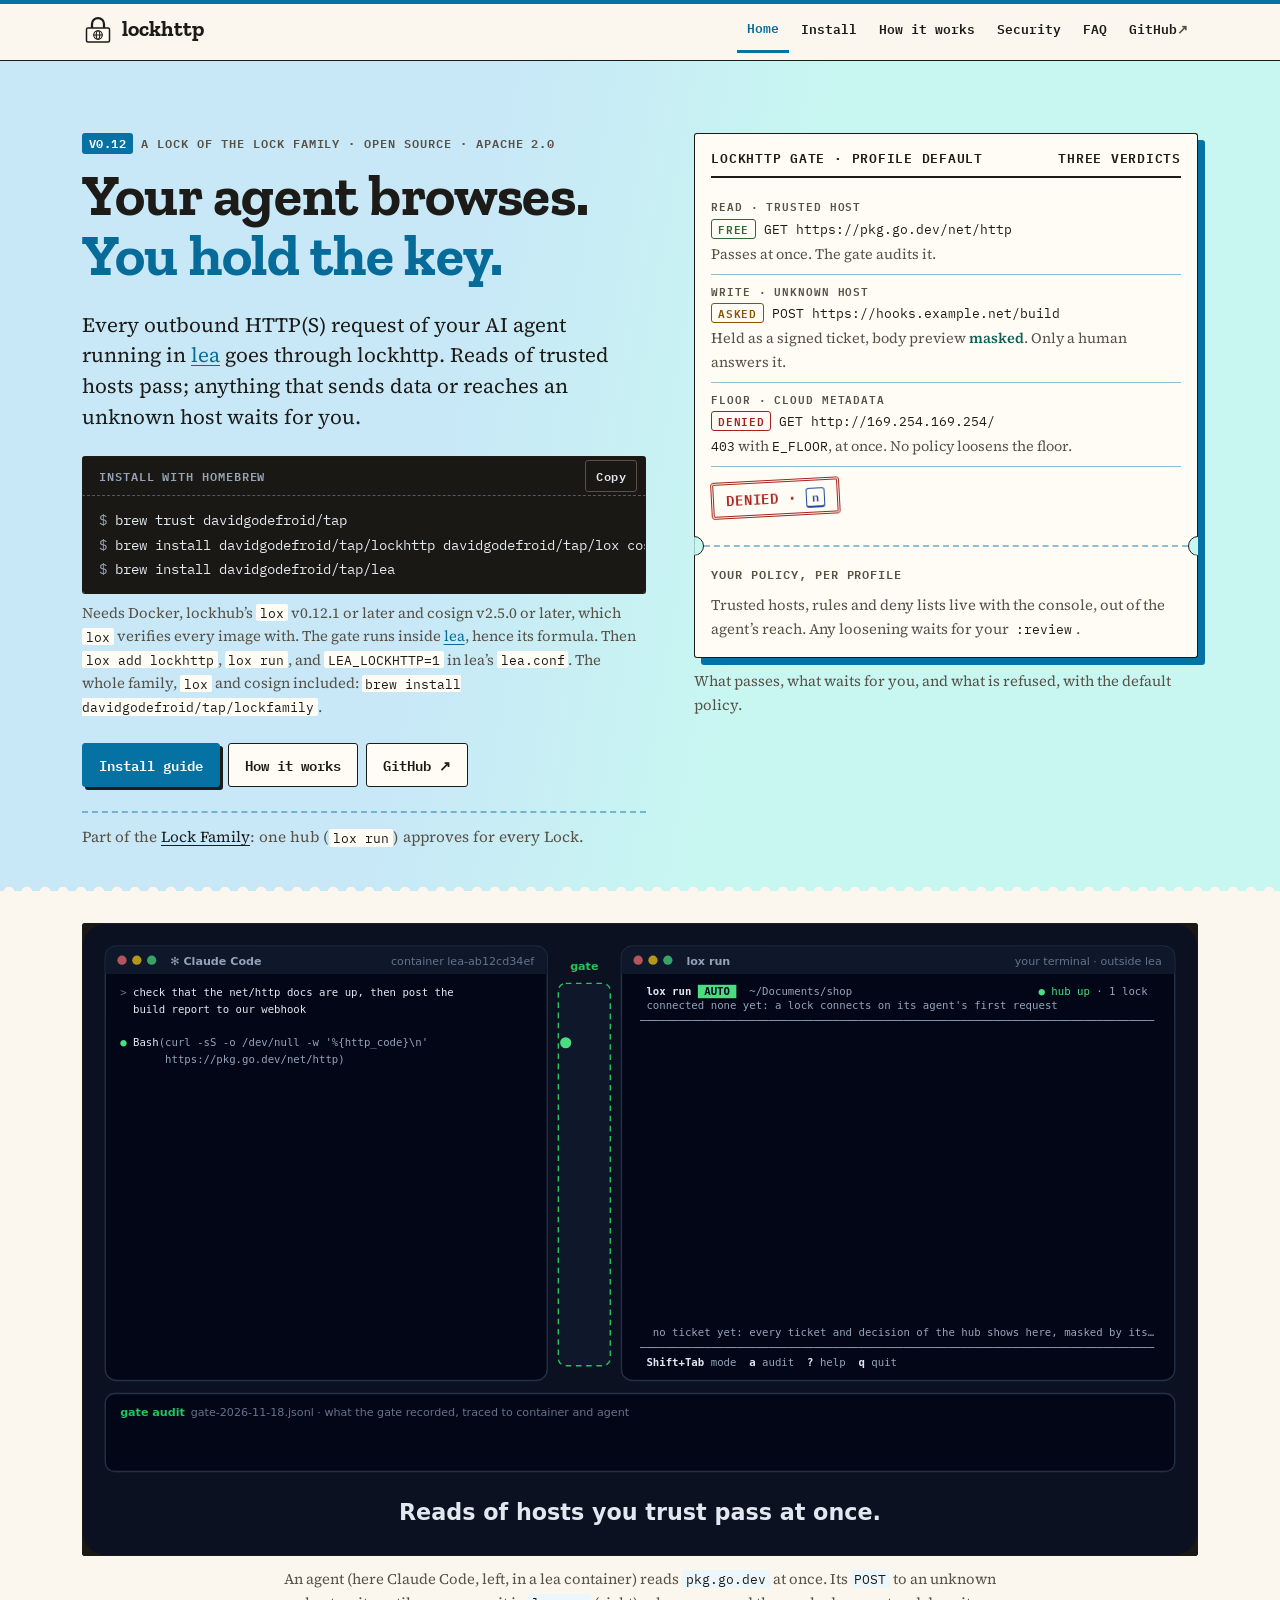
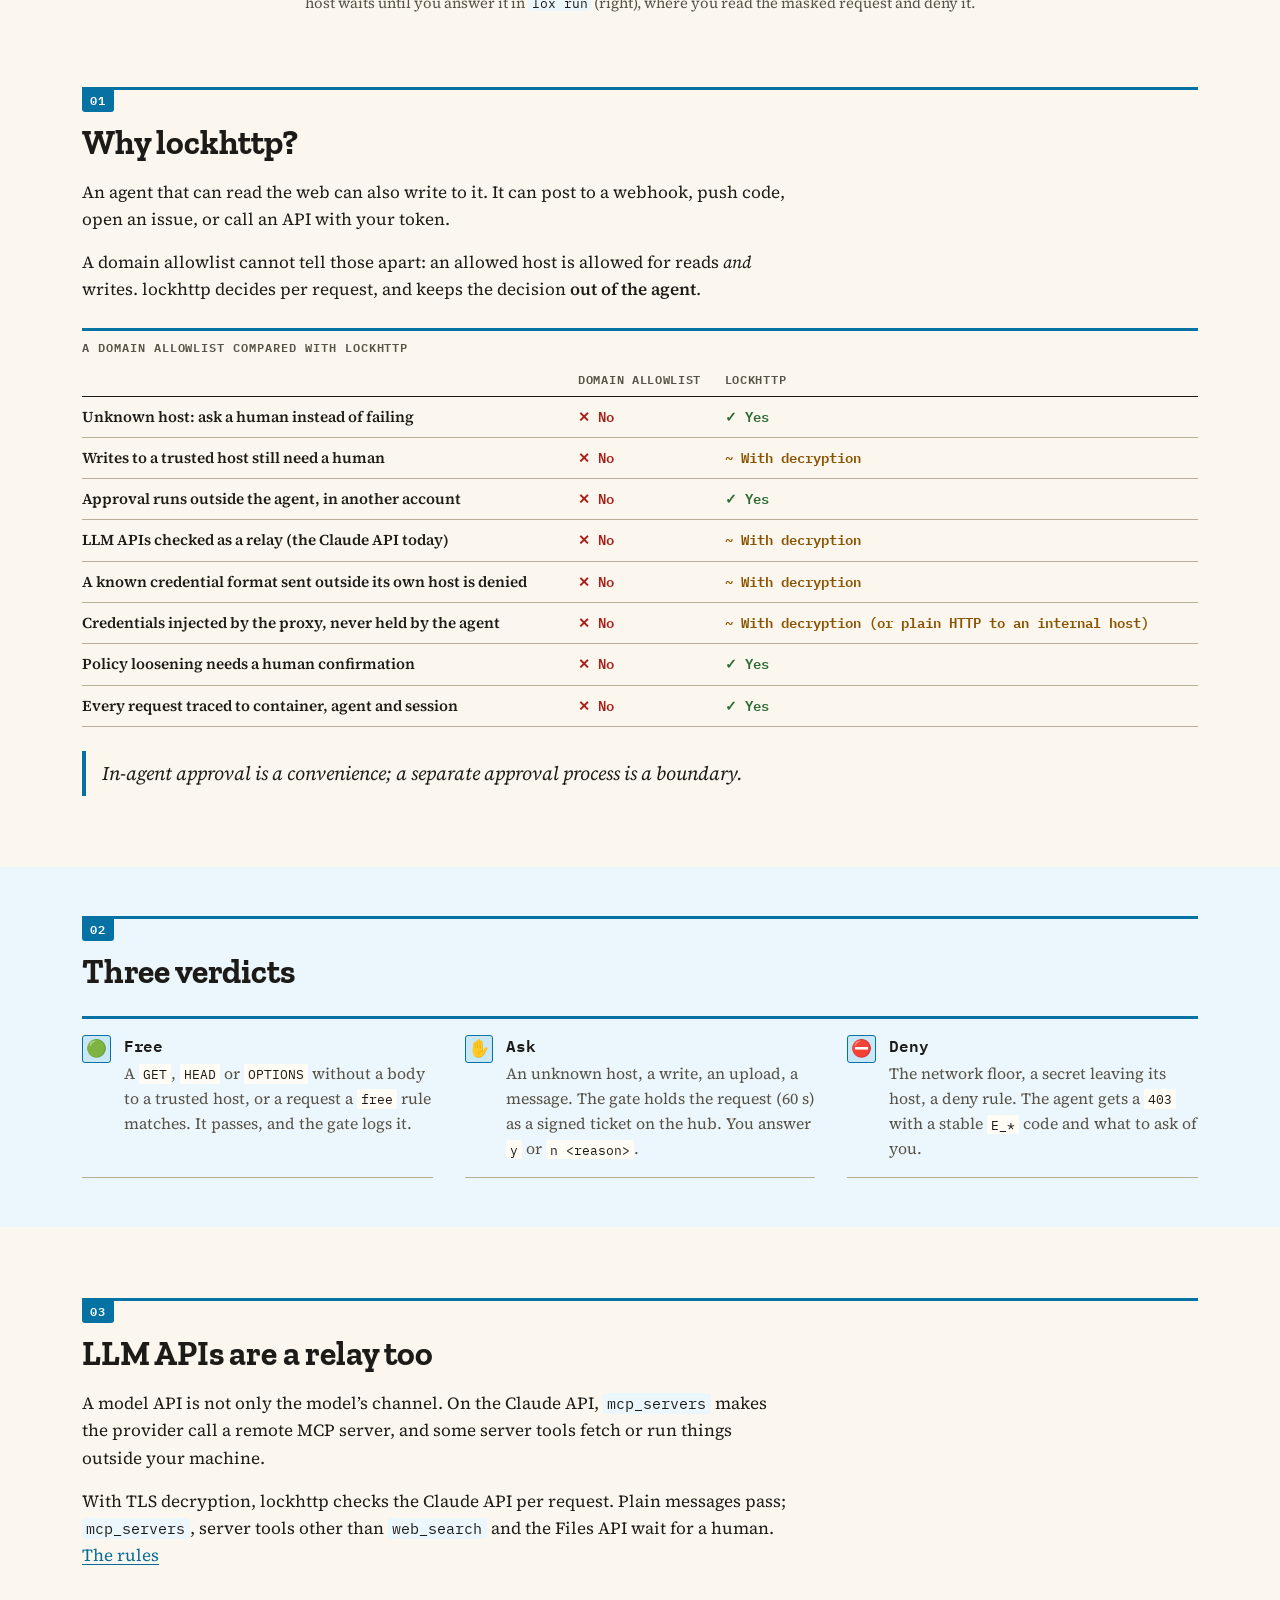
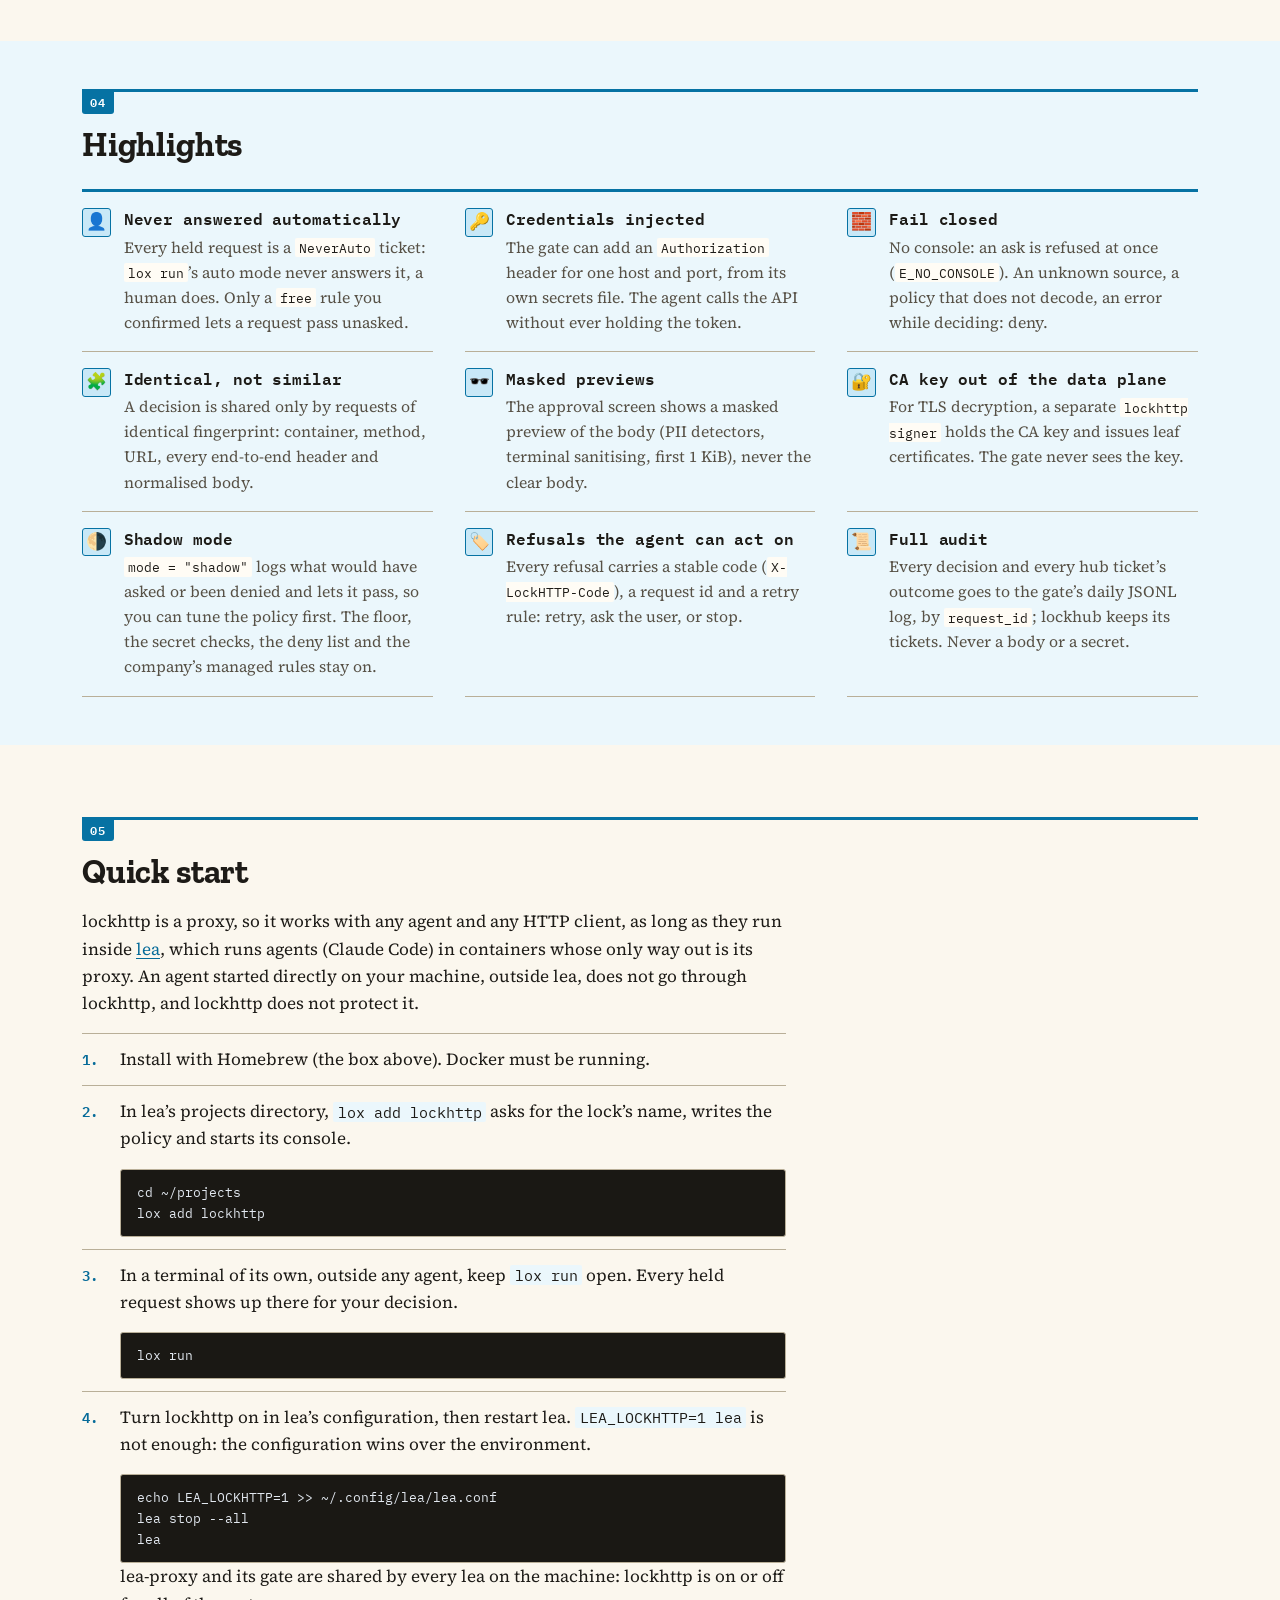
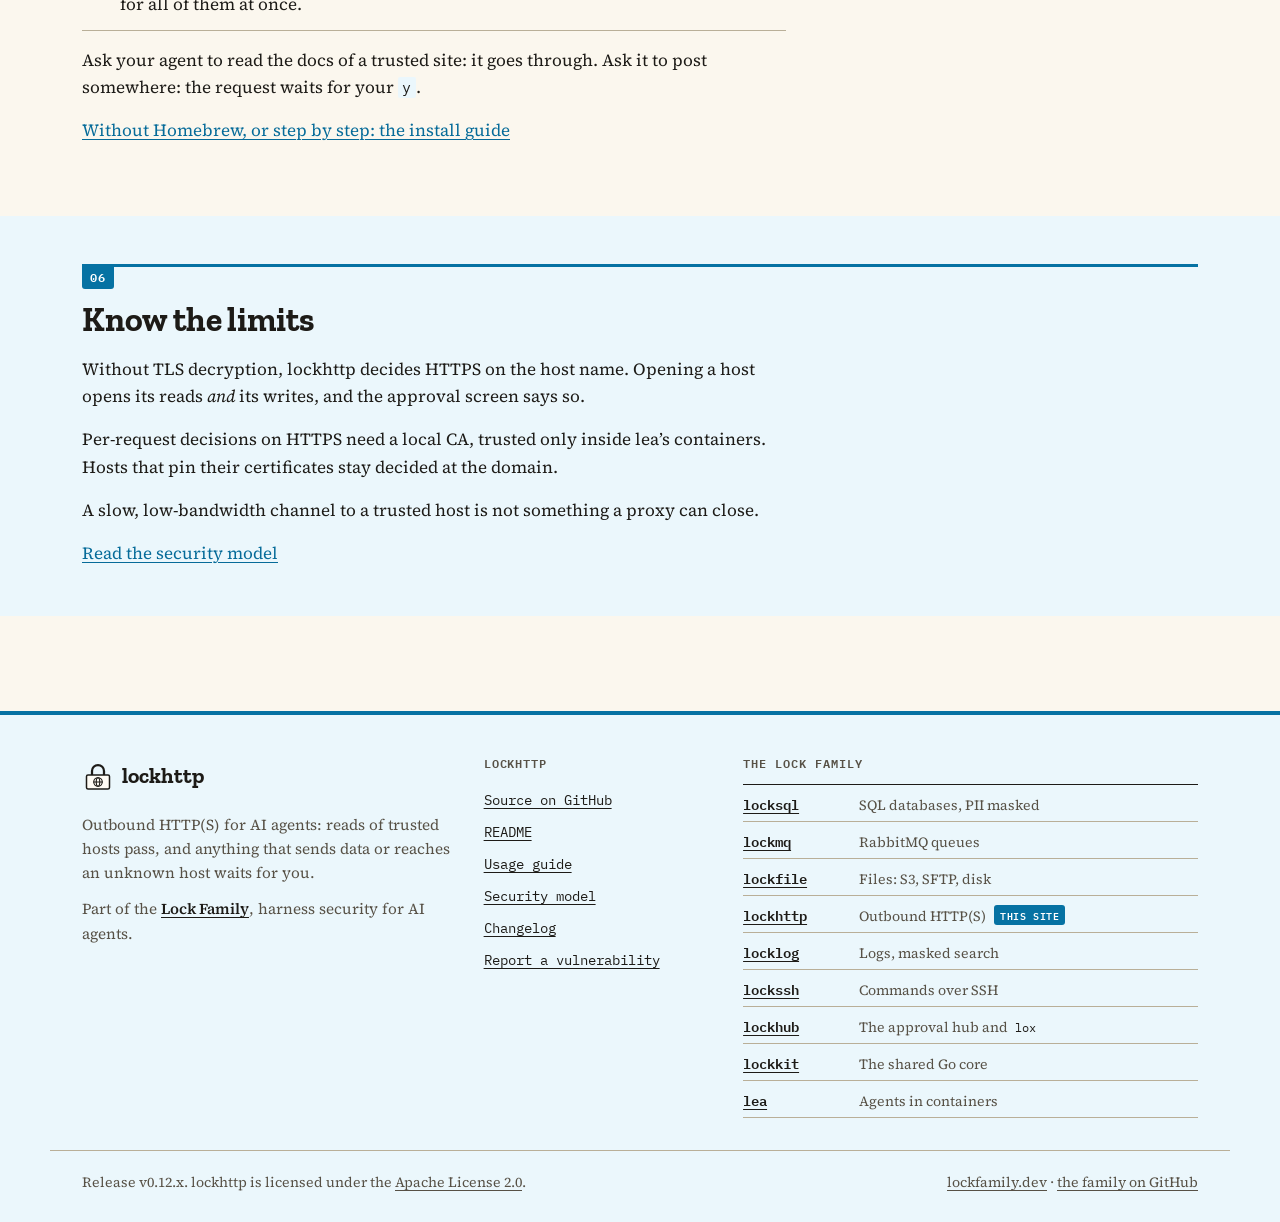
<file: site/index.html>
<!doctype html>
<html lang="en" data-accent="lockhttp">
<head>
  <meta charset="utf-8">
  <meta name="viewport" content="width=device-width, initial-scale=1">
  <title>lockhttp: your agent browses, you hold the key</title>
  <meta name="description" content="lockhttp is the proxy every outbound HTTP(S) request of an AI agent running in lea goes through: reads of trusted hosts pass, and anything that sends data or reaches an unknown host waits for your approval.">
  <meta name="color-scheme" content="light dark">
  <meta name="theme-color" content="#fbf7ee" media="(prefers-color-scheme: light)">
  <meta name="theme-color" content="#1f1d26" media="(prefers-color-scheme: dark)">
  <link rel="canonical" href="https://lockhttp.com/">
  <meta property="og:type" content="website">
  <meta property="og:site_name" content="lockhttp">
  <meta property="og:title" content="lockhttp: your agent browses, you hold the key">
  <meta property="og:description" content="lockhttp is the proxy every outbound HTTP(S) request of an AI agent running in lea goes through: reads of trusted hosts pass, and anything that sends data or reaches an unknown host waits for your approval.">
  <meta property="og:url" content="https://lockhttp.com/">
  <meta property="og:image" content="https://lockhttp.com/assets/og.png">
  <meta property="og:image:type" content="image/png">
  <meta property="og:image:width" content="1200">
  <meta property="og:image:height" content="630">
  <meta property="og:image:alt" content="lockhttp: your agent browses, you hold the key.">
  <meta property="og:locale" content="en_US">
  <meta name="twitter:card" content="summary_large_image">
  <meta name="twitter:title" content="lockhttp: your agent browses, you hold the key">
  <meta name="twitter:description" content="lockhttp is the proxy every outbound HTTP(S) request of an AI agent running in lea goes through: reads of trusted hosts pass, and anything that sends data or reaches an unknown host waits for your approval.">
  <meta name="twitter:image" content="https://lockhttp.com/assets/og.png">
  <meta name="twitter:image:alt" content="lockhttp: your agent browses, you hold the key.">
  <link rel="icon" href="assets/logo.svg" type="image/svg+xml">
  <link rel="apple-touch-icon" href="assets/apple-touch-icon.png">
  <link rel="preload" href="assets/fonts/zilla-slab-700.woff2" as="font" type="font/woff2" crossorigin>
  <link rel="preload" href="assets/fonts/source-serif-4-400.woff2" as="font" type="font/woff2" crossorigin>
  <link rel="stylesheet" href="assets/tokens.css">
  <link rel="stylesheet" href="assets/lock-site.css">
  <script src="assets/anchors.js" defer></script>
  <script src="assets/copy.js" defer></script>
</head>
<body>
  <a class="skip-link" href="#main">Skip to content</a>
  <header class="site-header">
    <div class="wrap">
      <a class="brand" href="./"><img src="assets/logo.svg" alt="" width="32" height="32"><span class="wordmark">lockhttp</span></a>
      <nav class="site-nav" aria-label="Main">
        <ul>
          <li><a href="./" aria-current="page">Home</a></li>
          <li><a href="install/">Install</a></li>
          <li><a href="how-it-works/">How it works</a></li>
          <li><a href="security/">Security</a></li>
          <li><a href="faq/">FAQ</a></li>
          <li><a href="https://github.com/DavidGodefroid/lockhttp">GitHub</a></li>
        </ul>
      </nav>
    </div>
  </header>
  <main id="main" tabindex="-1">
    <div class="wrap">

<section class="hero" aria-labelledby="hero-title">
  <div class="hero-text">
    <p class="eyebrow"><span class="badge">v0.12</span>A Lock of the Lock&nbsp;Family · open&nbsp;source · Apache&nbsp;2.0</p>
    <h1 id="hero-title">Your agent browses. <span class="key">You hold the key.</span></h1>
    <p class="lead">Every outbound HTTP(S) request of your AI agent running in <a href="https://github.com/DavidGodefroid/lea">lea</a> goes through lockhttp. Reads of trusted hosts pass; anything that sends data or reaches an unknown host waits for you.</p>
    <div class="install">
      <div class="install-head"><span>Install with Homebrew</span></div>
      <pre tabindex="0" aria-label="Install commands"><code><span class="cmd">brew trust davidgodefroid/tap</span>
<span class="cmd">brew install davidgodefroid/tap/lockhttp davidgodefroid/tap/lox cosign</span>
<span class="cmd">brew install davidgodefroid/tap/lea</span></code></pre>
      <p class="install-note">Needs Docker, lockhub’s <code>lox</code> v0.12.1 or later and cosign v2.5.0 or later, which <code>lox</code> verifies every image with. The gate runs inside <a href="https://github.com/DavidGodefroid/lea">lea</a>, hence its formula. Then <code>lox add lockhttp</code>, <code>lox run</code>, and <code>LEA_LOCKHTTP=1</code> in lea’s <code>lea.conf</code>. The whole family, <code>lox</code> and cosign included: <code>brew install davidgodefroid/tap/lockfamily</code>.</p>
    </div>
    <div class="actions">
      <a class="button primary" href="install/">Install guide</a>
      <a class="button" href="how-it-works/">How it works</a>
      <a class="button" href="https://github.com/DavidGodefroid/lockhttp">GitHub</a>
    </div>
    <p class="hub-line">Part of the <a href="https://lockfamily.dev">Lock Family</a>: one hub (<code>lox run</code>) approves for every Lock.</p>
  </div>
  <figure class="hero-aside ticket" aria-labelledby="ticket-caption">
    <div class="ticket-face">
      <p class="ticket-head"><span>lockhttp gate · profile default</span><span>three verdicts</span></p>
      <dl class="ticket-fields">
        <div class="wide"><dt>Read · trusted host</dt><dd><span class="status auto">free</span><code>GET https://pkg.go.dev/net/http</code><span class="note">Passes at once. The gate audits it.</span></dd></div>
        <div class="wide"><dt>Write · unknown host</dt><dd><span class="status asked">asked</span><code>POST https://hooks.example.net/build</code><span class="note">Held as a signed ticket, body preview <span class="masked">masked</span>. Only a human answers it.</span></dd></div>
        <div class="wide"><dt>Floor · cloud metadata</dt><dd><span class="status denied">denied</span><code>GET http://169.254.169.254/</code><span class="note"><code>403</code> with <code>E_FLOOR</code>, at once. No policy loosens the floor.</span></dd></div>
      </dl>
      <p class="stamp denied">Denied · <kbd>n</kbd></p>
    </div>
    <div class="ticket-stub">
      <p><span class="label">Your policy, per profile</span></p>
      <p>Trusted hosts, rules and deny lists live with the console, out of the agent’s reach. Any loosening waits for your <code>:review</code>.</p>
    </div>
    <figcaption id="ticket-caption">What passes, what waits for you, and what is refused, with the default policy.</figcaption>
  </figure>
</section>

<section class="demo-section" aria-labelledby="demo">
  <h2 id="demo" class="visually-hidden">See it run</h2>
  <figure class="demo">
    <div class="demo-frame" role="region" aria-label="Animated demo" tabindex="0">
      <img src="assets/demo.svg" alt="An agent (here Claude Code, in a lea container) fetches a page of pkg.go.dev, a trusted host: the lockhttp gate lets the GET through at once. It then POSTs a build report to hooks.example.net, an unknown host: the gate holds the request, and a question shows in lox run, in your own terminal. You press d to read the whole masked screen (the author's email shows as j***(23)), then n to deny; the agent gets a 403 E_DENIED, denied on the hub, and the gate's audit records both decisions." width="1200" height="680" aria-describedby="demo-caption">
    </div>
    <p class="demo-hint">Swipe sideways to see both terminals.</p>
    <figcaption id="demo-caption">An agent (here Claude Code, left, in a lea container) reads <code>pkg.go.dev</code> at once. Its <code>POST</code> to an unknown host waits until you answer it in <code>lox run</code> (right), where you read the masked request and deny it.</figcaption>
  </figure>
</section>

<section aria-labelledby="why">
  <h2 id="why">Why lockhttp?</h2>
  <div class="prose">
    <p>An agent that can read the web can also write to it. It can post to a webhook, push code, open an issue, or call an API with your token.</p>
    <p>A domain allowlist cannot tell those apart: an allowed host is allowed for reads <em>and</em> writes. lockhttp decides per request, and keeps the decision <strong>out of the agent</strong>.</p>
  </div>
<div class="table-wrap" role="region" aria-label="A domain allowlist compared with lockhttp" tabindex="0">
<table class="compare">
<caption>A domain allowlist compared with lockhttp</caption>
<thead><tr><th scope="col"><span class="visually-hidden">Property</span></th><th scope="col">Domain allowlist</th><th scope="col">lockhttp</th></tr></thead>
<tbody>
<tr><th scope="row">Unknown host: ask a human instead of failing</th><td class="no">No</td><td class="yes">Yes</td></tr>
<tr><th scope="row">Writes to a trusted host still need a human</th><td class="no">No</td><td class="partial">With decryption</td></tr>
<tr><th scope="row">Approval runs outside the agent, in another account</th><td class="no">No</td><td class="yes">Yes</td></tr>
<tr><th scope="row">LLM APIs checked as a relay (the Claude API today)</th><td class="no">No</td><td class="partial">With decryption</td></tr>
<tr><th scope="row">A known credential format sent outside its own host is denied</th><td class="no">No</td><td class="partial">With decryption</td></tr>
<tr><th scope="row">Credentials injected by the proxy, never held by the agent</th><td class="no">No</td><td class="partial">With decryption (or plain HTTP to an internal host)</td></tr>
<tr><th scope="row">Policy loosening needs a human confirmation</th><td class="no">No</td><td class="yes">Yes</td></tr>
<tr><th scope="row">Every request traced to container, agent and session</th><td class="no">No</td><td class="yes">Yes</td></tr>
</tbody>
</table>
</div>
  <blockquote><p>In-agent approval is a convenience; a separate approval process is a boundary.</p></blockquote>
</section>

<section aria-labelledby="verdicts">
  <h2 id="verdicts">Three verdicts</h2>
  <ul class="cards cols-3">
    <li><span class="icon" aria-hidden="true">🟢</span><h3>Free</h3><p>A <code>GET</code>, <code>HEAD</code> or <code>OPTIONS</code> without a body to a trusted host, or a request a <code>free</code> rule matches. It passes, and the gate logs it.</p></li>
    <li><span class="icon" aria-hidden="true">✋</span><h3>Ask</h3><p>An unknown host, a write, an upload, a message. The gate holds the request (60 s) as a signed ticket on the hub. You answer <code>y</code> or <code>n &lt;reason&gt;</code>.</p></li>
    <li><span class="icon" aria-hidden="true">⛔</span><h3>Deny</h3><p>The network floor, a secret leaving its host, a deny rule. The agent gets a <code>403</code> with a stable <code>E_*</code> code and what to ask of you.</p></li>
  </ul>
</section>

<section aria-labelledby="relay">
  <h2 id="relay">LLM APIs are a relay too</h2>
  <div class="prose">
    <p>A model API is not only the model’s channel. On the Claude API, <code>mcp_servers</code> makes the provider call a remote MCP server, and some server tools fetch or run things outside your machine.</p>
    <p>With TLS decryption, lockhttp checks the Claude API per request. Plain messages pass; <code>mcp_servers</code>, server tools other than <code>web_search</code> and the Files API wait for a human. <a href="how-it-works/#relay">The rules</a></p>
  </div>
</section>

<section aria-labelledby="highlights">
  <h2 id="highlights">Highlights</h2>
  <ul class="cards">
    <li><span class="icon" aria-hidden="true">👤</span><h3>Never answered automatically</h3><p>Every held request is a <code>NeverAuto</code> ticket: <code>lox run</code>’s auto mode never answers it, a human does. Only a <code>free</code> rule you confirmed lets a request pass unasked.</p></li>
    <li><span class="icon" aria-hidden="true">🔑</span><h3>Credentials injected</h3><p>The gate can add an <code>Authorization</code> header for one host and port, from its own secrets file. The agent calls the API without ever holding the token.</p></li>
    <li><span class="icon" aria-hidden="true">🧱</span><h3>Fail closed</h3><p>No console: an ask is refused at once (<code>E_NO_CONSOLE</code>). An unknown source, a policy that does not decode, an error while deciding: deny.</p></li>
    <li><span class="icon" aria-hidden="true">🧩</span><h3>Identical, not similar</h3><p>A decision is shared only by requests of identical fingerprint: container, method, URL, every end-to-end header and normalised body.</p></li>
    <li><span class="icon" aria-hidden="true">🕶️</span><h3>Masked previews</h3><p>The approval screen shows a masked preview of the body (PII detectors, terminal sanitising, first 1 KiB), never the clear body.</p></li>
    <li><span class="icon" aria-hidden="true">🔐</span><h3>CA key out of the data plane</h3><p>For TLS decryption, a separate <code>lockhttp signer</code> holds the CA key and issues leaf certificates. The gate never sees the key.</p></li>
    <li><span class="icon" aria-hidden="true">🌗</span><h3>Shadow mode</h3><p><code>mode = "shadow"</code> logs what would have asked or been denied and lets it pass, so you can tune the policy first. The floor, the secret checks, the deny list and the company’s managed rules stay on.</p></li>
    <li><span class="icon" aria-hidden="true">🏷️</span><h3>Refusals the agent can act on</h3><p>Every refusal carries a stable code (<code>X-LockHTTP-Code</code>), a request id and a retry rule: retry, ask the user, or stop.</p></li>
    <li><span class="icon" aria-hidden="true">📜</span><h3>Full audit</h3><p>Every decision and every hub ticket’s outcome goes to the gate’s daily JSONL log, by <code>request_id</code>; lockhub keeps its tickets. Never a body or a secret.</p></li>
  </ul>
</section>

<section aria-labelledby="quick-start">
  <h2 id="quick-start">Quick start</h2>
  <p class="prose">lockhttp is a proxy, so it works with any agent and any HTTP client, as long as they run inside <a href="https://github.com/DavidGodefroid/lea">lea</a>, which runs agents (Claude Code) in containers whose only way out is its proxy. An agent started directly on your machine, outside lea, does not go through lockhttp, and lockhttp does not protect it.</p>
  <ol class="steps prose">
    <li><p>Install with Homebrew (the box above). Docker must be running.</p></li>
    <li><p>In lea’s projects directory, <code>lox add lockhttp</code> asks for the lock’s name, writes the policy and starts its console.</p>
      <pre tabindex="0"><code>cd ~/projects
lox add lockhttp</code></pre></li>
    <li><p>In a terminal of its own, outside any agent, keep <code>lox run</code> open. Every held request shows up there for your decision.</p>
      <pre tabindex="0"><code>lox run</code></pre></li>
    <li><p>Turn lockhttp on in lea’s configuration, then restart lea. <code>LEA_LOCKHTTP=1 lea</code> is not enough: the configuration wins over the environment.</p>
      <pre tabindex="0"><code>echo LEA_LOCKHTTP=1 &gt;&gt; ~/.config/lea/lea.conf
lea stop --all
lea</code></pre>
      <p>lea-proxy and its gate are shared by every lea on the machine: lockhttp is on or off for all of them at once.</p></li>
  </ol>
  <div class="prose">
    <p>Ask your agent to read the docs of a trusted site: it goes through. Ask it to post somewhere: the request waits for your <code>y</code>.</p>
    <p><a href="install/">Without Homebrew, or step by step: the install guide</a></p>
  </div>
</section>

<section aria-labelledby="limits">
  <h2 id="limits">Know the limits</h2>
  <div class="prose">
    <p>Without TLS decryption, lockhttp decides HTTPS on the host name. Opening a host opens its reads <em>and</em> its writes, and the approval screen says so.</p>
    <p>Per-request decisions on HTTPS need a local CA, trusted only inside lea’s containers. Hosts that pin their certificates stay decided at the domain.</p>
    <p>A slow, low-bandwidth channel to a trusted host is not something a proxy can close.</p>
    <p><a href="security/">Read the security model</a></p>
  </div>
</section>

    </div>
  </main>
  <footer class="site-footer">
    <div class="wrap footer-grid">
      <div class="footer-about">
        <a class="brand" href="./"><img src="assets/logo.svg" alt="" width="32" height="32"><span class="wordmark">lockhttp</span></a>
        <p>Outbound HTTP(S) for AI agents: reads of trusted hosts pass, and anything that sends data or reaches an unknown host waits for you.</p>
        <p class="family-link">Part of the <a href="https://lockfamily.dev">Lock Family</a>, harness security for AI agents.</p>
      </div>
      <nav aria-labelledby="footer-lock">
        <h2 id="footer-lock">lockhttp</h2>
        <ul>
          <li><a href="https://github.com/DavidGodefroid/lockhttp">Source on GitHub</a></li>
          <li><a href="https://github.com/DavidGodefroid/lockhttp/blob/main/README.md">README</a></li>
          <li><a href="https://github.com/DavidGodefroid/lockhttp/blob/main/docs/usage.md">Usage guide</a></li>
          <li><a href="https://github.com/DavidGodefroid/lockhttp/blob/main/docs/security-model.md">Security model</a></li>
          <li><a href="https://github.com/DavidGodefroid/lockhttp/blob/main/CHANGELOG.md">Changelog</a></li>
          <li><a href="https://github.com/DavidGodefroid/lockhttp/blob/main/SECURITY.md">Report a vulnerability</a></li>
        </ul>
      </nav>
      <nav class="family-strip" aria-labelledby="footer-family">
        <h2 id="footer-family">The Lock Family</h2>
        <ul>
          <li data-lock="locksql"><a href="https://github.com/DavidGodefroid/locksql">locksql</a><span>SQL databases, PII masked</span></li>
          <li data-lock="lockmq"><a href="https://github.com/DavidGodefroid/lockmq">lockmq</a><span>RabbitMQ queues</span></li>
          <li data-lock="lockfile"><a href="https://github.com/DavidGodefroid/lockfile">lockfile</a><span>Files: S3, SFTP, disk</span></li>
          <li data-lock="lockhttp" aria-current="true"><a href="https://github.com/DavidGodefroid/lockhttp">lockhttp</a><span>Outbound HTTP(S)</span></li>
          <li data-lock="locklog"><a href="https://github.com/DavidGodefroid/locklog">locklog</a><span>Logs, masked search</span></li>
          <li data-lock="lockssh"><a href="https://github.com/DavidGodefroid/lockssh">lockssh</a><span>Commands over SSH</span></li>
          <li data-lock="lockhub"><a href="https://github.com/DavidGodefroid/lockhub">lockhub</a><span>The approval hub and <code>lox</code></span></li>
          <li data-lock="lockkit"><a href="https://github.com/DavidGodefroid/lockkit">lockkit</a><span>The shared Go core</span></li>
          <li data-lock="lea"><a href="https://github.com/DavidGodefroid/lea">lea</a><span>Agents in containers</span></li>
        </ul>
      </nav>
    </div>
    <div class="wrap footer-bottom">
      <p>Release v0.12.x. lockhttp is licensed under the <a href="https://github.com/DavidGodefroid/lockhttp/blob/main/LICENSE">Apache License 2.0</a>.</p>
      <p><a href="https://lockfamily.dev">lockfamily.dev</a> · <a href="https://github.com/DavidGodefroid/lockfamily">the family on GitHub</a></p>
    </div>
  </footer>
</body>
</html>
</file>
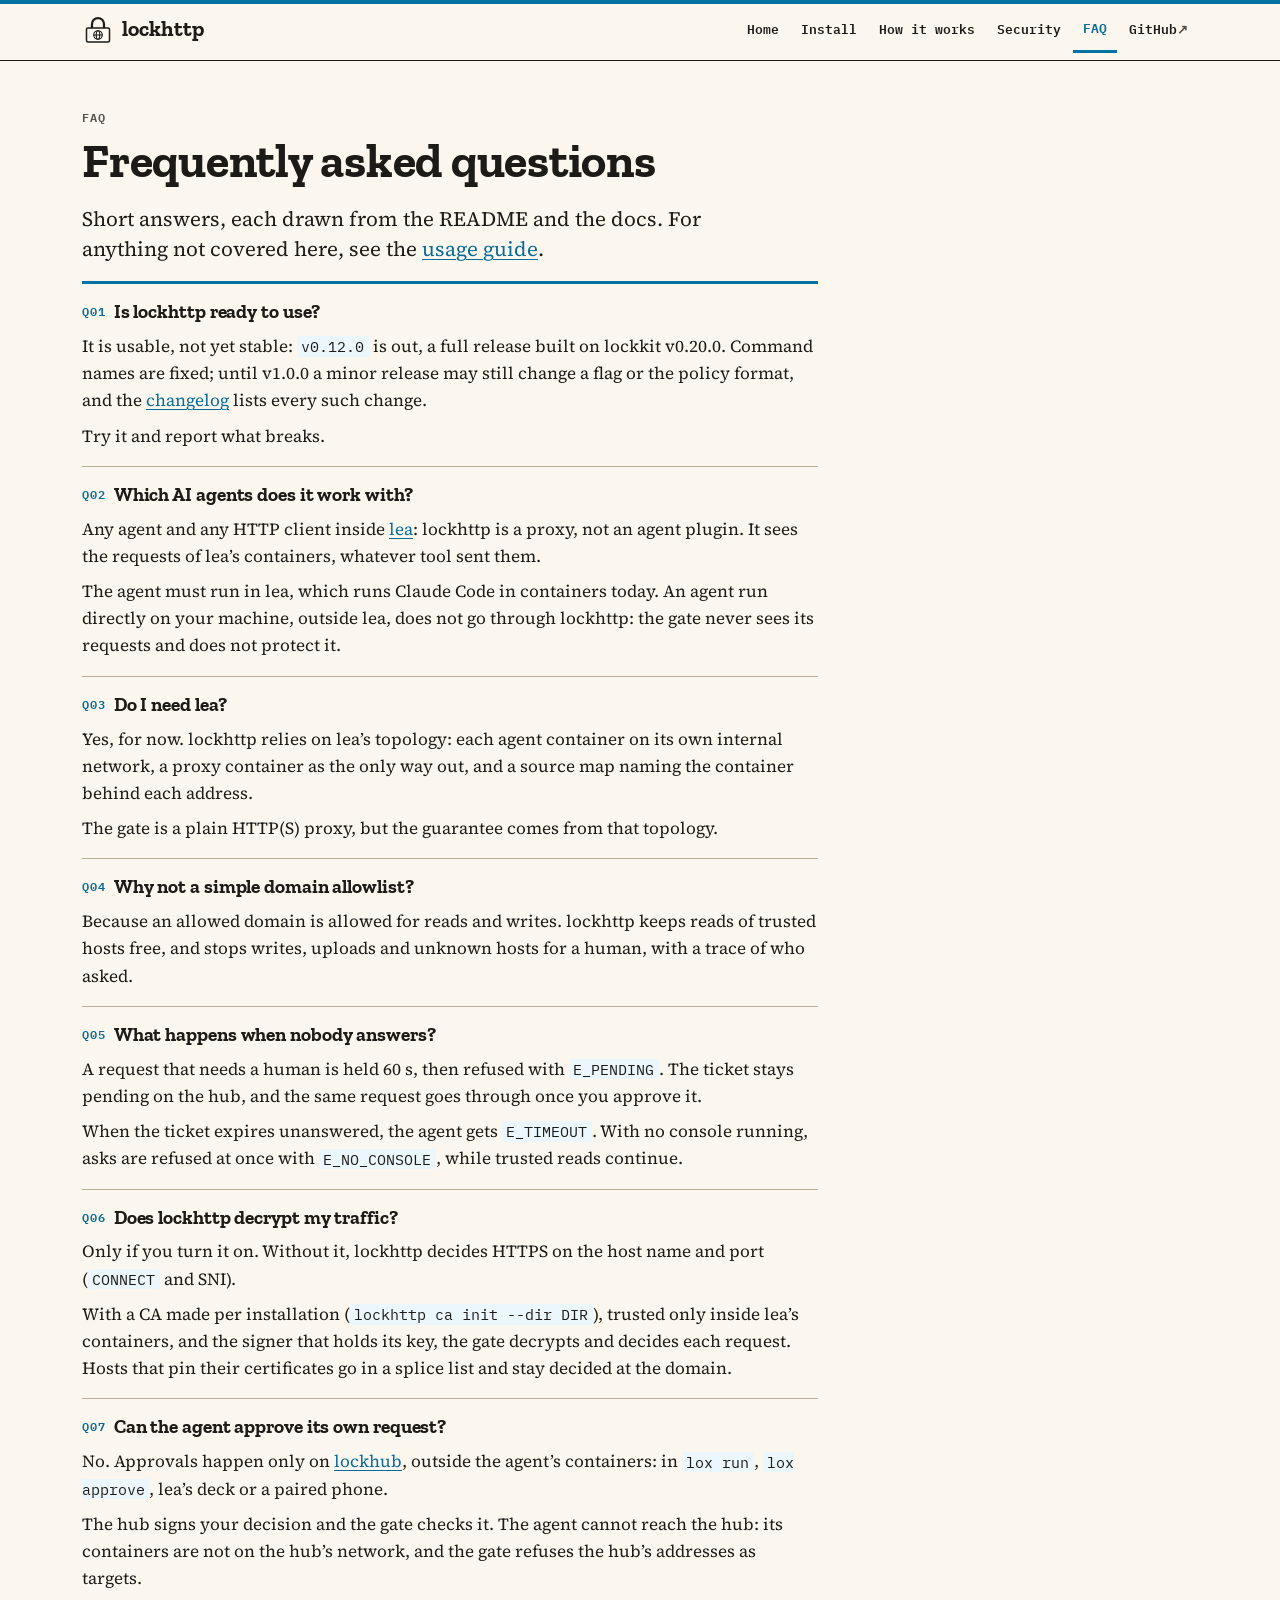
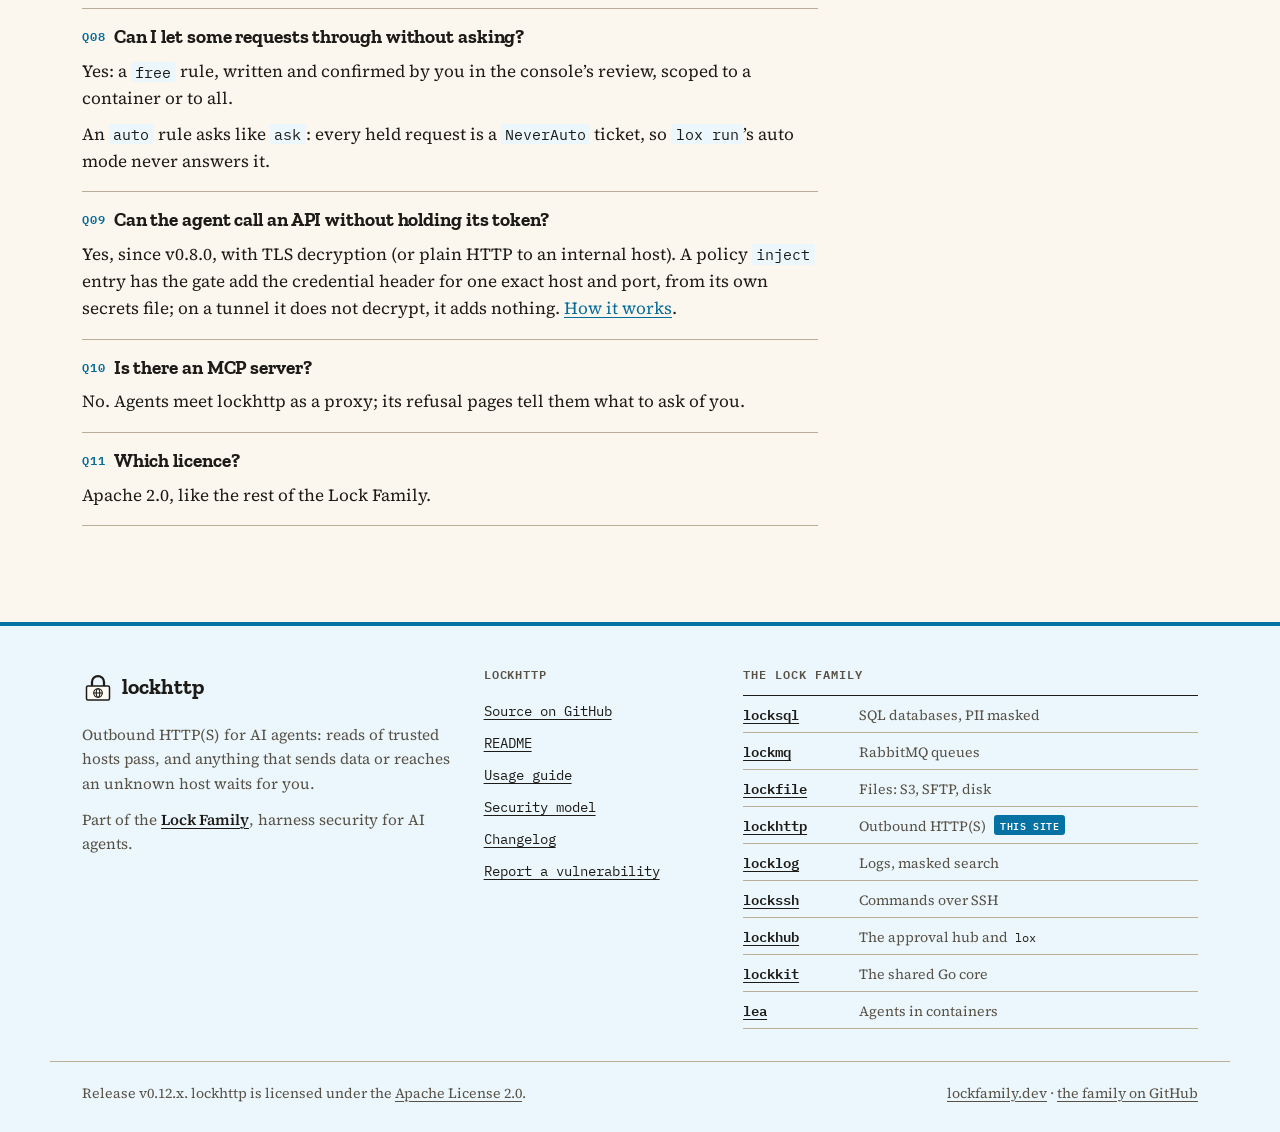
<file: site/faq/index.html>
<!doctype html>
<html lang="en" data-accent="lockhttp">
<head>
  <meta charset="utf-8">
  <meta name="viewport" content="width=device-width, initial-scale=1">
  <title>lockhttp FAQ</title>
  <meta name="description" content="Short answers about lockhttp: lea, agents, allowlists, unanswered requests, TLS decryption, self-approval, free rules, credentials and the licence.">
  <meta name="color-scheme" content="light dark">
  <meta name="theme-color" content="#fbf7ee" media="(prefers-color-scheme: light)">
  <meta name="theme-color" content="#1f1d26" media="(prefers-color-scheme: dark)">
  <link rel="canonical" href="https://lockhttp.com/faq/">
  <meta property="og:type" content="website">
  <meta property="og:site_name" content="lockhttp">
  <meta property="og:title" content="lockhttp FAQ">
  <meta property="og:description" content="Short answers about lockhttp: lea, agents, allowlists, unanswered requests, TLS decryption, self-approval, free rules, credentials and the licence.">
  <meta property="og:url" content="https://lockhttp.com/faq/">
  <meta property="og:image" content="https://lockhttp.com/assets/og.png">
  <meta property="og:image:type" content="image/png">
  <meta property="og:image:width" content="1200">
  <meta property="og:image:height" content="630">
  <meta property="og:image:alt" content="lockhttp: your agent browses, you hold the key.">
  <meta property="og:locale" content="en_US">
  <meta name="twitter:card" content="summary_large_image">
  <meta name="twitter:title" content="lockhttp FAQ">
  <meta name="twitter:description" content="Short answers about lockhttp: lea, agents, allowlists, unanswered requests, TLS decryption, self-approval, free rules, credentials and the licence.">
  <meta name="twitter:image" content="https://lockhttp.com/assets/og.png">
  <meta name="twitter:image:alt" content="lockhttp: your agent browses, you hold the key.">
  <link rel="icon" href="../assets/logo.svg" type="image/svg+xml">
  <link rel="apple-touch-icon" href="../assets/apple-touch-icon.png">
  <link rel="preload" href="../assets/fonts/zilla-slab-700.woff2" as="font" type="font/woff2" crossorigin>
  <link rel="preload" href="../assets/fonts/source-serif-4-400.woff2" as="font" type="font/woff2" crossorigin>
  <link rel="stylesheet" href="../assets/tokens.css">
  <link rel="stylesheet" href="../assets/lock-site.css">
  <script src="../assets/anchors.js" defer></script>
  <script src="../assets/copy.js" defer></script>
</head>
<body>
  <a class="skip-link" href="#main">Skip to content</a>
  <header class="site-header">
    <div class="wrap">
      <a class="brand" href="../"><img src="../assets/logo.svg" alt="" width="32" height="32"><span class="wordmark">lockhttp</span></a>
      <nav class="site-nav" aria-label="Main">
        <ul>
          <li><a href="../">Home</a></li>
          <li><a href="../install/">Install</a></li>
          <li><a href="../how-it-works/">How it works</a></li>
          <li><a href="../security/">Security</a></li>
          <li><a href="../faq/" aria-current="page">FAQ</a></li>
          <li><a href="https://github.com/DavidGodefroid/lockhttp">GitHub</a></li>
        </ul>
      </nav>
    </div>
  </header>
  <main id="main" tabindex="-1">
    <div class="wrap">

<p class="eyebrow">FAQ</p>
<h1>Frequently asked questions</h1>
<p class="lead prose">Short answers, each drawn from the README and the docs. For anything not covered here, see the <a href="https://github.com/DavidGodefroid/lockhttp/blob/main/docs/usage.md">usage guide</a>.</p>
<div class="faq prose">
<section aria-labelledby="ready">
  <h2 id="ready">Is lockhttp ready to use?</h2>
  <p>It is usable, not yet stable: <code>v0.12.0</code> is out, a full release built on lockkit v0.20.0. Command names are fixed; until v1.0.0 a minor release may still change a flag or the policy format, and the <a href="https://github.com/DavidGodefroid/lockhttp/blob/main/CHANGELOG.md">changelog</a> lists every such change.</p>
  <p>Try it and report what breaks.</p>
</section>
<section aria-labelledby="agents">
  <h2 id="agents">Which AI agents does it work with?</h2>
  <p>Any agent and any HTTP client inside <a href="https://github.com/DavidGodefroid/lea">lea</a>: lockhttp is a proxy, not an agent plugin. It sees the requests of lea’s containers, whatever tool sent them.</p>
  <p>The agent must run in lea, which runs Claude Code in containers today. An agent run directly on your machine, outside lea, does not go through lockhttp: the gate never sees its requests and does not protect it.</p>
</section>
<section aria-labelledby="lea">
  <h2 id="lea">Do I need lea?</h2>
  <p>Yes, for now. lockhttp relies on lea’s topology: each agent container on its own internal network, a proxy container as the only way out, and a source map naming the container behind each address.</p>
  <p>The gate is a plain HTTP(S) proxy, but the guarantee comes from that topology.</p>
</section>
<section aria-labelledby="allowlist">
  <h2 id="allowlist">Why not a simple domain allowlist?</h2>
  <p>Because an allowed domain is allowed for reads and writes. lockhttp keeps reads of trusted hosts free, and stops writes, uploads and unknown hosts for a human, with a trace of who asked.</p>
</section>
<section aria-labelledby="unanswered">
  <h2 id="unanswered">What happens when nobody answers?</h2>
  <p>A request that needs a human is held 60 s, then refused with <code>E_PENDING</code>. The ticket stays pending on the hub, and the same request goes through once you approve it.</p>
  <p>When the ticket expires unanswered, the agent gets <code>E_TIMEOUT</code>. With no console running, asks are refused at once with <code>E_NO_CONSOLE</code>, while trusted reads continue.</p>
</section>
<section aria-labelledby="decrypt">
  <h2 id="decrypt">Does lockhttp decrypt my traffic?</h2>
  <p>Only if you turn it on. Without it, lockhttp decides HTTPS on the host name and port (<code>CONNECT</code> and SNI).</p>
  <p>With a CA made per installation (<code>lockhttp ca init --dir DIR</code>), trusted only inside lea’s containers, and the signer that holds its key, the gate decrypts and decides each request. Hosts that pin their certificates go in a splice list and stay decided at the domain.</p>
</section>
<section aria-labelledby="self">
  <h2 id="self">Can the agent approve its own request?</h2>
  <p>No. Approvals happen only on <a href="https://github.com/DavidGodefroid/lockhub">lockhub</a>, outside the agent’s containers: in <code>lox run</code>, <code>lox approve</code>, lea’s deck or a paired phone.</p>
  <p>The hub signs your decision and the gate checks it. The agent cannot reach the hub: its containers are not on the hub’s network, and the gate refuses the hub’s addresses as targets.</p>
</section>
<section aria-labelledby="free">
  <h2 id="free">Can I let some requests through without asking?</h2>
  <p>Yes: a <code>free</code> rule, written and confirmed by you in the console’s review, scoped to a container or to all.</p>
  <p>An <code>auto</code> rule asks like <code>ask</code>: every held request is a <code>NeverAuto</code> ticket, so <code>lox run</code>’s auto mode never answers it.</p>
</section>
<section aria-labelledby="tokens">
  <h2 id="tokens">Can the agent call an API without holding its token?</h2>
  <p>Yes, since v0.8.0, with TLS decryption (or plain HTTP to an internal host). A policy <code>inject</code> entry has the gate add the credential header for one exact host and port, from its own secrets file; on a tunnel it does not decrypt, it adds nothing. <a href="../how-it-works/#inject">How it works</a>.</p>
</section>
<section aria-labelledby="mcp">
  <h2 id="mcp">Is there an MCP server?</h2>
  <p>No. Agents meet lockhttp as a proxy; its refusal pages tell them what to ask of you.</p>
</section>
<section aria-labelledby="licence">
  <h2 id="licence">Which licence?</h2>
  <p>Apache 2.0, like the rest of the Lock Family.</p>
</section>
</div>

    </div>
  </main>
  <footer class="site-footer">
    <div class="wrap footer-grid">
      <div class="footer-about">
        <a class="brand" href="../"><img src="../assets/logo.svg" alt="" width="32" height="32"><span class="wordmark">lockhttp</span></a>
        <p>Outbound HTTP(S) for AI agents: reads of trusted hosts pass, and anything that sends data or reaches an unknown host waits for you.</p>
        <p class="family-link">Part of the <a href="https://lockfamily.dev">Lock Family</a>, harness security for AI agents.</p>
      </div>
      <nav aria-labelledby="footer-lock">
        <h2 id="footer-lock">lockhttp</h2>
        <ul>
          <li><a href="https://github.com/DavidGodefroid/lockhttp">Source on GitHub</a></li>
          <li><a href="https://github.com/DavidGodefroid/lockhttp/blob/main/README.md">README</a></li>
          <li><a href="https://github.com/DavidGodefroid/lockhttp/blob/main/docs/usage.md">Usage guide</a></li>
          <li><a href="https://github.com/DavidGodefroid/lockhttp/blob/main/docs/security-model.md">Security model</a></li>
          <li><a href="https://github.com/DavidGodefroid/lockhttp/blob/main/CHANGELOG.md">Changelog</a></li>
          <li><a href="https://github.com/DavidGodefroid/lockhttp/blob/main/SECURITY.md">Report a vulnerability</a></li>
        </ul>
      </nav>
      <nav class="family-strip" aria-labelledby="footer-family">
        <h2 id="footer-family">The Lock Family</h2>
        <ul>
          <li data-lock="locksql"><a href="https://github.com/DavidGodefroid/locksql">locksql</a><span>SQL databases, PII masked</span></li>
          <li data-lock="lockmq"><a href="https://github.com/DavidGodefroid/lockmq">lockmq</a><span>RabbitMQ queues</span></li>
          <li data-lock="lockfile"><a href="https://github.com/DavidGodefroid/lockfile">lockfile</a><span>Files: S3, SFTP, disk</span></li>
          <li data-lock="lockhttp" aria-current="true"><a href="https://github.com/DavidGodefroid/lockhttp">lockhttp</a><span>Outbound HTTP(S)</span></li>
          <li data-lock="locklog"><a href="https://github.com/DavidGodefroid/locklog">locklog</a><span>Logs, masked search</span></li>
          <li data-lock="lockssh"><a href="https://github.com/DavidGodefroid/lockssh">lockssh</a><span>Commands over SSH</span></li>
          <li data-lock="lockhub"><a href="https://github.com/DavidGodefroid/lockhub">lockhub</a><span>The approval hub and <code>lox</code></span></li>
          <li data-lock="lockkit"><a href="https://github.com/DavidGodefroid/lockkit">lockkit</a><span>The shared Go core</span></li>
          <li data-lock="lea"><a href="https://github.com/DavidGodefroid/lea">lea</a><span>Agents in containers</span></li>
        </ul>
      </nav>
    </div>
    <div class="wrap footer-bottom">
      <p>Release v0.12.x. lockhttp is licensed under the <a href="https://github.com/DavidGodefroid/lockhttp/blob/main/LICENSE">Apache License 2.0</a>.</p>
      <p><a href="https://lockfamily.dev">lockfamily.dev</a> · <a href="https://github.com/DavidGodefroid/lockfamily">the family on GitHub</a></p>
    </div>
  </footer>
</body>
</html>
</file>
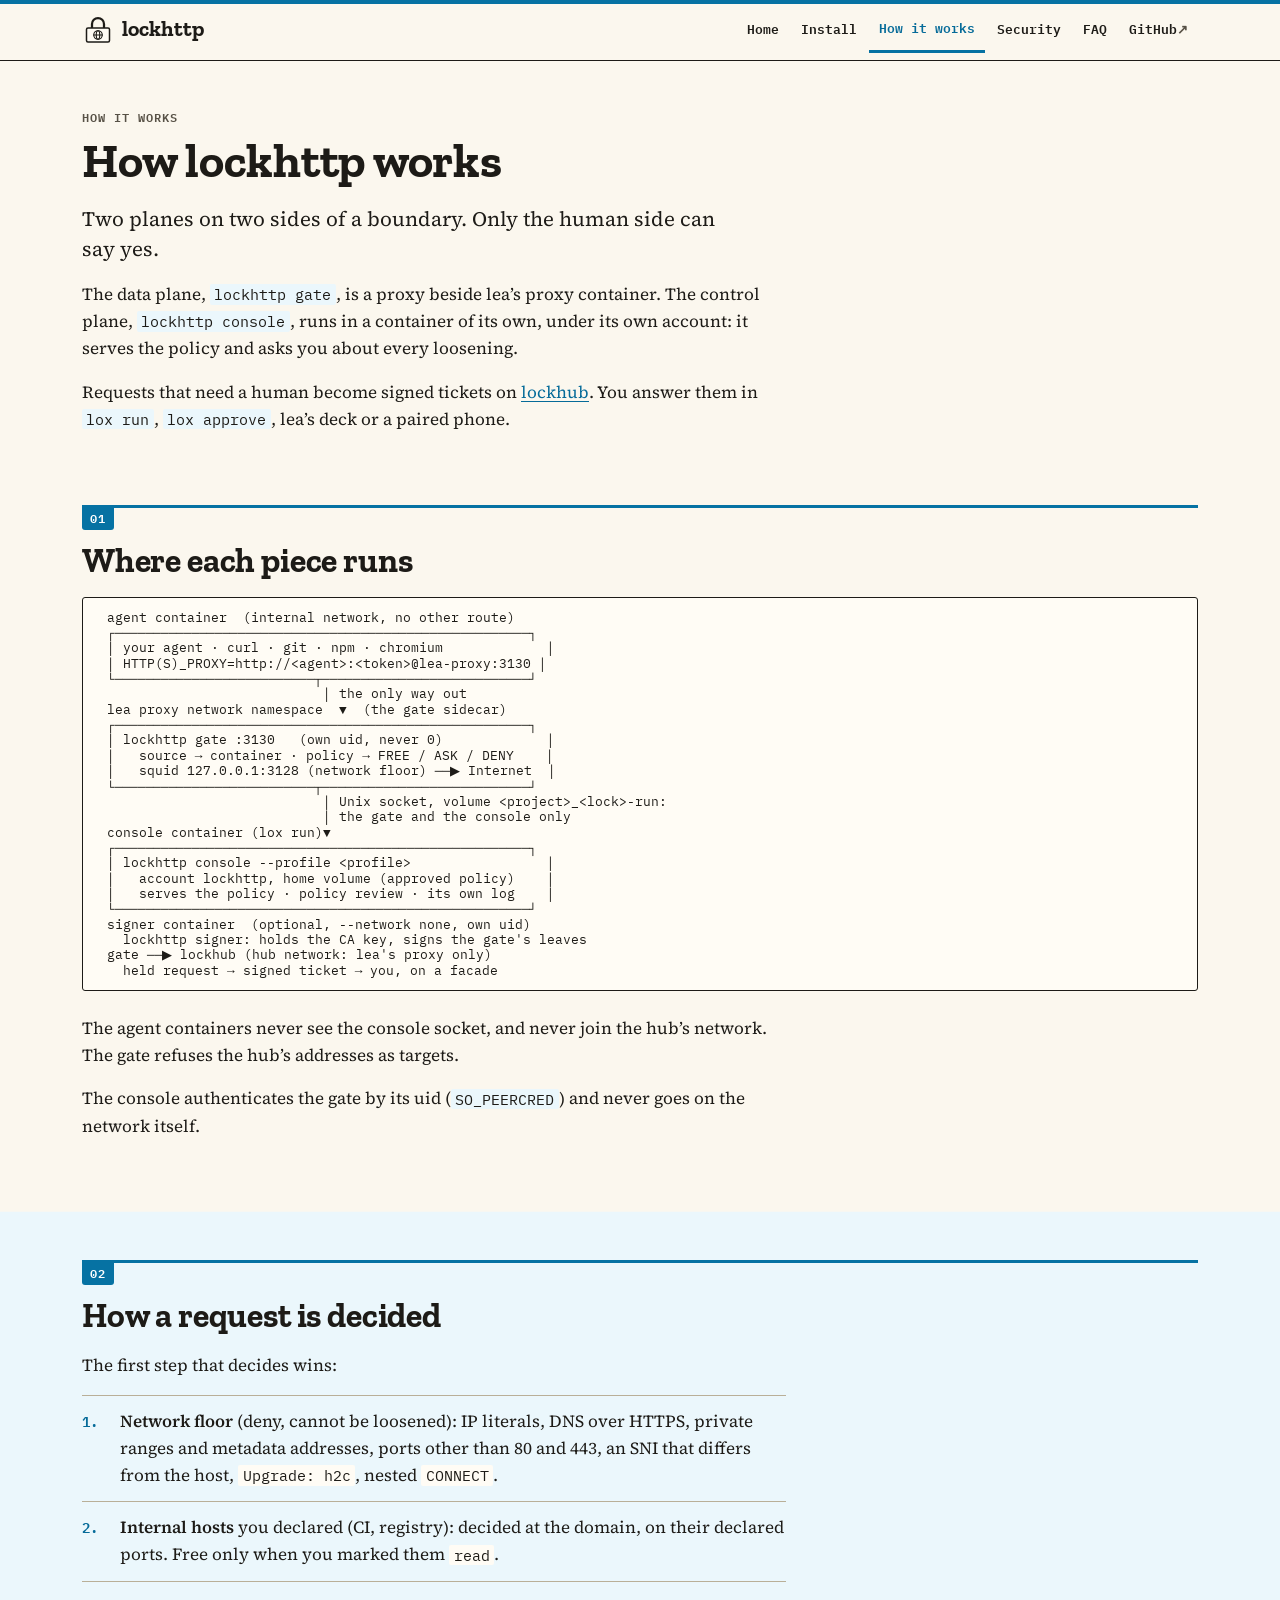
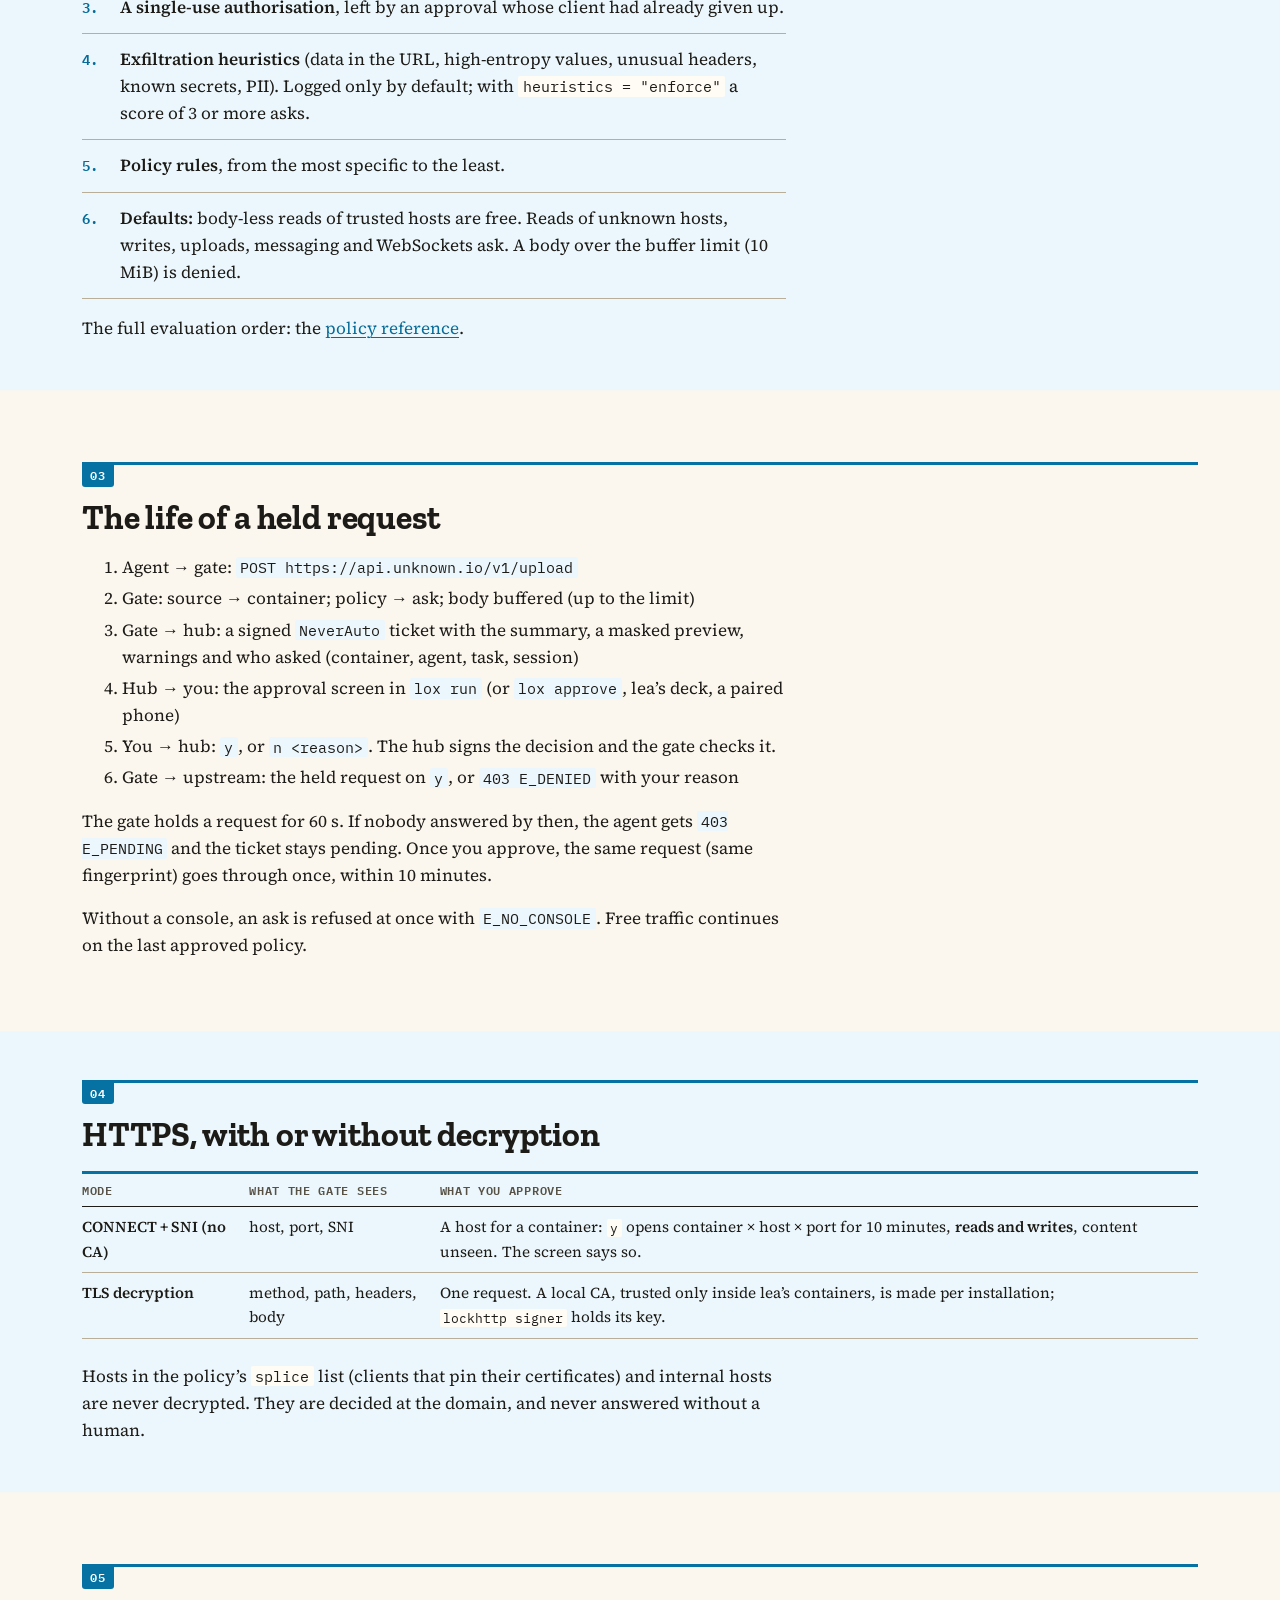
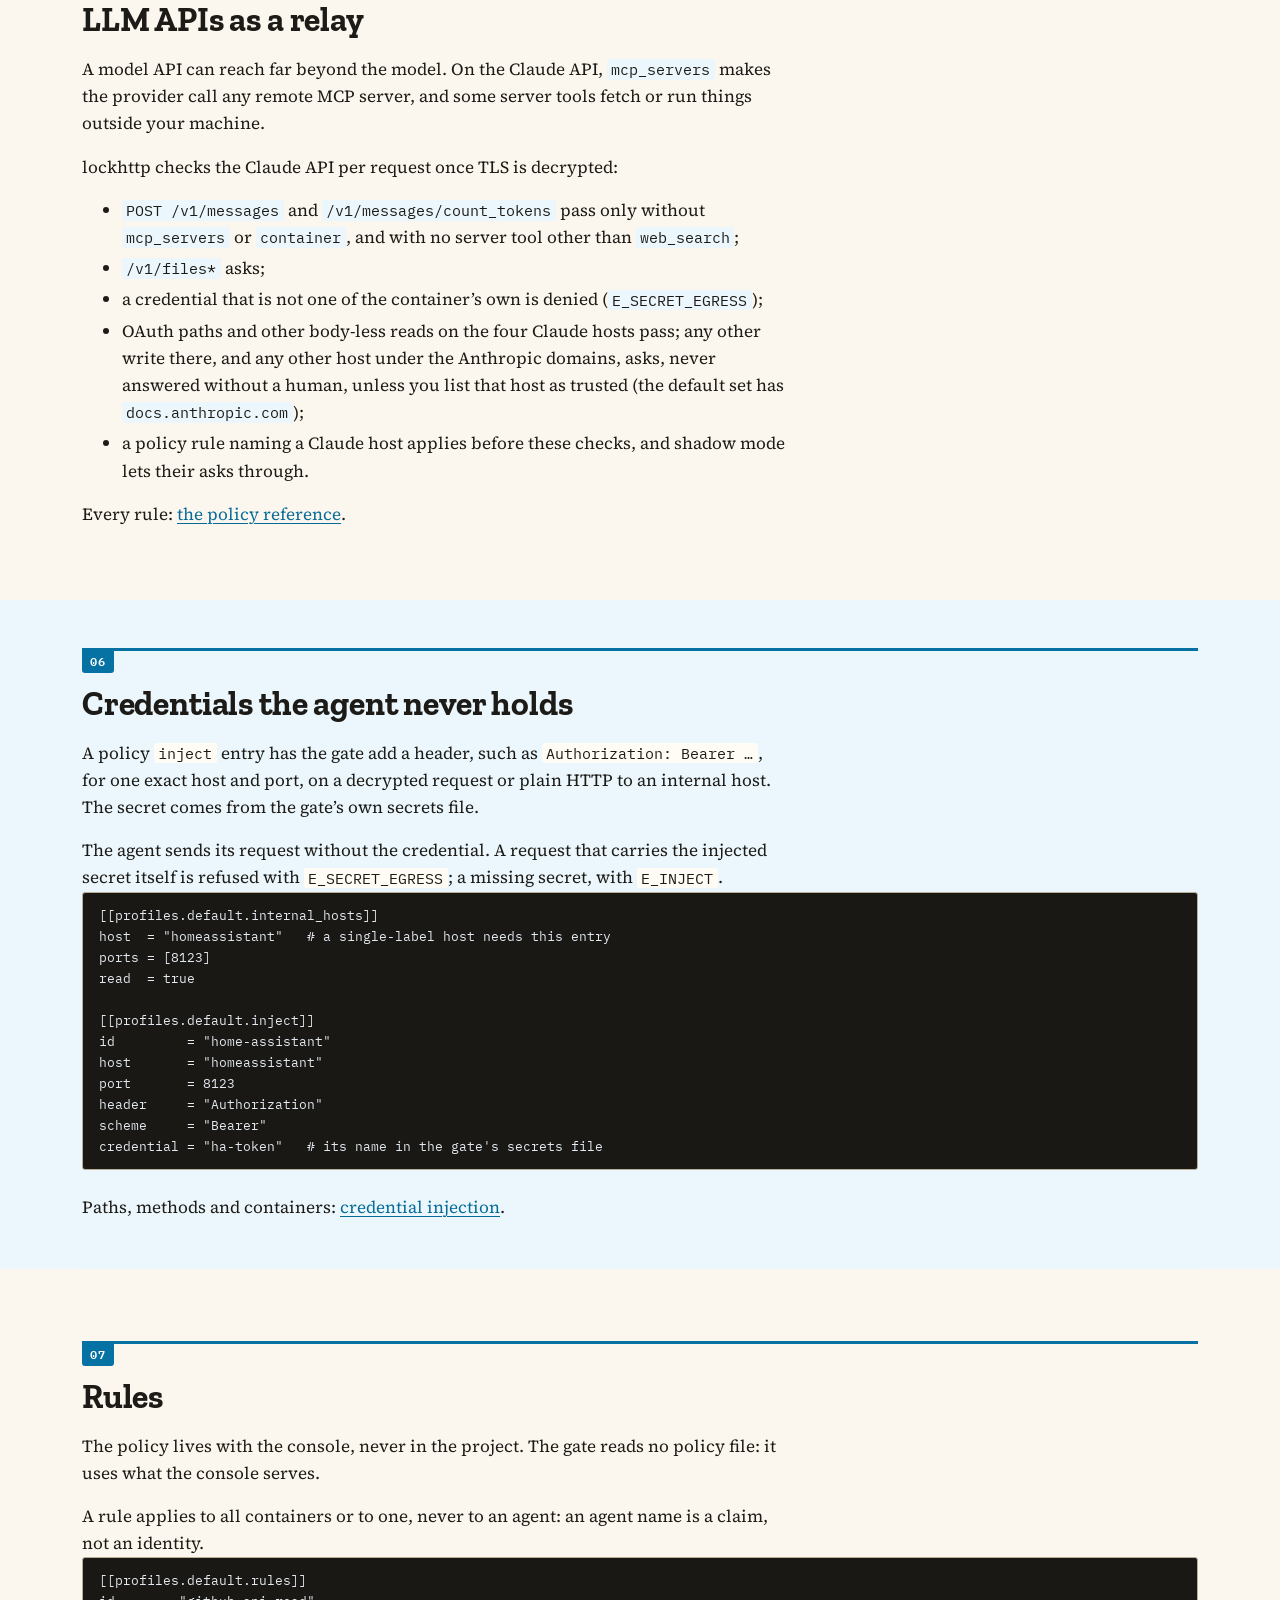
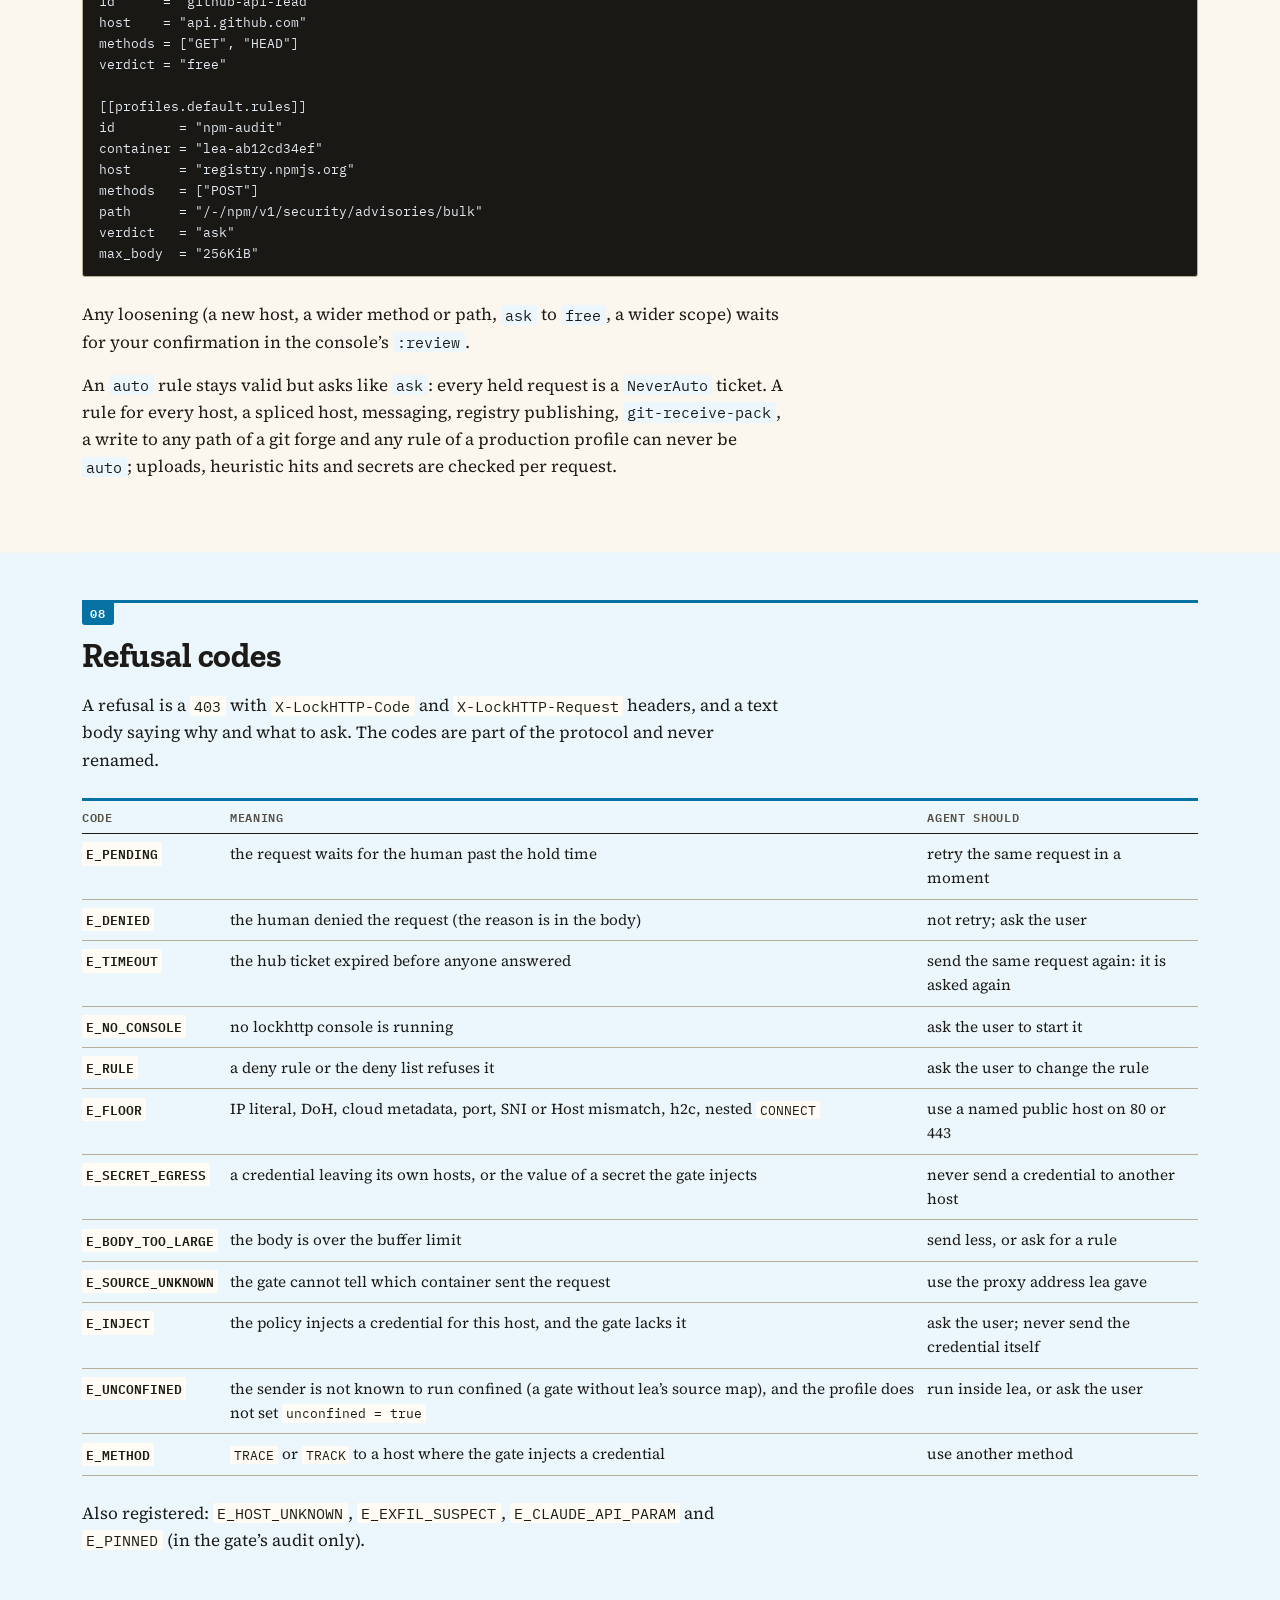
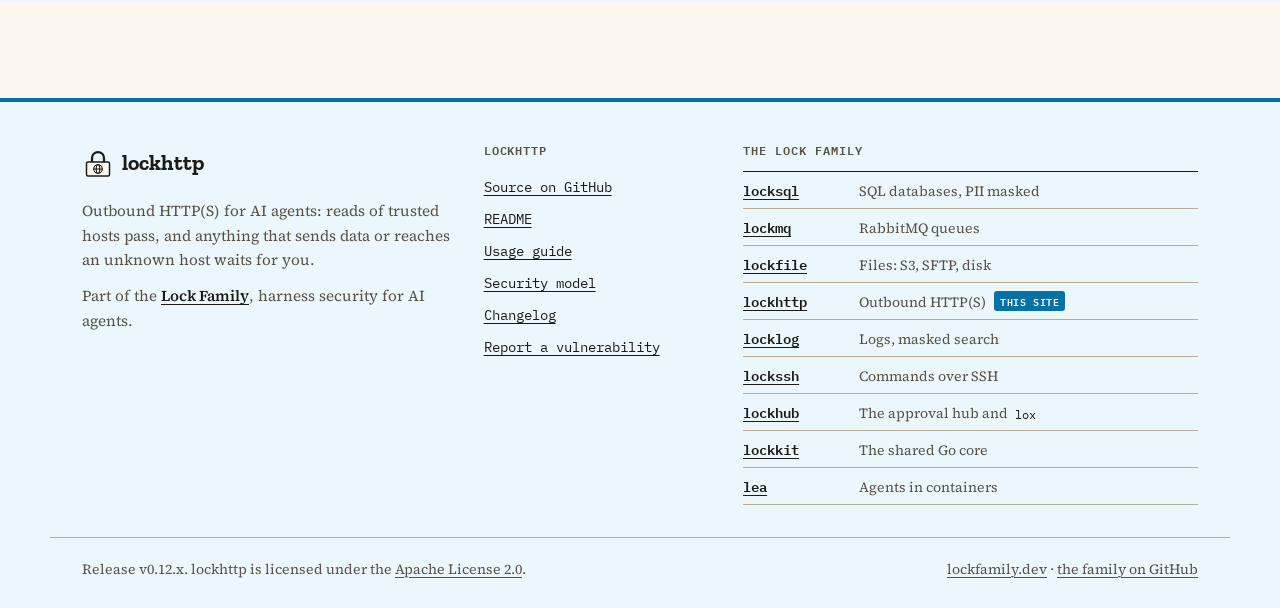
<file: site/how-it-works/index.html>
<!doctype html>
<html lang="en" data-accent="lockhttp">
<head>
  <meta charset="utf-8">
  <meta name="viewport" content="width=device-width, initial-scale=1">
  <title>How lockhttp works: gate, console, hub</title>
  <meta name="description" content="How lockhttp works: the gate decides each outbound request with the policy the console serves, and requests that need a human become signed tickets on lockhub.">
  <meta name="color-scheme" content="light dark">
  <meta name="theme-color" content="#fbf7ee" media="(prefers-color-scheme: light)">
  <meta name="theme-color" content="#1f1d26" media="(prefers-color-scheme: dark)">
  <link rel="canonical" href="https://lockhttp.com/how-it-works/">
  <meta property="og:type" content="website">
  <meta property="og:site_name" content="lockhttp">
  <meta property="og:title" content="How lockhttp works: gate, console, hub">
  <meta property="og:description" content="How lockhttp works: the gate decides each outbound request with the policy the console serves, and requests that need a human become signed tickets on lockhub.">
  <meta property="og:url" content="https://lockhttp.com/how-it-works/">
  <meta property="og:image" content="https://lockhttp.com/assets/og.png">
  <meta property="og:image:type" content="image/png">
  <meta property="og:image:width" content="1200">
  <meta property="og:image:height" content="630">
  <meta property="og:image:alt" content="lockhttp: your agent browses, you hold the key.">
  <meta property="og:locale" content="en_US">
  <meta name="twitter:card" content="summary_large_image">
  <meta name="twitter:title" content="How lockhttp works: gate, console, hub">
  <meta name="twitter:description" content="How lockhttp works: the gate decides each outbound request with the policy the console serves, and requests that need a human become signed tickets on lockhub.">
  <meta name="twitter:image" content="https://lockhttp.com/assets/og.png">
  <meta name="twitter:image:alt" content="lockhttp: your agent browses, you hold the key.">
  <link rel="icon" href="../assets/logo.svg" type="image/svg+xml">
  <link rel="apple-touch-icon" href="../assets/apple-touch-icon.png">
  <link rel="preload" href="../assets/fonts/zilla-slab-700.woff2" as="font" type="font/woff2" crossorigin>
  <link rel="preload" href="../assets/fonts/source-serif-4-400.woff2" as="font" type="font/woff2" crossorigin>
  <link rel="stylesheet" href="../assets/tokens.css">
  <link rel="stylesheet" href="../assets/lock-site.css">
  <script src="../assets/anchors.js" defer></script>
  <script src="../assets/copy.js" defer></script>
</head>
<body>
  <a class="skip-link" href="#main">Skip to content</a>
  <header class="site-header">
    <div class="wrap">
      <a class="brand" href="../"><img src="../assets/logo.svg" alt="" width="32" height="32"><span class="wordmark">lockhttp</span></a>
      <nav class="site-nav" aria-label="Main">
        <ul>
          <li><a href="../">Home</a></li>
          <li><a href="../install/">Install</a></li>
          <li><a href="../how-it-works/" aria-current="page">How it works</a></li>
          <li><a href="../security/">Security</a></li>
          <li><a href="../faq/">FAQ</a></li>
          <li><a href="https://github.com/DavidGodefroid/lockhttp">GitHub</a></li>
        </ul>
      </nav>
    </div>
  </header>
  <main id="main" tabindex="-1">
    <div class="wrap">

<p class="eyebrow">How it works</p>
<h1>How lockhttp works</h1>
<div class="prose">
  <p class="lead">Two planes on two sides of a boundary. Only the human side can say yes.</p>
  <p>The data plane, <code>lockhttp gate</code>, is a proxy beside lea’s proxy container. The control plane, <code>lockhttp console</code>, runs in a container of its own, under its own account: it serves the policy and asks you about every loosening.</p>
  <p>Requests that need a human become signed tickets on <a href="https://github.com/DavidGodefroid/lockhub">lockhub</a>. You answer them in <code>lox run</code>, <code>lox approve</code>, lea’s deck or a paired phone.</p>
</div>

<section aria-labelledby="layout">
  <h2 id="layout">Where each piece runs</h2>
  <pre tabindex="0" class="diagram" role="img" aria-label="Agent containers reach only the lockhttp gate, a container sharing the network namespace of lea's proxy container; the optional signer runs in its own container without a network and holds the CA key; the gate forwards to squid on loopback and the Internet; it reads the policy from the lockhttp console, which lox run runs in its own container, over a Unix socket in a volume only the gate and the console mount; for requests that need a human it asks lockhub, where you answer on a facade."><code> agent container  (internal network, no other route)
 ┌──────────────────────────────────────────────────────┐
 │ your agent · curl · git · npm · chromium             │
 │ HTTP(S)_PROXY=http://&lt;agent&gt;:&lt;token&gt;@lea-proxy:3130 │
 └──────────────────────────┬───────────────────────────┘
                            │ the only way out
 lea proxy network namespace  ▼  (the gate sidecar)
 ┌──────────────────────────────────────────────────────┐
 │ lockhttp gate :3130   (own uid, never 0)             │
 │   source → container · policy → FREE / ASK / DENY    │
 │   squid 127.0.0.1:3128 (network floor) ──▶ Internet  │
 └──────────────────────────┬───────────────────────────┘
                            │ Unix socket, volume &lt;project&gt;_&lt;lock&gt;-run:
                            │ the gate and the console only
 console container (lox run)▼
 ┌──────────────────────────────────────────────────────┐
 │ lockhttp console --profile &lt;profile&gt;                 │
 │   account lockhttp, home volume (approved policy)    │
 │   serves the policy · policy review · its own log    │
 └──────────────────────────────────────────────────────┘
 signer container  (optional, --network none, own uid)
   lockhttp signer: holds the CA key, signs the gate's leaves
 gate ──▶ lockhub (hub network: lea's proxy only)
   held request → signed ticket → you, on a facade</code></pre>
  <div class="prose">
    <p>The agent containers never see the console socket, and never join the hub’s network. The gate refuses the hub’s addresses as targets.</p>
    <p>The console authenticates the gate by its uid (<code>SO_PEERCRED</code>) and never goes on the network itself.</p>
  </div>
</section>

<section aria-labelledby="order">
  <h2 id="order">How a request is decided</h2>
  <p class="prose">The first step that decides wins:</p>
  <ol class="steps prose">
    <li><strong>Network floor</strong> (deny, cannot be loosened): IP literals, DNS over HTTPS, private ranges and metadata addresses, ports other than 80 and 443, an SNI that differs from the host, <code>Upgrade: h2c</code>, nested <code>CONNECT</code>.</li>
    <li><strong>Internal hosts</strong> you declared (CI, registry): decided at the domain, on their declared ports. Free only when you marked them <code>read</code>.</li>
    <li><strong>A single-use authorisation</strong>, left by an approval whose client had already given up.</li>
    <li><strong>Exfiltration heuristics</strong> (data in the URL, high-entropy values, unusual headers, known secrets, PII). Logged only by default; with <code>heuristics = "enforce"</code> a score of 3 or more asks.</li>
    <li><strong>Policy rules</strong>, from the most specific to the least.</li>
    <li><strong>Defaults:</strong> body-less reads of trusted hosts are free. Reads of unknown hosts, writes, uploads, messaging and WebSockets ask. A body over the buffer limit (10 MiB) is denied.</li>
  </ol>
  <p class="prose">The full evaluation order: the <a href="https://github.com/DavidGodefroid/lockhttp/blob/main/docs/policy.md#evaluation-order">policy reference</a>.</p>
</section>

<section aria-labelledby="life">
  <h2 id="life">The life of a held request</h2>
  <ol class="prose">
    <li>Agent → gate: <code>POST https://api.unknown.io/v1/upload</code></li>
    <li>Gate: source → container; policy → ask; body buffered (up to the limit)</li>
    <li>Gate → hub: a signed <code>NeverAuto</code> ticket with the summary, a masked preview, warnings and who asked (container, agent, task, session)</li>
    <li>Hub → you: the approval screen in <code>lox run</code> (or <code>lox approve</code>, lea’s deck, a paired phone)</li>
    <li>You → hub: <code>y</code>, or <code>n &lt;reason&gt;</code>. The hub signs the decision and the gate checks it.</li>
    <li>Gate → upstream: the held request on <code>y</code>, or <code>403 E_DENIED</code> with your reason</li>
  </ol>
  <div class="prose">
    <p>The gate holds a request for 60 s. If nobody answered by then, the agent gets <code>403 E_PENDING</code> and the ticket stays pending. Once you approve, the same request (same fingerprint) goes through once, within 10 minutes.</p>
    <p>Without a console, an ask is refused at once with <code>E_NO_CONSOLE</code>. Free traffic continues on the last approved policy.</p>
  </div>
</section>

<section aria-labelledby="tls">
  <h2 id="tls">HTTPS, with or without decryption</h2>
  <div class="table-wrap" role="region" aria-label="HTTPS without and with decryption" tabindex="0">
  <table>
  <thead><tr><th scope="col">Mode</th><th scope="col">What the gate sees</th><th scope="col">What you approve</th></tr></thead>
  <tbody>
  <tr><th scope="row">CONNECT + SNI (no CA)</th><td>host, port, SNI</td><td>A host for a container: <code>y</code> opens container × host × port for 10 minutes, <strong>reads and writes</strong>, content unseen. The screen says so.</td></tr>
  <tr><th scope="row">TLS decryption</th><td>method, path, headers, body</td><td>One request. A local CA, trusted only inside lea’s containers, is made per installation; <code>lockhttp signer</code> holds its key.</td></tr>
  </tbody>
  </table>
  </div>
  <p class="prose">Hosts in the policy’s <code>splice</code> list (clients that pin their certificates) and internal hosts are never decrypted. They are decided at the domain, and never answered without a human.</p>
</section>

<section aria-labelledby="relay">
  <h2 id="relay">LLM APIs as a relay</h2>
  <div class="prose">
    <p>A model API can reach far beyond the model. On the Claude API, <code>mcp_servers</code> makes the provider call any remote MCP server, and some server tools fetch or run things outside your machine.</p>
    <p>lockhttp checks the Claude API per request once TLS is decrypted:</p>
    <ul>
      <li><code>POST /v1/messages</code> and <code>/v1/messages/count_tokens</code> pass only without <code>mcp_servers</code> or <code>container</code>, and with no server tool other than <code>web_search</code>;</li>
      <li><code>/v1/files*</code> asks;</li>
      <li>a credential that is not one of the container’s own is denied (<code>E_SECRET_EGRESS</code>);</li>
      <li>OAuth paths and other body-less reads on the four Claude hosts pass; any other write there, and any other host under the Anthropic domains, asks, never answered without a human, unless you list that host as trusted (the default set has <code>docs.anthropic.com</code>);</li>
      <li>a policy rule naming a Claude host applies before these checks, and shadow mode lets their asks through.</li>
    </ul>
    <p>Every rule: <a href="https://github.com/DavidGodefroid/lockhttp/blob/main/docs/policy.md#claude-api">the policy reference</a>.</p>
  </div>
</section>

<section aria-labelledby="inject">
  <h2 id="inject">Credentials the agent never holds</h2>
  <div class="prose">
    <p>A policy <code>inject</code> entry has the gate add a header, such as <code>Authorization: Bearer …</code>, for one exact host and port, on a decrypted request or plain HTTP to an internal host. The secret comes from the gate’s own secrets file.</p>
    <p>The agent sends its request without the credential. A request that carries the injected secret itself is refused with <code>E_SECRET_EGRESS</code>; a missing secret, with <code>E_INJECT</code>.</p>
  </div>
  <pre tabindex="0"><code>[[profiles.default.internal_hosts]]
host  = "homeassistant"   # a single-label host needs this entry
ports = [8123]
read  = true

[[profiles.default.inject]]
id         = "home-assistant"
host       = "homeassistant"
port       = 8123
header     = "Authorization"
scheme     = "Bearer"
credential = "ha-token"   # its name in the gate's secrets file</code></pre>
  <p class="prose">Paths, methods and containers: <a href="https://github.com/DavidGodefroid/lockhttp/blob/main/docs/policy.md#credential-injection">credential injection</a>.</p>
</section>

<section aria-labelledby="policy">
  <h2 id="policy">Rules</h2>
  <div class="prose">
    <p>The policy lives with the console, never in the project. The gate reads no policy file: it uses what the console serves.</p>
    <p>A rule applies to all containers or to one, never to an agent: an agent name is a claim, not an identity.</p>
  </div>
  <pre tabindex="0"><code>[[profiles.default.rules]]
id      = "github-api-read"
host    = "api.github.com"
methods = ["GET", "HEAD"]
verdict = "free"

[[profiles.default.rules]]
id        = "npm-audit"
container = "lea-ab12cd34ef"
host      = "registry.npmjs.org"
methods   = ["POST"]
path      = "/-/npm/v1/security/advisories/bulk"
verdict   = "ask"
max_body  = "256KiB"</code></pre>
  <div class="prose">
    <p>Any loosening (a new host, a wider method or path, <code>ask</code> to <code>free</code>, a wider scope) waits for your confirmation in the console’s <code>:review</code>.</p>
    <p>An <code>auto</code> rule stays valid but asks like <code>ask</code>: every held request is a <code>NeverAuto</code> ticket. A rule for every host, a spliced host, messaging, registry publishing, <code>git-receive-pack</code>, a write to any path of a git forge and any rule of a production profile can never be <code>auto</code>; uploads, heuristic hits and secrets are checked per request.</p>
  </div>
</section>

<section aria-labelledby="refusals">
  <h2 id="refusals">Refusal codes</h2>
  <p class="prose">A refusal is a <code>403</code> with <code>X-LockHTTP-Code</code> and <code>X-LockHTTP-Request</code> headers, and a text body saying why and what to ask. The codes are part of the protocol and never renamed.</p>
  <div class="table-wrap" role="region" aria-label="Refusal codes" tabindex="0">
  <table>
  <thead><tr><th scope="col">Code</th><th scope="col">Meaning</th><th scope="col">Agent should</th></tr></thead>
  <tbody>
  <tr><th scope="row"><code>E_PENDING</code></th><td>the request waits for the human past the hold time</td><td>retry the same request in a moment</td></tr>
  <tr><th scope="row"><code>E_DENIED</code></th><td>the human denied the request (the reason is in the body)</td><td>not retry; ask the user</td></tr>
  <tr><th scope="row"><code>E_TIMEOUT</code></th><td>the hub ticket expired before anyone answered</td><td>send the same request again: it is asked again</td></tr>
  <tr><th scope="row"><code>E_NO_CONSOLE</code></th><td>no lockhttp console is running</td><td>ask the user to start it</td></tr>
  <tr><th scope="row"><code>E_RULE</code></th><td>a deny rule or the deny list refuses it</td><td>ask the user to change the rule</td></tr>
  <tr><th scope="row"><code>E_FLOOR</code></th><td>IP literal, DoH, cloud metadata, port, SNI or Host mismatch, h2c, nested <code>CONNECT</code></td><td>use a named public host on 80 or 443</td></tr>
  <tr><th scope="row"><code>E_SECRET_EGRESS</code></th><td>a credential leaving its own hosts, or the value of a secret the gate injects</td><td>never send a credential to another host</td></tr>
  <tr><th scope="row"><code>E_BODY_TOO_LARGE</code></th><td>the body is over the buffer limit</td><td>send less, or ask for a rule</td></tr>
  <tr><th scope="row"><code>E_SOURCE_UNKNOWN</code></th><td>the gate cannot tell which container sent the request</td><td>use the proxy address lea gave</td></tr>
  <tr><th scope="row"><code>E_INJECT</code></th><td>the policy injects a credential for this host, and the gate lacks it</td><td>ask the user; never send the credential itself</td></tr>
  <tr><th scope="row"><code>E_UNCONFINED</code></th><td>the sender is not known to run confined (a gate without lea’s source map), and the profile does not set <code>unconfined = true</code></td><td>run inside lea, or ask the user</td></tr>
  <tr><th scope="row"><code>E_METHOD</code></th><td><code>TRACE</code> or <code>TRACK</code> to a host where the gate injects a credential</td><td>use another method</td></tr>
  </tbody>
  </table>
  </div>
  <p class="prose">Also registered: <code>E_HOST_UNKNOWN</code>, <code>E_EXFIL_SUSPECT</code>, <code>E_CLAUDE_API_PARAM</code> and <code>E_PINNED</code> (in the gate’s audit only).</p>
</section>

    </div>
  </main>
  <footer class="site-footer">
    <div class="wrap footer-grid">
      <div class="footer-about">
        <a class="brand" href="../"><img src="../assets/logo.svg" alt="" width="32" height="32"><span class="wordmark">lockhttp</span></a>
        <p>Outbound HTTP(S) for AI agents: reads of trusted hosts pass, and anything that sends data or reaches an unknown host waits for you.</p>
        <p class="family-link">Part of the <a href="https://lockfamily.dev">Lock Family</a>, harness security for AI agents.</p>
      </div>
      <nav aria-labelledby="footer-lock">
        <h2 id="footer-lock">lockhttp</h2>
        <ul>
          <li><a href="https://github.com/DavidGodefroid/lockhttp">Source on GitHub</a></li>
          <li><a href="https://github.com/DavidGodefroid/lockhttp/blob/main/README.md">README</a></li>
          <li><a href="https://github.com/DavidGodefroid/lockhttp/blob/main/docs/usage.md">Usage guide</a></li>
          <li><a href="https://github.com/DavidGodefroid/lockhttp/blob/main/docs/security-model.md">Security model</a></li>
          <li><a href="https://github.com/DavidGodefroid/lockhttp/blob/main/CHANGELOG.md">Changelog</a></li>
          <li><a href="https://github.com/DavidGodefroid/lockhttp/blob/main/SECURITY.md">Report a vulnerability</a></li>
        </ul>
      </nav>
      <nav class="family-strip" aria-labelledby="footer-family">
        <h2 id="footer-family">The Lock Family</h2>
        <ul>
          <li data-lock="locksql"><a href="https://github.com/DavidGodefroid/locksql">locksql</a><span>SQL databases, PII masked</span></li>
          <li data-lock="lockmq"><a href="https://github.com/DavidGodefroid/lockmq">lockmq</a><span>RabbitMQ queues</span></li>
          <li data-lock="lockfile"><a href="https://github.com/DavidGodefroid/lockfile">lockfile</a><span>Files: S3, SFTP, disk</span></li>
          <li data-lock="lockhttp" aria-current="true"><a href="https://github.com/DavidGodefroid/lockhttp">lockhttp</a><span>Outbound HTTP(S)</span></li>
          <li data-lock="locklog"><a href="https://github.com/DavidGodefroid/locklog">locklog</a><span>Logs, masked search</span></li>
          <li data-lock="lockssh"><a href="https://github.com/DavidGodefroid/lockssh">lockssh</a><span>Commands over SSH</span></li>
          <li data-lock="lockhub"><a href="https://github.com/DavidGodefroid/lockhub">lockhub</a><span>The approval hub and <code>lox</code></span></li>
          <li data-lock="lockkit"><a href="https://github.com/DavidGodefroid/lockkit">lockkit</a><span>The shared Go core</span></li>
          <li data-lock="lea"><a href="https://github.com/DavidGodefroid/lea">lea</a><span>Agents in containers</span></li>
        </ul>
      </nav>
    </div>
    <div class="wrap footer-bottom">
      <p>Release v0.12.x. lockhttp is licensed under the <a href="https://github.com/DavidGodefroid/lockhttp/blob/main/LICENSE">Apache License 2.0</a>.</p>
      <p><a href="https://lockfamily.dev">lockfamily.dev</a> · <a href="https://github.com/DavidGodefroid/lockfamily">the family on GitHub</a></p>
    </div>
  </footer>
</body>
</html>
</file>
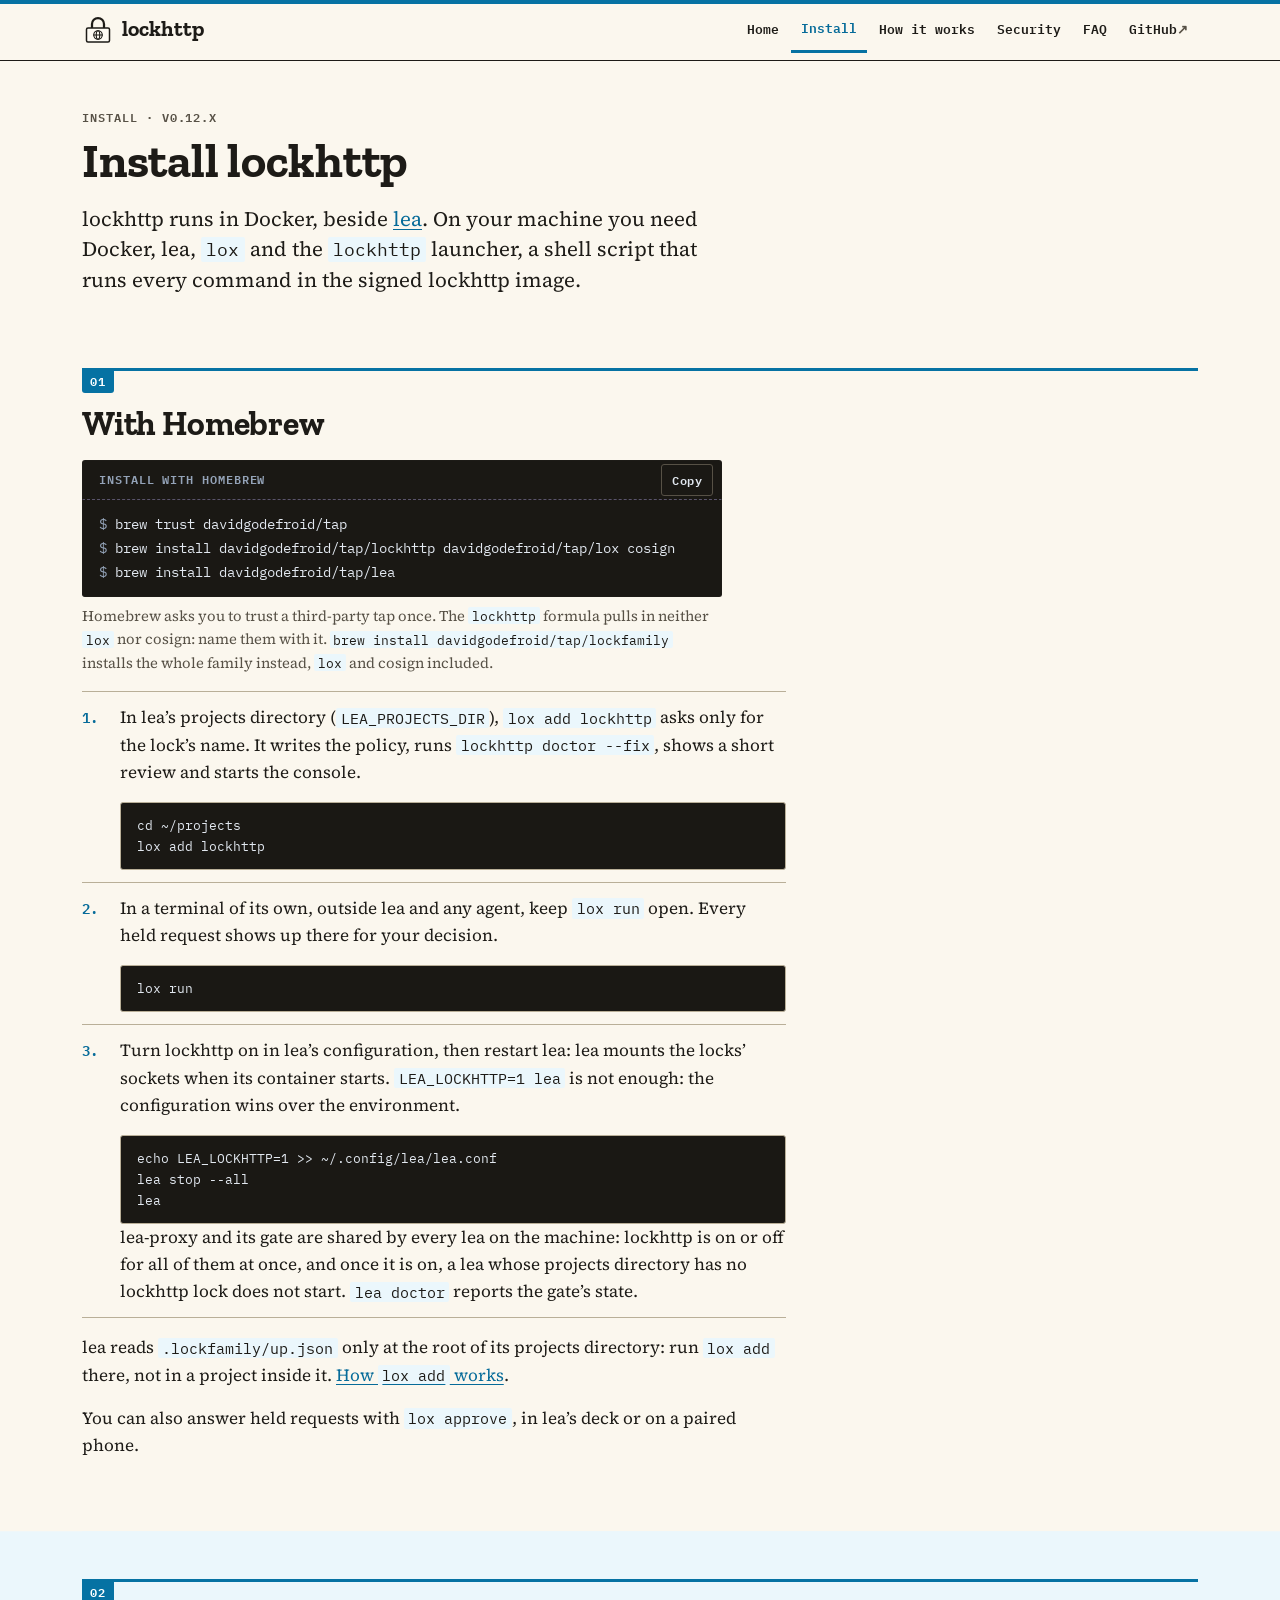
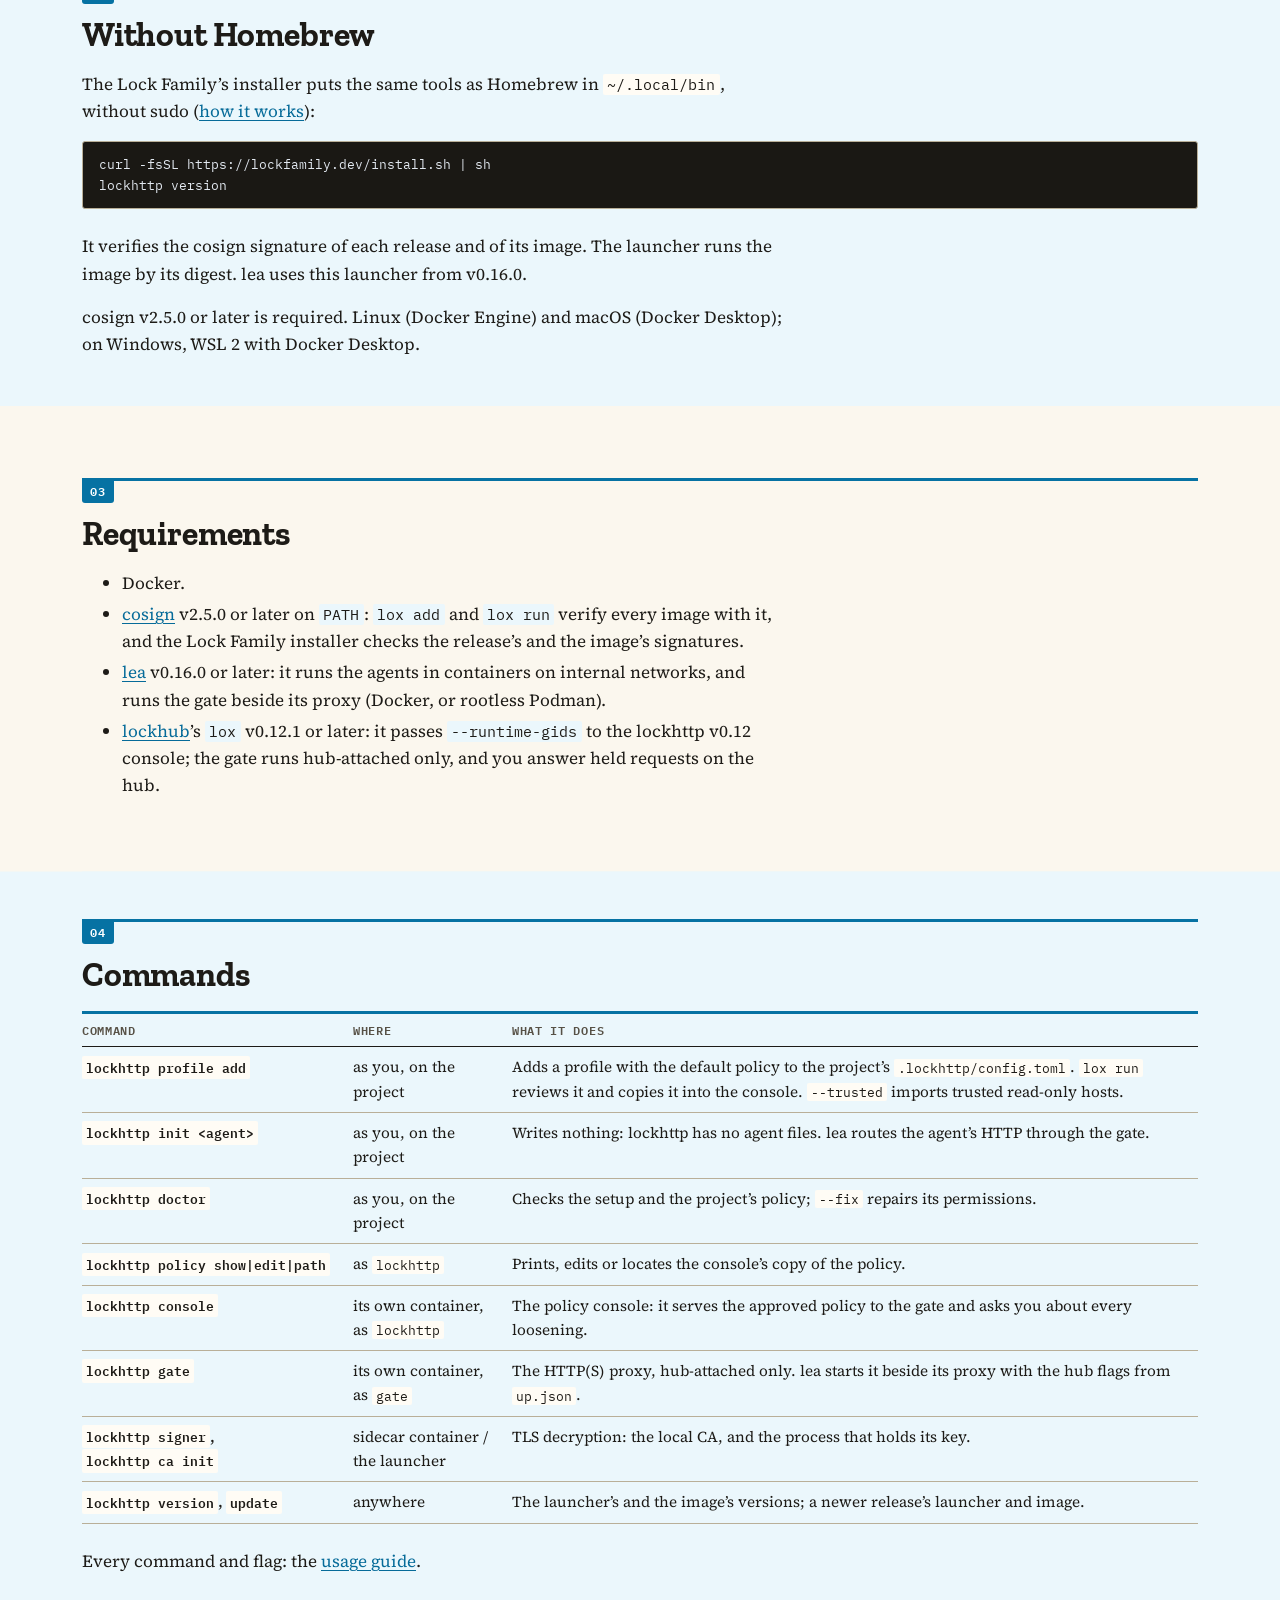
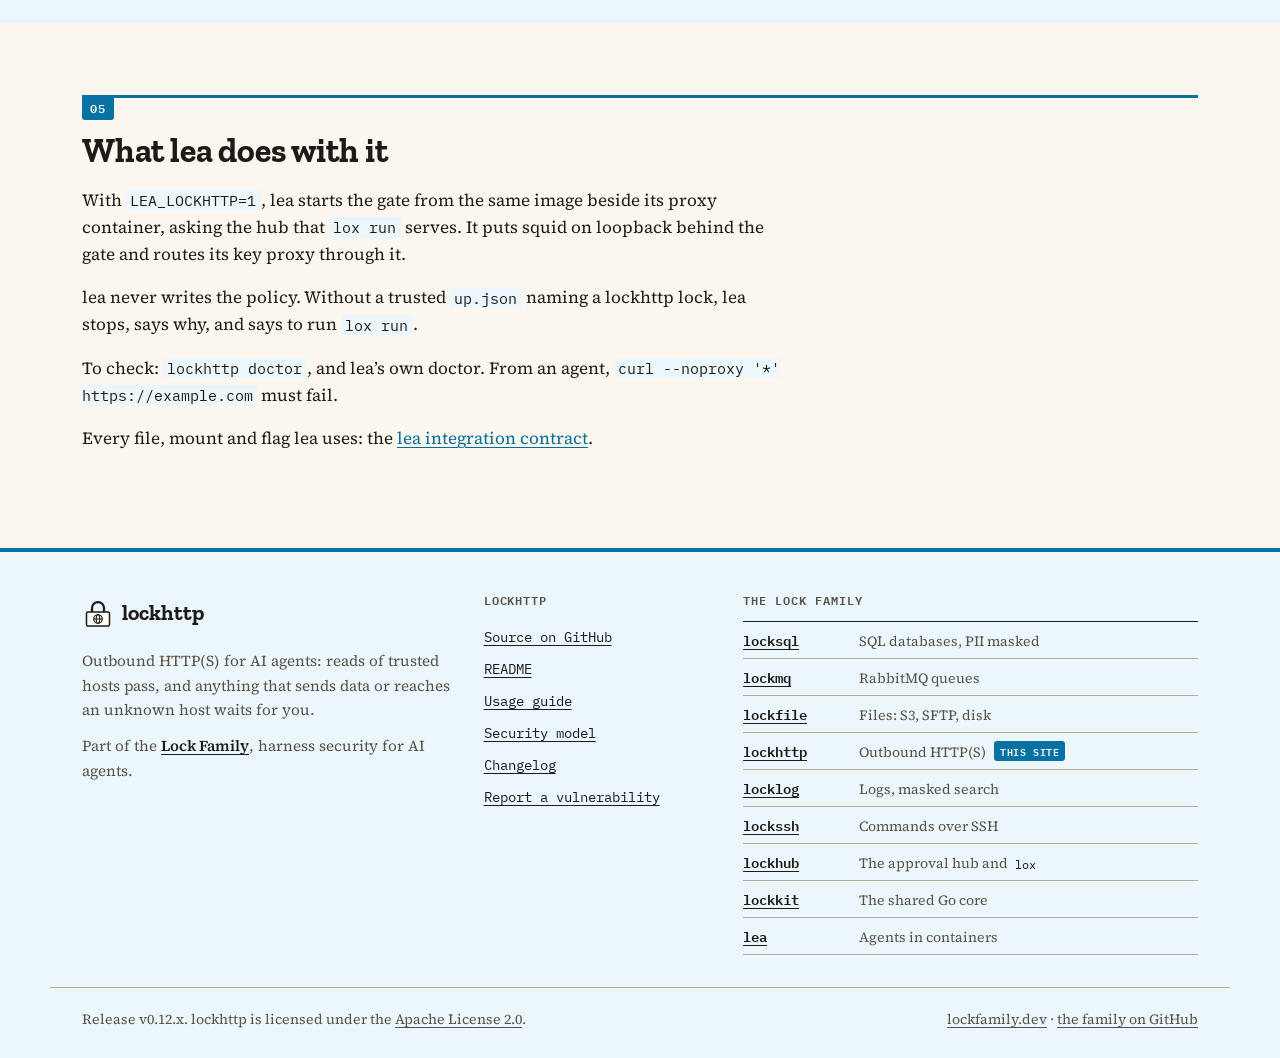
<file: site/install/index.html>
<!doctype html>
<html lang="en" data-accent="lockhttp">
<head>
  <meta charset="utf-8">
  <meta name="viewport" content="width=device-width, initial-scale=1">
  <title>Install lockhttp: Homebrew, lox add and lea</title>
  <meta name="description" content="Install lockhttp with Homebrew or the Lock Family installer, add the lock with lox add, answer held requests in lox run, and turn the gate on in lea.">
  <meta name="color-scheme" content="light dark">
  <meta name="theme-color" content="#fbf7ee" media="(prefers-color-scheme: light)">
  <meta name="theme-color" content="#1f1d26" media="(prefers-color-scheme: dark)">
  <link rel="canonical" href="https://lockhttp.com/install/">
  <meta property="og:type" content="website">
  <meta property="og:site_name" content="lockhttp">
  <meta property="og:title" content="Install lockhttp: Homebrew, lox add and lea">
  <meta property="og:description" content="Install lockhttp with Homebrew or the Lock Family installer, add the lock with lox add, answer held requests in lox run, and turn the gate on in lea.">
  <meta property="og:url" content="https://lockhttp.com/install/">
  <meta property="og:image" content="https://lockhttp.com/assets/og.png">
  <meta property="og:image:type" content="image/png">
  <meta property="og:image:width" content="1200">
  <meta property="og:image:height" content="630">
  <meta property="og:image:alt" content="lockhttp: your agent browses, you hold the key.">
  <meta property="og:locale" content="en_US">
  <meta name="twitter:card" content="summary_large_image">
  <meta name="twitter:title" content="Install lockhttp: Homebrew, lox add and lea">
  <meta name="twitter:description" content="Install lockhttp with Homebrew or the Lock Family installer, add the lock with lox add, answer held requests in lox run, and turn the gate on in lea.">
  <meta name="twitter:image" content="https://lockhttp.com/assets/og.png">
  <meta name="twitter:image:alt" content="lockhttp: your agent browses, you hold the key.">
  <link rel="icon" href="../assets/logo.svg" type="image/svg+xml">
  <link rel="apple-touch-icon" href="../assets/apple-touch-icon.png">
  <link rel="preload" href="../assets/fonts/zilla-slab-700.woff2" as="font" type="font/woff2" crossorigin>
  <link rel="preload" href="../assets/fonts/source-serif-4-400.woff2" as="font" type="font/woff2" crossorigin>
  <link rel="stylesheet" href="../assets/tokens.css">
  <link rel="stylesheet" href="../assets/lock-site.css">
  <script src="../assets/anchors.js" defer></script>
  <script src="../assets/copy.js" defer></script>
</head>
<body>
  <a class="skip-link" href="#main">Skip to content</a>
  <header class="site-header">
    <div class="wrap">
      <a class="brand" href="../"><img src="../assets/logo.svg" alt="" width="32" height="32"><span class="wordmark">lockhttp</span></a>
      <nav class="site-nav" aria-label="Main">
        <ul>
          <li><a href="../">Home</a></li>
          <li><a href="../install/" aria-current="page">Install</a></li>
          <li><a href="../how-it-works/">How it works</a></li>
          <li><a href="../security/">Security</a></li>
          <li><a href="../faq/">FAQ</a></li>
          <li><a href="https://github.com/DavidGodefroid/lockhttp">GitHub</a></li>
        </ul>
      </nav>
    </div>
  </header>
  <main id="main" tabindex="-1">
    <div class="wrap">

<p class="eyebrow">Install · v0.12.x</p>
<h1>Install lockhttp</h1>
<div class="prose">
  <p class="lead">lockhttp runs in Docker, beside <a href="https://github.com/DavidGodefroid/lea">lea</a>. On your machine you need Docker, lea, <code>lox</code> and the <code>lockhttp</code> launcher, a shell script that runs every command in the signed lockhttp image.</p>
</div>

<section aria-labelledby="homebrew">
  <h2 id="homebrew">With Homebrew</h2>
  <div class="install">
    <div class="install-head"><span>Install with Homebrew</span></div>
    <pre tabindex="0" aria-label="Install commands"><code><span class="cmd">brew trust davidgodefroid/tap</span>
<span class="cmd">brew install davidgodefroid/tap/lockhttp davidgodefroid/tap/lox cosign</span>
<span class="cmd">brew install davidgodefroid/tap/lea</span></code></pre>
    <p class="install-note">Homebrew asks you to trust a third-party tap once. The <code>lockhttp</code> formula pulls in neither <code>lox</code> nor cosign: name them with it. <code>brew install davidgodefroid/tap/lockfamily</code> installs the whole family instead, <code>lox</code> and cosign included.</p>
  </div>
  <ol class="steps prose">
    <li><p>In lea’s projects directory (<code>LEA_PROJECTS_DIR</code>), <code>lox add lockhttp</code> asks only for the lock’s name. It writes the policy, runs <code>lockhttp doctor --fix</code>, shows a short review and starts the console.</p>
      <pre tabindex="0"><code>cd ~/projects
lox add lockhttp</code></pre></li>
    <li><p>In a terminal of its own, outside lea and any agent, keep <code>lox run</code> open. Every held request shows up there for your decision.</p>
      <pre tabindex="0"><code>lox run</code></pre></li>
    <li><p>Turn lockhttp on in lea’s configuration, then restart lea: lea mounts the locks’ sockets when its container starts. <code>LEA_LOCKHTTP=1 lea</code> is not enough: the configuration wins over the environment.</p>
      <pre tabindex="0"><code>echo LEA_LOCKHTTP=1 &gt;&gt; ~/.config/lea/lea.conf
lea stop --all
lea</code></pre>
      <p>lea-proxy and its gate are shared by every lea on the machine: lockhttp is on or off for all of them at once, and once it is on, a lea whose projects directory has no lockhttp lock does not start. <code>lea doctor</code> reports the gate’s state.</p></li>
  </ol>
  <div class="prose">
    <p>lea reads <code>.lockfamily/up.json</code> only at the root of its projects directory: run <code>lox add</code> there, not in a project inside it. <a href="https://github.com/DavidGodefroid/lockhub/blob/main/docs/lox-add.md">How <code>lox add</code> works</a>.</p>
    <p>You can also answer held requests with <code>lox approve</code>, in lea’s deck or on a paired phone.</p>
  </div>
</section>

<section aria-labelledby="script">
  <h2 id="script">Without Homebrew</h2>
  <p class="prose">The Lock Family’s installer puts the same tools as Homebrew in <code>~/.local/bin</code>, without sudo (<a href="https://github.com/DavidGodefroid/lockfamily/blob/main/docs/install.md">how it works</a>):</p>
  <pre tabindex="0"><code>curl -fsSL https://lockfamily.dev/install.sh | sh
lockhttp version</code></pre>
  <div class="prose">
    <p>It verifies the cosign signature of each release and of its image. The launcher runs the image by its digest. lea uses this launcher from v0.16.0.</p>
    <p>cosign v2.5.0 or later is required. Linux (Docker Engine) and macOS (Docker Desktop); on Windows, WSL 2 with Docker Desktop.</p>
  </div>
</section>

<section aria-labelledby="requirements">
  <h2 id="requirements">Requirements</h2>
  <ul class="prose">
    <li>Docker.</li>
    <li><a href="https://docs.sigstore.dev/cosign/system_config/installation/">cosign</a> v2.5.0 or later on <code>PATH</code>: <code>lox add</code> and <code>lox run</code> verify every image with it, and the Lock Family installer checks the release’s and the image’s signatures.</li>
    <li><a href="https://github.com/DavidGodefroid/lea">lea</a> v0.16.0 or later: it runs the agents in containers on internal networks, and runs the gate beside its proxy (Docker, or rootless Podman).</li>
    <li><a href="https://github.com/DavidGodefroid/lockhub">lockhub</a>’s <code>lox</code> v0.12.1 or later: it passes <code>--runtime-gids</code> to the lockhttp v0.12 console; the gate runs hub-attached only, and you answer held requests on the hub.</li>
  </ul>
</section>

<section aria-labelledby="commands">
  <h2 id="commands">Commands</h2>
  <div class="table-wrap" role="region" aria-label="lockhttp commands" tabindex="0">
  <table>
  <thead><tr><th scope="col">Command</th><th scope="col">Where</th><th scope="col">What it does</th></tr></thead>
  <tbody>
  <tr><th scope="row"><code>lockhttp profile add</code></th><td>as you, on the project</td><td>Adds a profile with the default policy to the project’s <code>.lockhttp/config.toml</code>. <code>lox run</code> reviews it and copies it into the console. <code>--trusted</code> imports trusted read-only hosts.</td></tr>
  <tr><th scope="row"><code>lockhttp init &lt;agent&gt;</code></th><td>as you, on the project</td><td>Writes nothing: lockhttp has no agent files. lea routes the agent’s HTTP through the gate.</td></tr>
  <tr><th scope="row"><code>lockhttp doctor</code></th><td>as you, on the project</td><td>Checks the setup and the project’s policy; <code>--fix</code> repairs its permissions.</td></tr>
  <tr><th scope="row"><code>lockhttp policy show|edit|path</code></th><td>as <code>lockhttp</code></td><td>Prints, edits or locates the console’s copy of the policy.</td></tr>
  <tr><th scope="row"><code>lockhttp console</code></th><td>its own container, as <code>lockhttp</code></td><td>The policy console: it serves the approved policy to the gate and asks you about every loosening.</td></tr>
  <tr><th scope="row"><code>lockhttp gate</code></th><td>its own container, as <code>gate</code></td><td>The HTTP(S) proxy, hub-attached only. lea starts it beside its proxy with the hub flags from <code>up.json</code>.</td></tr>
  <tr><th scope="row"><code>lockhttp signer</code>, <code>lockhttp ca init</code></th><td>sidecar container / the launcher</td><td>TLS decryption: the local CA, and the process that holds its key.</td></tr>
  <tr><th scope="row"><code>lockhttp version</code>, <code>update</code></th><td>anywhere</td><td>The launcher’s and the image’s versions; a newer release’s launcher and image.</td></tr>
  </tbody>
  </table>
  </div>
  <p class="prose">Every command and flag: the <a href="https://github.com/DavidGodefroid/lockhttp/blob/main/docs/usage.md">usage guide</a>.</p>
</section>

<section aria-labelledby="setup">
  <h2 id="setup">What lea does with it</h2>
  <div class="prose">
    <p>With <code>LEA_LOCKHTTP=1</code>, lea starts the gate from the same image beside its proxy container, asking the hub that <code>lox run</code> serves. It puts squid on loopback behind the gate and routes its key proxy through it.</p>
    <p>lea never writes the policy. Without a trusted <code>up.json</code> naming a lockhttp lock, lea stops, says why, and says to run <code>lox run</code>.</p>
    <p>To check: <code>lockhttp doctor</code>, and lea’s own doctor. From an agent, <code>curl --noproxy '*' https://example.com</code> must fail.</p>
    <p>Every file, mount and flag lea uses: the <a href="https://github.com/DavidGodefroid/lockhttp/blob/main/docs/lea.md">lea integration contract</a>.</p>
  </div>
</section>

    </div>
  </main>
  <footer class="site-footer">
    <div class="wrap footer-grid">
      <div class="footer-about">
        <a class="brand" href="../"><img src="../assets/logo.svg" alt="" width="32" height="32"><span class="wordmark">lockhttp</span></a>
        <p>Outbound HTTP(S) for AI agents: reads of trusted hosts pass, and anything that sends data or reaches an unknown host waits for you.</p>
        <p class="family-link">Part of the <a href="https://lockfamily.dev">Lock Family</a>, harness security for AI agents.</p>
      </div>
      <nav aria-labelledby="footer-lock">
        <h2 id="footer-lock">lockhttp</h2>
        <ul>
          <li><a href="https://github.com/DavidGodefroid/lockhttp">Source on GitHub</a></li>
          <li><a href="https://github.com/DavidGodefroid/lockhttp/blob/main/README.md">README</a></li>
          <li><a href="https://github.com/DavidGodefroid/lockhttp/blob/main/docs/usage.md">Usage guide</a></li>
          <li><a href="https://github.com/DavidGodefroid/lockhttp/blob/main/docs/security-model.md">Security model</a></li>
          <li><a href="https://github.com/DavidGodefroid/lockhttp/blob/main/CHANGELOG.md">Changelog</a></li>
          <li><a href="https://github.com/DavidGodefroid/lockhttp/blob/main/SECURITY.md">Report a vulnerability</a></li>
        </ul>
      </nav>
      <nav class="family-strip" aria-labelledby="footer-family">
        <h2 id="footer-family">The Lock Family</h2>
        <ul>
          <li data-lock="locksql"><a href="https://github.com/DavidGodefroid/locksql">locksql</a><span>SQL databases, PII masked</span></li>
          <li data-lock="lockmq"><a href="https://github.com/DavidGodefroid/lockmq">lockmq</a><span>RabbitMQ queues</span></li>
          <li data-lock="lockfile"><a href="https://github.com/DavidGodefroid/lockfile">lockfile</a><span>Files: S3, SFTP, disk</span></li>
          <li data-lock="lockhttp" aria-current="true"><a href="https://github.com/DavidGodefroid/lockhttp">lockhttp</a><span>Outbound HTTP(S)</span></li>
          <li data-lock="locklog"><a href="https://github.com/DavidGodefroid/locklog">locklog</a><span>Logs, masked search</span></li>
          <li data-lock="lockssh"><a href="https://github.com/DavidGodefroid/lockssh">lockssh</a><span>Commands over SSH</span></li>
          <li data-lock="lockhub"><a href="https://github.com/DavidGodefroid/lockhub">lockhub</a><span>The approval hub and <code>lox</code></span></li>
          <li data-lock="lockkit"><a href="https://github.com/DavidGodefroid/lockkit">lockkit</a><span>The shared Go core</span></li>
          <li data-lock="lea"><a href="https://github.com/DavidGodefroid/lea">lea</a><span>Agents in containers</span></li>
        </ul>
      </nav>
    </div>
    <div class="wrap footer-bottom">
      <p>Release v0.12.x. lockhttp is licensed under the <a href="https://github.com/DavidGodefroid/lockhttp/blob/main/LICENSE">Apache License 2.0</a>.</p>
      <p><a href="https://lockfamily.dev">lockfamily.dev</a> · <a href="https://github.com/DavidGodefroid/lockfamily">the family on GitHub</a></p>
    </div>
  </footer>
</body>
</html>
</file>
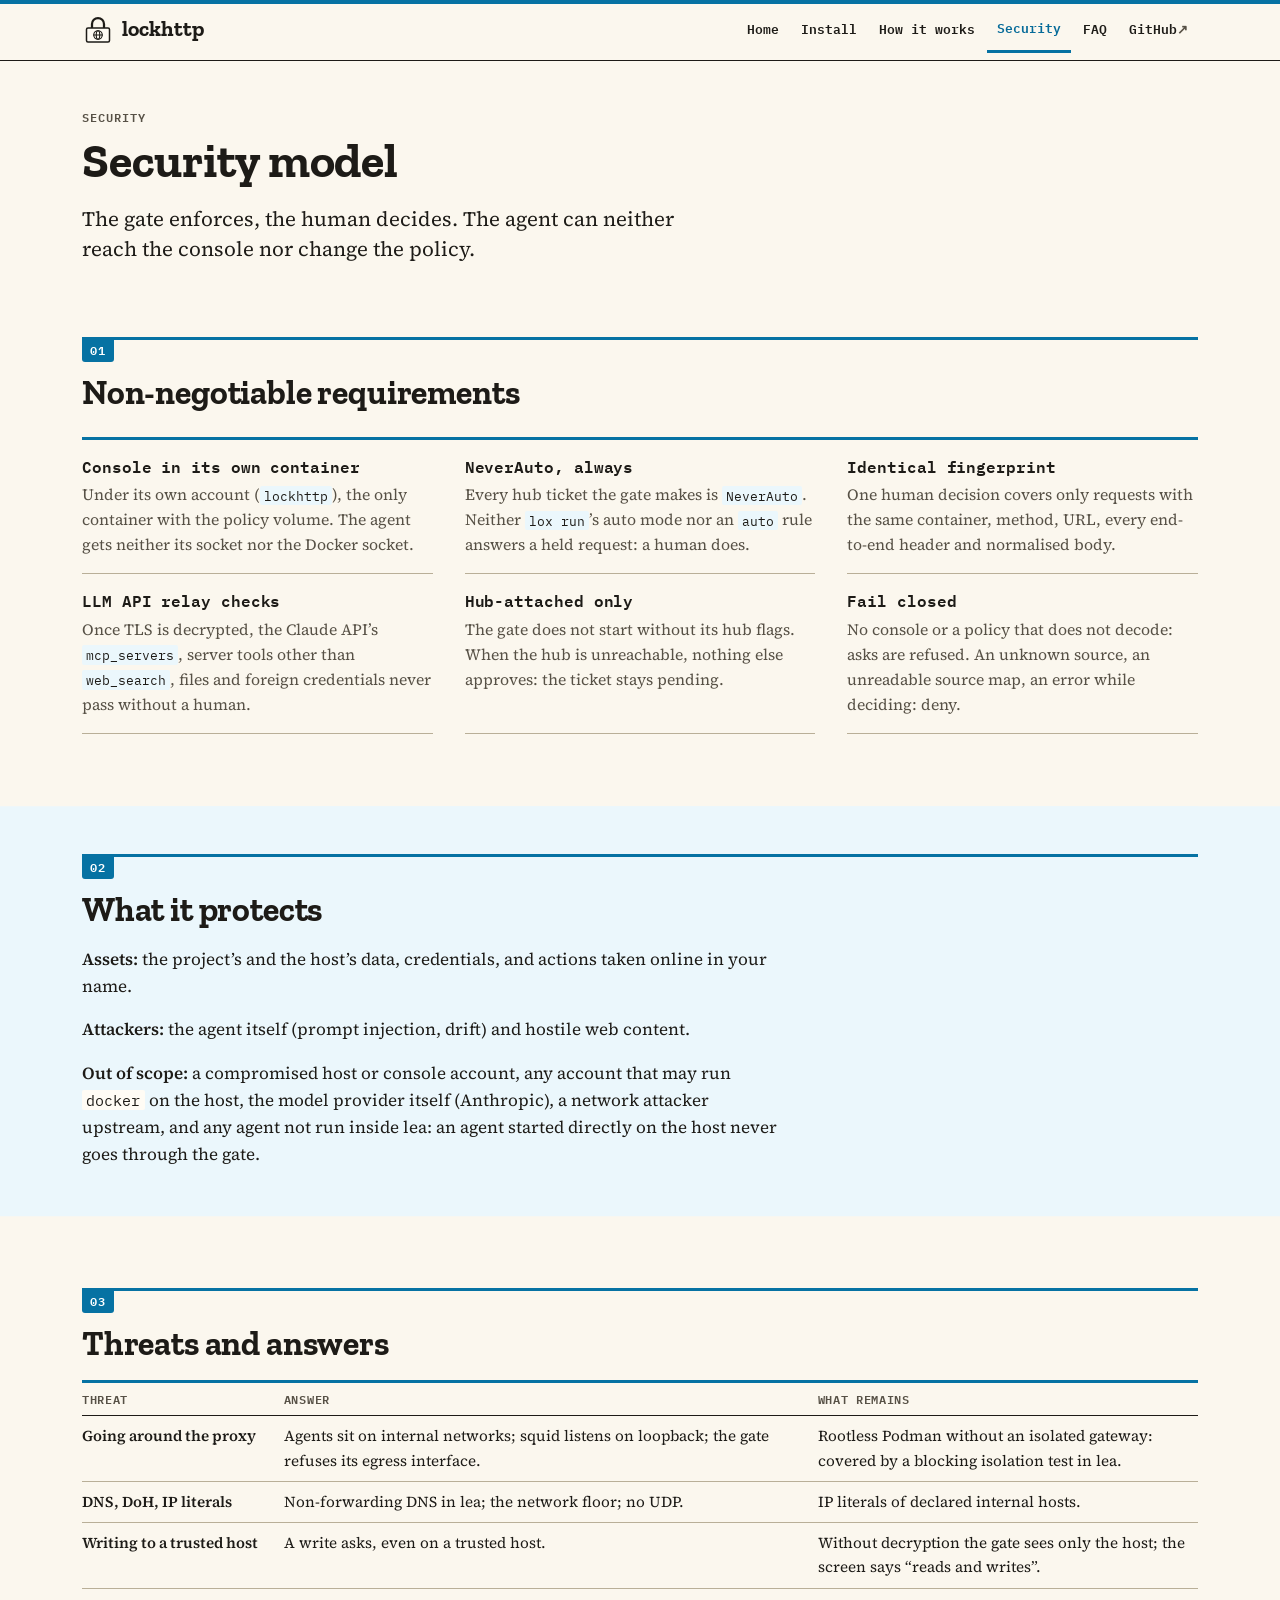
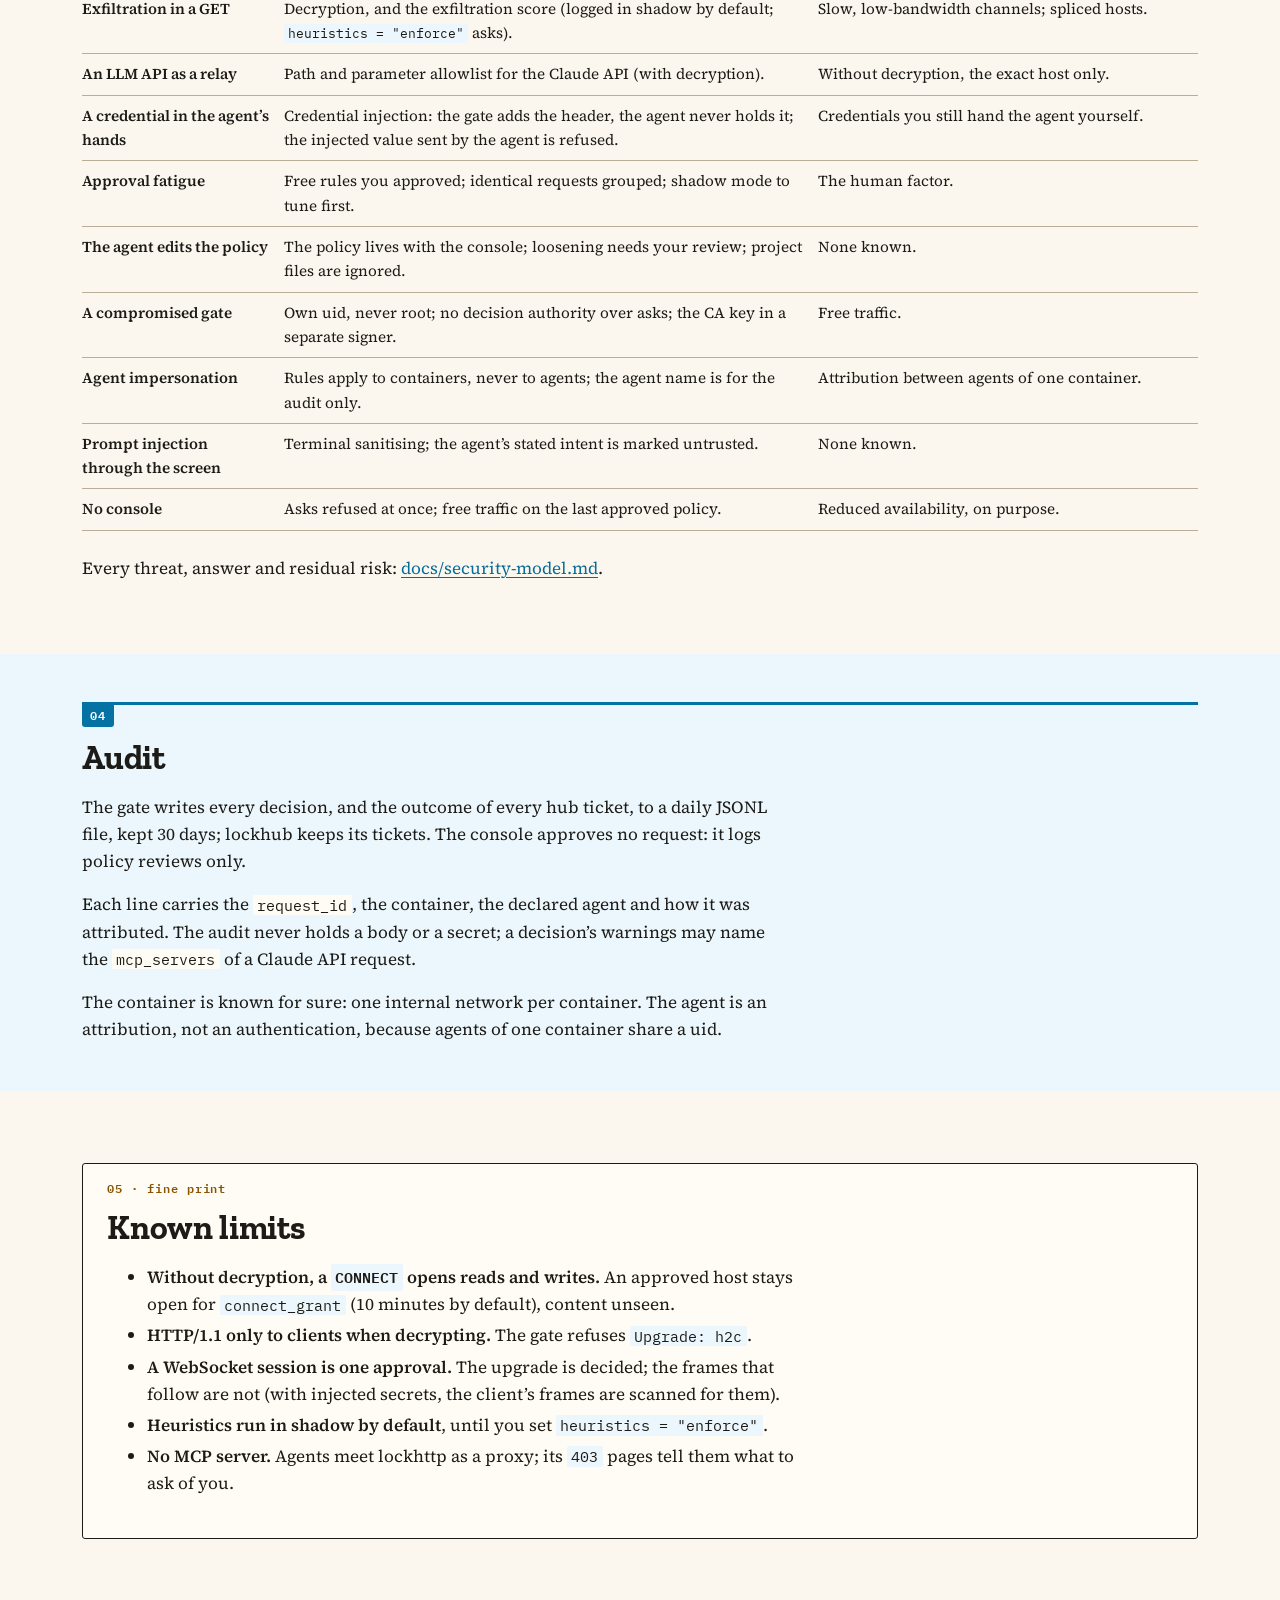
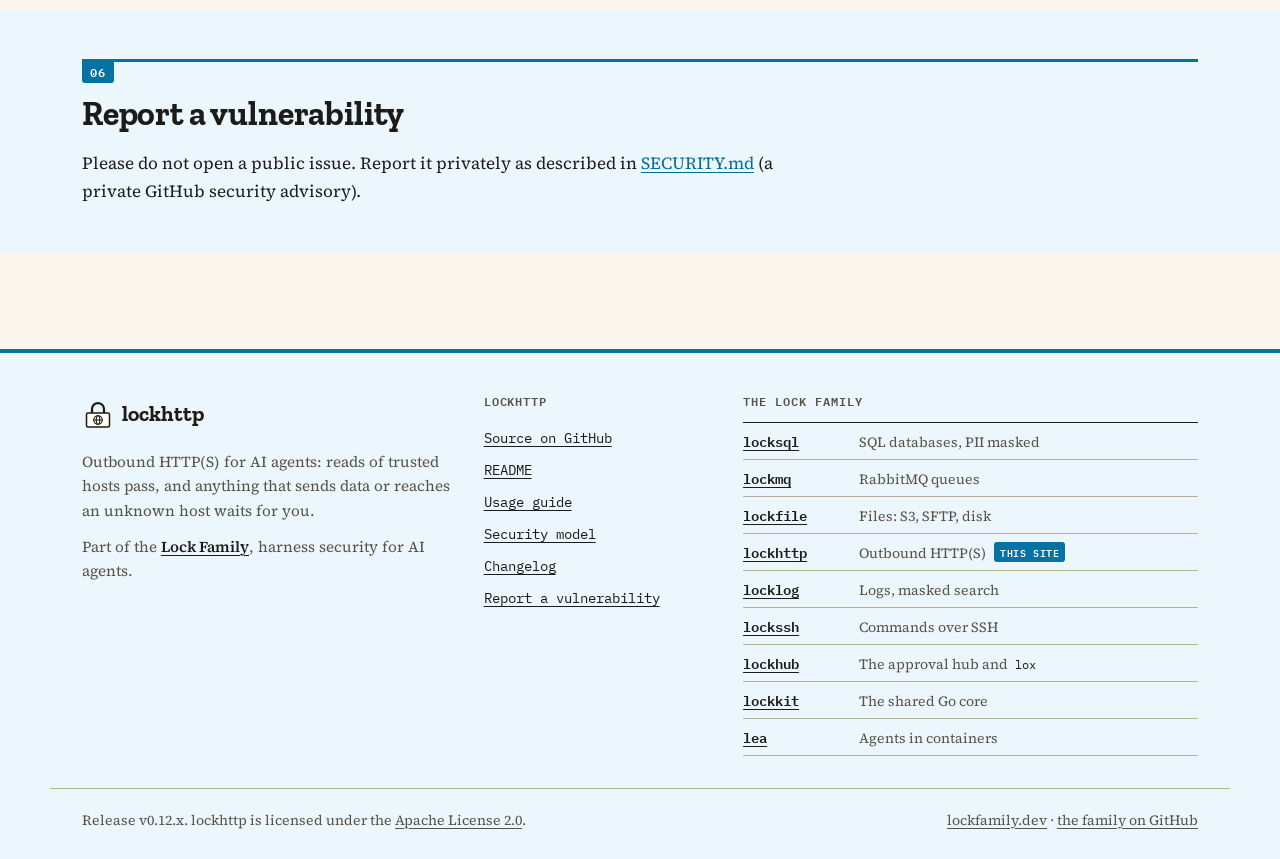
<file: site/security/index.html>
<!doctype html>
<html lang="en" data-accent="lockhttp">
<head>
  <meta charset="utf-8">
  <meta name="viewport" content="width=device-width, initial-scale=1">
  <title>lockhttp security model</title>
  <meta name="description" content="The lockhttp security model: what the gate enforces, what only a human can approve, the threats it answers and the risks that remain.">
  <meta name="color-scheme" content="light dark">
  <meta name="theme-color" content="#fbf7ee" media="(prefers-color-scheme: light)">
  <meta name="theme-color" content="#1f1d26" media="(prefers-color-scheme: dark)">
  <link rel="canonical" href="https://lockhttp.com/security/">
  <meta property="og:type" content="website">
  <meta property="og:site_name" content="lockhttp">
  <meta property="og:title" content="lockhttp security model">
  <meta property="og:description" content="The lockhttp security model: what the gate enforces, what only a human can approve, the threats it answers and the risks that remain.">
  <meta property="og:url" content="https://lockhttp.com/security/">
  <meta property="og:image" content="https://lockhttp.com/assets/og.png">
  <meta property="og:image:type" content="image/png">
  <meta property="og:image:width" content="1200">
  <meta property="og:image:height" content="630">
  <meta property="og:image:alt" content="lockhttp: your agent browses, you hold the key.">
  <meta property="og:locale" content="en_US">
  <meta name="twitter:card" content="summary_large_image">
  <meta name="twitter:title" content="lockhttp security model">
  <meta name="twitter:description" content="The lockhttp security model: what the gate enforces, what only a human can approve, the threats it answers and the risks that remain.">
  <meta name="twitter:image" content="https://lockhttp.com/assets/og.png">
  <meta name="twitter:image:alt" content="lockhttp: your agent browses, you hold the key.">
  <link rel="icon" href="../assets/logo.svg" type="image/svg+xml">
  <link rel="apple-touch-icon" href="../assets/apple-touch-icon.png">
  <link rel="preload" href="../assets/fonts/zilla-slab-700.woff2" as="font" type="font/woff2" crossorigin>
  <link rel="preload" href="../assets/fonts/source-serif-4-400.woff2" as="font" type="font/woff2" crossorigin>
  <link rel="stylesheet" href="../assets/tokens.css">
  <link rel="stylesheet" href="../assets/lock-site.css">
  <script src="../assets/anchors.js" defer></script>
  <script src="../assets/copy.js" defer></script>
</head>
<body>
  <a class="skip-link" href="#main">Skip to content</a>
  <header class="site-header">
    <div class="wrap">
      <a class="brand" href="../"><img src="../assets/logo.svg" alt="" width="32" height="32"><span class="wordmark">lockhttp</span></a>
      <nav class="site-nav" aria-label="Main">
        <ul>
          <li><a href="../">Home</a></li>
          <li><a href="../install/">Install</a></li>
          <li><a href="../how-it-works/">How it works</a></li>
          <li><a href="../security/" aria-current="page">Security</a></li>
          <li><a href="../faq/">FAQ</a></li>
          <li><a href="https://github.com/DavidGodefroid/lockhttp">GitHub</a></li>
        </ul>
      </nav>
    </div>
  </header>
  <main id="main" tabindex="-1">
    <div class="wrap">

<p class="eyebrow">Security</p>
<h1>Security model</h1>
<div class="prose">
  <p class="lead">The gate enforces, the human decides. The agent can neither reach the console nor change the policy.</p>
</div>

<section aria-labelledby="requirements">
  <h2 id="requirements">Non-negotiable requirements</h2>
  <ul class="cards">
    <li><h3>Console in its own container</h3><p>Under its own account (<code>lockhttp</code>), the only container with the policy volume. The agent gets neither its socket nor the Docker socket.</p></li>
    <li><h3>NeverAuto, always</h3><p>Every hub ticket the gate makes is <code>NeverAuto</code>. Neither <code>lox run</code>’s auto mode nor an <code>auto</code> rule answers a held request: a human does.</p></li>
    <li><h3>Identical fingerprint</h3><p>One human decision covers only requests with the same container, method, URL, every end-to-end header and normalised body.</p></li>
    <li><h3>LLM API relay checks</h3><p>Once TLS is decrypted, the Claude API’s <code>mcp_servers</code>, server tools other than <code>web_search</code>, files and foreign credentials never pass without a human.</p></li>
    <li><h3>Hub-attached only</h3><p>The gate does not start without its hub flags. When the hub is unreachable, nothing else approves: the ticket stays pending.</p></li>
    <li><h3>Fail closed</h3><p>No console or a policy that does not decode: asks are refused. An unknown source, an unreadable source map, an error while deciding: deny.</p></li>
  </ul>
</section>

<section aria-labelledby="scope">
  <h2 id="scope">What it protects</h2>
  <div class="prose">
    <p><strong>Assets:</strong> the project’s and the host’s data, credentials, and actions taken online in your name.</p>
    <p><strong>Attackers:</strong> the agent itself (prompt injection, drift) and hostile web content.</p>
    <p><strong>Out of scope:</strong> a compromised host or console account, any account that may run <code>docker</code> on the host, the model provider itself (Anthropic), a network attacker upstream, and any agent not run inside lea: an agent started directly on the host never goes through the gate.</p>
  </div>
</section>

<section aria-labelledby="threats">
  <h2 id="threats">Threats and answers</h2>
  <div class="table-wrap" role="region" aria-label="Threat model" tabindex="0">
  <table>
  <thead><tr><th scope="col">Threat</th><th scope="col">Answer</th><th scope="col">What remains</th></tr></thead>
  <tbody>
  <tr><th scope="row">Going around the proxy</th><td>Agents sit on internal networks; squid listens on loopback; the gate refuses its egress interface.</td><td>Rootless Podman without an isolated gateway: covered by a blocking isolation test in lea.</td></tr>
  <tr><th scope="row">DNS, DoH, IP literals</th><td>Non-forwarding DNS in lea; the network floor; no UDP.</td><td>IP literals of declared internal hosts.</td></tr>
  <tr><th scope="row">Writing to a trusted host</th><td>A write asks, even on a trusted host.</td><td>Without decryption the gate sees only the host; the screen says “reads and writes”.</td></tr>
  <tr><th scope="row">Exfiltration in a GET</th><td>Decryption, and the exfiltration score (logged in shadow by default; <code>heuristics = "enforce"</code> asks).</td><td>Slow, low-bandwidth channels; spliced hosts.</td></tr>
  <tr><th scope="row">An LLM API as a relay</th><td>Path and parameter allowlist for the Claude API (with decryption).</td><td>Without decryption, the exact host only.</td></tr>
  <tr><th scope="row">A credential in the agent’s hands</th><td>Credential injection: the gate adds the header, the agent never holds it; the injected value sent by the agent is refused.</td><td>Credentials you still hand the agent yourself.</td></tr>
  <tr><th scope="row">Approval fatigue</th><td>Free rules you approved; identical requests grouped; shadow mode to tune first.</td><td>The human factor.</td></tr>
  <tr><th scope="row">The agent edits the policy</th><td>The policy lives with the console; loosening needs your review; project files are ignored.</td><td>None known.</td></tr>
  <tr><th scope="row">A compromised gate</th><td>Own uid, never root; no decision authority over asks; the CA key in a separate signer.</td><td>Free traffic.</td></tr>
  <tr><th scope="row">Agent impersonation</th><td>Rules apply to containers, never to agents; the agent name is for the audit only.</td><td>Attribution between agents of one container.</td></tr>
  <tr><th scope="row">Prompt injection through the screen</th><td>Terminal sanitising; the agent’s stated intent is marked untrusted.</td><td>None known.</td></tr>
  <tr><th scope="row">No console</th><td>Asks refused at once; free traffic on the last approved policy.</td><td>Reduced availability, on purpose.</td></tr>
  </tbody>
  </table>
  </div>
  <p class="prose">Every threat, answer and residual risk: <a href="https://github.com/DavidGodefroid/lockhttp/blob/main/docs/security-model.md">docs/security-model.md</a>.</p>
</section>

<section aria-labelledby="audit">
  <h2 id="audit">Audit</h2>
  <div class="prose">
    <p>The gate writes every decision, and the outcome of every hub ticket, to a daily JSONL file, kept 30 days; lockhub keeps its tickets. The console approves no request: it logs policy reviews only.</p>
    <p>Each line carries the <code>request_id</code>, the container, the declared agent and how it was attributed. The audit never holds a body or a secret; a decision’s warnings may name the <code>mcp_servers</code> of a Claude API request.</p>
    <p>The container is known for sure: one internal network per container. The agent is an attribution, not an authentication, because agents of one container share a uid.</p>
  </div>
</section>

<section class="limits" aria-labelledby="limits">
  <h2 id="limits">Known limits</h2>
  <ul class="prose">
    <li><strong>Without decryption, a <code>CONNECT</code> opens reads and writes.</strong> An approved host stays open for <code>connect_grant</code> (10 minutes by default), content unseen.</li>
    <li><strong>HTTP/1.1 only to clients when decrypting.</strong> The gate refuses <code>Upgrade: h2c</code>.</li>
    <li><strong>A WebSocket session is one approval.</strong> The upgrade is decided; the frames that follow are not (with injected secrets, the client’s frames are scanned for them).</li>
    <li><strong>Heuristics run in shadow by default</strong>, until you set <code>heuristics = "enforce"</code>.</li>
    <li><strong>No MCP server.</strong> Agents meet lockhttp as a proxy; its <code>403</code> pages tell them what to ask of you.</li>
  </ul>
</section>

<section aria-labelledby="report">
  <h2 id="report">Report a vulnerability</h2>
  <p class="prose">Please do not open a public issue. Report it privately as described in <a href="https://github.com/DavidGodefroid/lockhttp/blob/main/SECURITY.md">SECURITY.md</a> (a private GitHub security advisory).</p>
</section>

    </div>
  </main>
  <footer class="site-footer">
    <div class="wrap footer-grid">
      <div class="footer-about">
        <a class="brand" href="../"><img src="../assets/logo.svg" alt="" width="32" height="32"><span class="wordmark">lockhttp</span></a>
        <p>Outbound HTTP(S) for AI agents: reads of trusted hosts pass, and anything that sends data or reaches an unknown host waits for you.</p>
        <p class="family-link">Part of the <a href="https://lockfamily.dev">Lock Family</a>, harness security for AI agents.</p>
      </div>
      <nav aria-labelledby="footer-lock">
        <h2 id="footer-lock">lockhttp</h2>
        <ul>
          <li><a href="https://github.com/DavidGodefroid/lockhttp">Source on GitHub</a></li>
          <li><a href="https://github.com/DavidGodefroid/lockhttp/blob/main/README.md">README</a></li>
          <li><a href="https://github.com/DavidGodefroid/lockhttp/blob/main/docs/usage.md">Usage guide</a></li>
          <li><a href="https://github.com/DavidGodefroid/lockhttp/blob/main/docs/security-model.md">Security model</a></li>
          <li><a href="https://github.com/DavidGodefroid/lockhttp/blob/main/CHANGELOG.md">Changelog</a></li>
          <li><a href="https://github.com/DavidGodefroid/lockhttp/blob/main/SECURITY.md">Report a vulnerability</a></li>
        </ul>
      </nav>
      <nav class="family-strip" aria-labelledby="footer-family">
        <h2 id="footer-family">The Lock Family</h2>
        <ul>
          <li data-lock="locksql"><a href="https://github.com/DavidGodefroid/locksql">locksql</a><span>SQL databases, PII masked</span></li>
          <li data-lock="lockmq"><a href="https://github.com/DavidGodefroid/lockmq">lockmq</a><span>RabbitMQ queues</span></li>
          <li data-lock="lockfile"><a href="https://github.com/DavidGodefroid/lockfile">lockfile</a><span>Files: S3, SFTP, disk</span></li>
          <li data-lock="lockhttp" aria-current="true"><a href="https://github.com/DavidGodefroid/lockhttp">lockhttp</a><span>Outbound HTTP(S)</span></li>
          <li data-lock="locklog"><a href="https://github.com/DavidGodefroid/locklog">locklog</a><span>Logs, masked search</span></li>
          <li data-lock="lockssh"><a href="https://github.com/DavidGodefroid/lockssh">lockssh</a><span>Commands over SSH</span></li>
          <li data-lock="lockhub"><a href="https://github.com/DavidGodefroid/lockhub">lockhub</a><span>The approval hub and <code>lox</code></span></li>
          <li data-lock="lockkit"><a href="https://github.com/DavidGodefroid/lockkit">lockkit</a><span>The shared Go core</span></li>
          <li data-lock="lea"><a href="https://github.com/DavidGodefroid/lea">lea</a><span>Agents in containers</span></li>
        </ul>
      </nav>
    </div>
    <div class="wrap footer-bottom">
      <p>Release v0.12.x. lockhttp is licensed under the <a href="https://github.com/DavidGodefroid/lockhttp/blob/main/LICENSE">Apache License 2.0</a>.</p>
      <p><a href="https://lockfamily.dev">lockfamily.dev</a> · <a href="https://github.com/DavidGodefroid/lockfamily">the family on GitHub</a></p>
    </div>
  </footer>
</body>
</html>
</file>
<file: site/assets/tokens.css>
/* Lock Family identity tokens: "the signed ticket".
   Fonts, colours, spacing for lockfamily.dev and the per-tool sites.
   Self-hosted fonts (SIL OFL 1.1, assets/fonts/), no third-party request.
   docs/identity.md documents every token; tests/test_site.py keeps the
   two in step and checks the WCAG AA contrast of the pairs it lists. */

@font-face {
  font-family: "Zilla Slab";
  src: url("fonts/zilla-slab-700.woff2") format("woff2");
  font-weight: 700; font-style: normal; font-display: swap;
}
@font-face {
  font-family: "Source Serif 4";
  src: url("fonts/source-serif-4-400.woff2") format("woff2");
  font-weight: 400; font-style: normal; font-display: swap;
}
@font-face {
  font-family: "Source Serif 4";
  src: url("fonts/source-serif-4-400-italic.woff2") format("woff2");
  font-weight: 400; font-style: italic; font-display: swap;
}
@font-face {
  font-family: "Source Serif 4";
  src: url("fonts/source-serif-4-600.woff2") format("woff2");
  font-weight: 600; font-style: normal; font-display: swap;
}
@font-face {
  font-family: "IBM Plex Mono";
  src: url("fonts/ibm-plex-mono-400.woff2") format("woff2");
  font-weight: 400; font-style: normal; font-display: swap;
}
@font-face {
  font-family: "IBM Plex Mono";
  src: url("fonts/ibm-plex-mono-600.woff2") format("woff2");
  font-weight: 600; font-style: normal; font-display: swap;
}

:root {
  /* type */
  --font-display: "Zilla Slab", "Rockwell", "Roboto Slab", Georgia, serif;
  --font-text: "Source Serif 4", "Iowan Old Style", "Palatino Linotype", Georgia, serif;
  --font-mono: "IBM Plex Mono", ui-monospace, SFMono-Regular, Menlo, Consolas, monospace;

  /* paper (light): a printed ticket on a desk */
  --paper: #fbf7ee;    /* page */
  --paper-2: #f3ecdd;  /* stub, neutral bands */
  --card: #fffcf5;     /* the ticket's face */
  --ink: #1d1b17;      /* text, logos */
  --ink-2: #575146;    /* secondary text, control borders */
  --rule: #b9af98;     /* ledger lines, perforations (decorative) */
  --sign: #1f4a9c;     /* signature ink: links, a human's decision */
  --stamp: #a8201a;    /* the denial stamp */
  --auto: #2d6a35;     /* approved by a rule */
  --asked: #8a5300;    /* waiting for you */
  --mask: #0e6158;     /* masked values, the hub */
  --agent: #2a55a8;    /* the agent's request */
  --accent: #2346d2; --on-accent: #ffffff; --accent-ink: #2346d2; --accent-tint: #ebeffc; --accent-stock: #c8d1f7; --accent-stock-2: #d4c8f7;
  --term-bg: #1a1814;  /* lox run: a real terminal, dark in both themes */
  --term-text: #e2e8f0;
  --term-dim: #94a3b8;

  /* space: a 4px base */
  --s-1: 4px; --s-2: 8px; --s-3: 12px; --s-4: 16px;
  --s-5: 24px; --s-6: 32px; --s-7: 48px; --s-8: 72px;
  --gutter: 16px;
  --measure: 40rem;
  --radius: 3px;       /* paper has corners */
  --rule-w: 1px;
  --perf: 2px dashed var(--rule);
  color-scheme: light;
}

/* dusk (dark): a dyed dark stock, lifted off black; cream ink stays warm */
@media (prefers-color-scheme: dark) {
  :root {
    --paper: #1f1d26;
    --paper-2: #282531;
    --card: #2f2c3a;
    --ink: #ede6d6;
    --ink-2: #bdb5a3;
    --rule: #5a546c;
    --sign: #a3bdff;
    --stamp: #ff9384;
    --auto: #7fcf8a;
    --asked: #e8b860;
    --mask: #6fd9c8;
    --agent: #89b4fa;
    --accent: #889cf0; --on-accent: #14120e; --accent-ink: #889cf0; --accent-tint: #202548; --accent-stock: #1d307c; --accent-stock-2: #2b1763;
    --term-bg: #121017;
    color-scheme: dark;
  }
}

@media (min-width: 768px) { :root { --gutter: 32px; } }

/* Product accents (site-kit/COLOUR.md). Put data-accent="<product>" on
   <html> (a Lock site) or on any element (one Lock's row on the family
   page); without it the family's cobalt applies.
   --accent        fills: buttons, chips, thick rules, the ticket's shadow
   --on-accent     text on --accent
   --accent-ink    the accent as text and links, AA on every ground below
   --accent-tint   a pale band or tile
   --accent-stock  the hero's coloured stock; -2 is the end of its wash */
/* accents:begin (generated by site-kit/tools/accents.py, do not edit by hand) */
[data-accent="lockfamily"] { --accent: #2346d2; --on-accent: #ffffff; --accent-ink: #2346d2; --accent-tint: #ebeffc; --accent-stock: #c8d1f7; --accent-stock-2: #d4c8f7; }
[data-accent="locksql"] { --accent: #6d35d8; --on-accent: #ffffff; --accent-ink: #6933cf; --accent-tint: #f1ebfc; --accent-stock: #d8c8f7; --accent-stock-2: #efc8f7; }
[data-accent="lockmq"] { --accent: #c9400a; --on-accent: #ffffff; --accent-ink: #ad3709; --accent-tint: #fcf0eb; --accent-stock: #f7d5c8; --accent-stock-2: #f7e6c8; }
[data-accent="lockfile"] { --accent: #c21f6a; --on-accent: #ffffff; --accent-ink: #af1c5f; --accent-tint: #fcebf3; --accent-stock: #f7c8dd; --accent-stock-2: #f7c8f0; }
[data-accent="lockhttp"] { --accent: #0672a3; --on-accent: #ffffff; --accent-ink: #066b99; --accent-tint: #ebf7fc; --accent-stock: #c8e8f7; --accent-stock-2: #c8f7f1; }
[data-accent="locklog"] { --accent: #1c7c3c; --on-accent: #ffffff; --accent-ink: #1b7a3b; --accent-tint: #ebfcf1; --accent-stock: #c8f7d7; --accent-stock-2: #d3f7c8; }
[data-accent="lockssh"] { --accent: #5d7500; --on-accent: #ffffff; --accent-ink: #5b7300; --accent-tint: #f8fceb; --accent-stock: #edf7c8; --accent-stock-2: #d5f7c8; }
[data-accent="lea"] { --accent: #9a2bb3; --on-accent: #ffffff; --accent-ink: #9128a8; --accent-tint: #f9ebfc; --accent-stock: #eec8f7; --accent-stock-2: #f7c8e8; }
[data-accent="lockhub"] { --accent: #0b7a70; --on-accent: #ffffff; --accent-ink: #0a7067; --accent-tint: #ebfcfa; --accent-stock: #c8f7f2; --accent-stock-2: #c8e5f7; }
[data-accent="lockkit"] { --accent: #9a5f00; --on-accent: #ffffff; --accent-ink: #885400; --accent-tint: #fcf5eb; --accent-stock: #f7e5c8; --accent-stock-2: #f7d3c8; }
@media (prefers-color-scheme: dark) {
  [data-accent="lockfamily"] { --accent: #889cf0; --on-accent: #14120e; --accent-ink: #889cf0; --accent-tint: #202548; --accent-stock: #1d307c; --accent-stock-2: #2b1763; }
  [data-accent="locksql"] { --accent: #ad8af0; --on-accent: #14120e; --accent-ink: #ad8af0; --accent-tint: #2f224a; --accent-stock: #3e1d7c; --accent-stock-2: #541660; }
  [data-accent="lockmq"] { --accent: #ef9f80; --on-accent: #14120e; --accent-ink: #ef9f80; --accent-tint: #412420; --accent-stock: #672f18; --accent-stock-2: #42300f; }
  [data-accent="lockfile"] { --accent: #f18dbb; --on-accent: #14120e; --accent-ink: #f18dbb; --accent-tint: #401d34; --accent-stock: #781c46; --accent-stock-2: #5a1550; }
  [data-accent="lockhttp"] { --accent: #80cdef; --on-accent: #14120e; --accent-ink: #80cdef; --accent-tint: #1a2e3f; --accent-stock: #15455b; --accent-stock-2: #0d3833; }
  [data-accent="locklog"] { --accent: #80efa5; --on-accent: #14120e; --accent-ink: #80efa5; --accent-tint: #1e302a; --accent-stock: #114a24; --accent-stock-2: #193b0e; }
  [data-accent="lockssh"] { --accent: #d8ef80; --on-accent: #14120e; --accent-ink: #d8ef80; --accent-tint: #2b2f1e; --accent-stock: #384210; --accent-stock-2: #1b3b0e; }
  [data-accent="lea"] { --accent: #df8df1; --on-accent: #14120e; --accent-ink: #df8df1; --accent-tint: #382042; --accent-stock: #671c78; --accent-stock-2: #5d1646; }
  [data-accent="lockhub"] { --accent: #80efe5; --on-accent: #14120e; --accent-ink: #80efe5; --accent-tint: #1b3035; --accent-stock: #104641; --accent-stock-2: #12364c; }
  [data-accent="lockkit"] { --accent: #efc580; --on-accent: #14120e; --accent-ink: #efc580; --accent-tint: #382a1e; --accent-stock: #533a13; --accent-stock-2: #562514; }
}
/* accents:end */
</file>
<file: site/assets/lock-site.css>
/* lock-site.css: the shared stylesheet of the Lock sites (locksql, lockmq,
   lockfile, lockhttp, locklog). Identical bytes in every Lock repo.

   The family identity, "a printed ticket that a human signs", on coloured
   stock: lockfamily/docs/identity.md and site-kit/COLOUR.md. Link
   tokens.css first (fonts, colours, space, the accents), then this file,
   and name the product once: <html data-accent="locksql">. No build step,
   no third-party request.

   It styles the shared shell (header, hero, install box, footer, family
   strip) and every content class the Lock sites use, under their old names,
   so a site migrates by swapping the stylesheet and its header, hero and
   footer, not by rewriting its pages. See the kit's KIT.md. */

/* ---------- base ---------- */

*, *::before, *::after { box-sizing: border-box; }
html { -webkit-text-size-adjust: 100%; text-size-adjust: 100%; }
body {
  margin: 0;
  background: var(--paper);
  color: var(--ink);
  font: 400 1.0625rem/1.6 var(--font-text);
  font-kerning: normal;
  overflow-wrap: break-word;
  overflow-x: hidden;
}
img, svg, video { max-width: 100%; height: auto; }
a { color: var(--accent-ink); text-underline-offset: 3px; text-decoration-thickness: 1px; }
a:hover { text-decoration-thickness: 2px; }
:focus-visible { outline: 3px solid var(--accent-ink); outline-offset: 3px; }
[id] { scroll-margin-top: 5rem; }

h1, h2, h3 {
  font-family: var(--font-display); font-weight: 700; line-height: 1.12;
  letter-spacing: -0.005em; text-wrap: balance;
}
h1 { font-size: clamp(2rem, 1.4rem + 2.6vw, 3rem); margin: var(--s-7) 0 var(--s-4); max-width: 24ch; }
h2 { font-size: clamp(1.5rem, 1.2rem + 1.2vw, 2.1rem); margin: var(--s-8) 0 var(--s-4); max-width: 30ch; }
h3 { font-size: 1.25rem; margin: var(--s-6) 0 var(--s-2); }
h1 code, h2 code, h3 code { font-size: 0.82em; font-weight: 600; }
p, ul, ol { margin: 0 0 var(--s-4); }
li + li { margin-top: var(--s-1); }
strong { font-weight: 600; }

code, kbd, pre { font-family: var(--font-mono); }
code { font-size: 0.86em; }
:not(pre) > code {
  padding: 0.05em 0.3em; border-radius: 2px;
  background: var(--accent-tint); color: var(--ink);
  overflow-wrap: anywhere;
}
kbd {
  display: inline-block; padding: 0 0.4em; line-height: 1.4; font-size: 0.86em;
  border: 1px solid var(--ink-2); border-bottom-width: 2px; border-radius: var(--radius);
  background: var(--card); color: var(--ink);
}

.wrap { width: 100%; max-width: 1180px; margin: 0 auto; padding: 0 var(--gutter); }
main { display: block; outline: none; padding-bottom: var(--s-7); counter-reset: clause; }
.prose { max-width: 44rem; }
.prose > :last-child { margin-bottom: 0; }

/* A printed form's label: mono, small, spaced capitals. */
.label, .eyebrow, caption, .site-footer h2 {
  font: 600 0.75rem/1.4 var(--font-mono); letter-spacing: 0.08em; text-transform: uppercase; color: var(--ink-2);
}

.visually-hidden {
  position: absolute !important; width: 1px; height: 1px; margin: -1px; padding: 0; border: 0;
  overflow: hidden; clip: rect(0 0 0 0); white-space: nowrap;
}
.skip-link {
  position: absolute; left: var(--s-2); top: -60px; z-index: 100;
  background: var(--ink); color: var(--paper); padding: var(--s-2) var(--s-3);
  font: 600 0.9rem var(--font-mono);
}
.skip-link:focus { top: var(--s-2); }

/* ---------- header: a ruled band, like a form's letterhead ---------- */

.site-header { position: sticky; top: 0; z-index: 50; background: var(--paper); border-bottom: 1px solid var(--ink); box-shadow: inset 0 4px 0 var(--accent); }
.site-header .wrap {
  display: flex; flex-wrap: wrap; align-items: center; justify-content: space-between;
  gap: 0 var(--s-5); min-height: 60px;
}
.brand {
  display: inline-flex; align-items: center; gap: var(--s-2); min-height: 44px;
  color: var(--ink); text-decoration: none; flex: none;
}
.brand img { width: 32px; height: 32px; }
.wordmark { font: 700 1.35rem/1 var(--font-display); letter-spacing: 0; color: var(--ink); }
.wordmark span { color: inherit; }
.brand:hover .wordmark { text-decoration: underline; text-decoration-thickness: 2px; text-underline-offset: 4px; }

.site-nav ul { display: flex; gap: 2px; margin: 0; padding: 0; list-style: none; }
.site-nav li + li { margin-top: 0; }
.site-nav a {
  display: inline-flex; align-items: center; min-height: 44px; padding: 0 10px;
  color: var(--ink); text-decoration: none; white-space: nowrap;
  font: 600 0.8rem/1.4 var(--font-mono);
  border-bottom: 2px solid transparent; margin-bottom: -1px;
}
.site-nav a:hover { color: var(--accent-ink); text-decoration: underline; }
.site-nav a[aria-current="page"] { border-bottom: 3px solid var(--accent); color: var(--accent-ink); }
.site-nav a[href^="http"]::after { content: " \2197"; color: var(--ink-2); }

/* Phones: the brand on one row, the navigation on a second row that scrolls
   sideways in its own box (a fade on the right edge hints at more links). */
@media (max-width: 47.99rem) {
  .site-header .wrap { padding-top: var(--s-1); }
  .site-nav { width: calc(100% + 2 * var(--gutter)); margin: 0 calc(-1 * var(--gutter)); border-top: 1px solid var(--rule); }
  .site-nav ul {
    overflow-x: auto; padding: 0 2.5rem 0 calc(var(--gutter) - 10px); scrollbar-width: none;
    -webkit-mask-image: linear-gradient(to right, #000 calc(100% - 2.5rem), transparent);
    mask-image: linear-gradient(to right, #000 calc(100% - 2.5rem), transparent);
  }
  .site-nav ul::-webkit-scrollbar { display: none; }
  .site-nav li { flex: none; }
}

/* ---------- page head (h1 of an inner page) ---------- */

main > .wrap > h1:first-child, main > .wrap > .eyebrow:first-child { margin-top: var(--s-7); }
main > .wrap > .eyebrow:first-child + h1 { margin-top: var(--s-2); }
.lead { font-size: clamp(1.1rem, 1rem + 0.35vw, 1.3rem); line-height: 1.5; max-width: 40rem; color: var(--ink); }
.prose .lead, .lead.prose { margin-bottom: var(--s-4); }

/* ---------- sections: numbered, like the clauses of a document ---------- */

main section > h2:not(.visually-hidden) { padding-top: 0; border-top: 3px solid var(--accent); max-width: none; }
/* The clause number: a tab in the product's colour, hanging from the rule. */
main section > h2:not(.visually-hidden)::before {
  counter-increment: clause; content: counter(clause, decimal-leading-zero);
  display: block; width: max-content; margin-bottom: var(--s-3); padding: 2px 8px 3px;
  border-radius: 0 0 var(--radius) var(--radius);
  background: var(--accent); color: var(--on-accent);
  font: 600 0.75rem/1.4 var(--font-mono); letter-spacing: 0.08em;
}

/* Every second section of a page sits on a band of the product's tint,
   edge to edge (the shadow paints the band, the clip keeps it in its row). */
main > .wrap > section:not(.hero):not(.limits):not(.demo-section):nth-of-type(even) {
  margin: var(--s-8) 0 0; padding: var(--s-7) 0;
  background: var(--accent-tint); box-shadow: 0 0 0 100vmax var(--accent-tint); clip-path: inset(0 -100vmax);
}
main > .wrap > section:not(.hero):not(.limits):not(.demo-section):nth-of-type(even) > h2 { margin-top: 0; }
main > .wrap > section:not(.hero):not(.limits):not(.demo-section):nth-of-type(even) > :last-child { margin-bottom: 0; }
main > .wrap > section:not(.hero):not(.limits):not(.demo-section):nth-of-type(even) :not(pre) > code { background: var(--card); }
main section > h2:not(.visually-hidden) > .heading-anchor { font-family: var(--font-mono); }

/* ---------- hero ---------- */

/* The hero is printed on the product's coloured stock, edge to edge, and
   ends on a perforation. --accent-stock is also its background-color, so a
   contrast check reads a flat colour under the wash. */
.hero {
  display: grid; gap: var(--s-6); align-items: start;
  position: relative; isolation: isolate;
  padding: clamp(var(--s-6), 6vw, var(--s-8)) 0 calc(var(--s-6) + 9px); margin-bottom: var(--s-6);
  background-color: var(--accent-stock);
  --notch: var(--accent-stock-2);
  --rule: color-mix(in srgb, var(--accent) 45%, transparent);
  --perf: 2px dashed var(--rule);
}
.hero::before, .hero::after { content: ""; position: absolute; left: 50%; width: 100vw; transform: translateX(-50%); }
.hero::before {
  z-index: -1; top: 0; bottom: 0;
  background: linear-gradient(180deg, var(--accent-stock) 0 40%, var(--accent-stock-2) 78% 100%);
}
.hero::after {
  bottom: -1px; height: 9px;
  background: radial-gradient(circle at 50% 100%, var(--paper) 5px, transparent 5.6px) 0 0 / 18px 9px repeat-x;
}
@media (min-width: 980px) {
  .hero::before { background: linear-gradient(100deg, var(--accent-stock) 0 36%, var(--accent-stock-2) 60% 100%); }
}
.hero :not(pre) > code { background: var(--card); }
.hero > * { min-width: 0; }
@media (min-width: 980px) {
  .hero:has(> .hero-aside) { grid-template-columns: minmax(0, 1.12fr) minmax(0, 1fr); gap: var(--s-7); }
}
.hero h1 { font-size: clamp(2.2rem, 1.3rem + 3.4vw, 3.6rem); line-height: 1.04; margin: var(--s-3) 0 var(--s-5); max-width: 16ch; }
.hero h1 .key { color: var(--accent-ink); }
.hero .lead { margin-bottom: var(--s-5); }
.hero .intro { color: var(--ink-2); max-width: 40rem; }
.hero-aside { margin: 0; }
@media (min-width: 980px) { .hero-aside { margin-top: var(--s-7); } }

.eyebrow { margin: 0; }
.eyebrow a { color: inherit; text-decoration: none; }
.eyebrow a:hover { color: var(--ink); text-decoration: underline; }
.badge {
  display: inline-block; margin-right: var(--s-2); padding: 2px 7px;
  border-radius: var(--radius);
  color: var(--on-accent); background: var(--accent); letter-spacing: 0.04em;
}

.actions { display: flex; flex-wrap: wrap; gap: var(--s-2); margin: var(--s-5) 0; }
.button {
  display: inline-flex; align-items: center; min-height: 44px; padding: 0 var(--s-4);
  border: 1px solid var(--ink); border-radius: var(--radius);
  background: var(--card); color: var(--ink); text-decoration: none;
  font: 600 0.85rem/1.2 var(--font-mono);
}
.button:hover { background: var(--accent-tint); text-decoration: underline; }
.button.primary { background: var(--accent); border-color: var(--accent); color: var(--on-accent); box-shadow: 3px 3px 0 var(--ink); }
.button.primary:hover { background: var(--accent); color: var(--on-accent); text-decoration: underline; box-shadow: 1px 1px 0 var(--ink); transform: translate(2px, 2px); }
.button:focus-visible { outline-color: var(--ink); }
.button[href^="http"]::after { content: "\00a0\2197"; }

/* One line under the hero: the family and its one hub. */
.hub-line, .family-line {
  max-width: 44rem; margin: 0; padding: var(--s-3) 0 0; border-top: var(--perf);
  color: var(--ink-2); font-size: 0.95rem;
}
.hub-line a, .family-line a { color: var(--ink); }
.hub-line code { background: var(--card); }

.facts { display: flex; flex-wrap: wrap; gap: var(--s-2); margin: var(--s-4) 0 0; padding: 0; list-style: none; }
.facts li {
  margin: 0; padding: 2px 8px; border: 1px solid var(--accent); border-radius: var(--radius);
  font: 0.78rem/1.6 var(--font-mono); color: var(--ink); background: var(--card);
}

/* ---------- install box: a terminal with a Copy button (assets/copy.js) ---------- */

.install { max-width: 40rem; margin: 0 0 var(--s-4); }
.install-head {
  display: flex; align-items: center; justify-content: space-between; gap: var(--s-3);
  min-height: 40px; padding: 0 var(--s-2) 0 var(--s-4);
  background: var(--term-bg); color: var(--term-dim);
  border: 1px solid var(--ink); border-bottom: 1px dashed #5a546c; border-radius: var(--radius) var(--radius) 0 0;
  font: 600 0.72rem/1.4 var(--font-mono); letter-spacing: 0.08em; text-transform: uppercase;
}
.install pre {
  margin: 0; border: 1px solid var(--ink); border-top: 0; border-radius: 0 0 var(--radius) var(--radius);
  font-size: 0.86rem; line-height: 1.75; padding: var(--s-3) var(--s-4);
}
.install .cmd::before { content: "$ "; color: var(--term-dim); user-select: none; -webkit-user-select: none; }
.install-note { margin: var(--s-2) 0 0; font-size: 0.92rem; color: var(--ink-2); }
.copy {
  display: inline-flex; align-items: center; gap: 6px; min-height: 32px; padding: 0 10px;
  border: 1px solid #575146; border-radius: var(--radius); background: transparent; color: var(--term-text);
  font: 600 0.75rem/1 var(--font-mono); letter-spacing: 0.04em; text-transform: none; cursor: pointer;
}
.copy:hover { border-color: var(--term-text); }
.copy:focus-visible { outline: 3px solid #a3bdff; outline-offset: 2px; }
.copy[data-state="done"] { color: #7fcf8a; border-color: #7fcf8a; }
.copy[data-state="fail"] { color: #e8b860; border-color: #e8b860; }

/* ---------- code, terminals, diagrams ---------- */

pre {
  margin: 0 0 var(--s-5); padding: var(--s-3) var(--s-4); max-width: 100%; overflow-x: auto;
  background: var(--term-bg); color: var(--term-text);
  border: 1px solid var(--rule); border-radius: var(--radius);
  font-size: 0.82rem; line-height: 1.6; tab-size: 4;
}
pre code { font-size: inherit; color: inherit; background: none; padding: 0; }
pre:focus-visible { outline-offset: 3px; }
pre.term { border-color: var(--ink); }
.cmt, .term .c { color: var(--term-dim); }
/* An ASCII diagram is a drawing on paper, not a terminal. */
pre.diagram {
  background: var(--card); color: var(--ink); border: 1px solid var(--ink);
  line-height: 1.2; font-size: 0.8rem;
  /* The family's Latin-subset mono has no box-drawing glyphs: a system mono
     that has them keeps the boxes aligned. */
  font-family: Menlo, Consolas, "DejaVu Sans Mono", "Liberation Mono", ui-monospace, monospace;
}

figure { margin: 0 0 var(--s-5); }
figcaption { margin-top: var(--s-2); font-size: 0.92rem; color: var(--ink-2); max-width: 44rem; }

blockquote {
  margin: var(--s-5) 0; padding: var(--s-2) 0 var(--s-2) var(--s-4); max-width: 44rem;
  border-left: 4px solid var(--accent);
  font: 400 italic 1.2rem/1.5 var(--font-text); color: var(--ink);
}
blockquote p { margin: 0; }

.notice {
  display: block; max-width: 44rem; margin: 0 0 var(--s-4); padding: var(--s-3) var(--s-4);
  background: var(--accent-tint); border: 1px solid var(--accent); border-left-width: 6px; border-radius: var(--radius);
  font-size: 0.98rem;
}
.notice > :last-child { margin-bottom: 0; }

/* ---------- the ticket (optional hero aside), from lockfamily ---------- */

.ticket { margin: 0; position: relative; }
.ticket-face, .ticket-stub { background: var(--card); border: 1px solid var(--ink); position: relative; box-shadow: 7px 7px 0 var(--accent); }
.ticket-face { padding: var(--s-4) var(--s-4) var(--s-5); border-bottom: 0; border-radius: var(--radius) var(--radius) 0 0; }
.ticket-stub {
  padding: var(--s-4); border-top: var(--perf); border-radius: 0 0 var(--radius) var(--radius);
  font-size: 0.92rem; color: var(--ink-2);
}
.ticket-stub p { margin: 0 0 var(--s-2); }
.ticket-stub p:last-child { margin: 0; }
.ticket-stub::before, .ticket-stub::after {
  content: ""; position: absolute; top: -11px; width: 20px; height: 20px; border-radius: 50%;
  background: var(--notch, var(--paper)); border: 1px solid var(--ink);
}
.ticket-stub::before { left: -11px; clip-path: inset(0 0 0 50%); }
.ticket-stub::after { right: -11px; clip-path: inset(0 50% 0 0); }
.ticket-head {
  display: flex; flex-wrap: wrap; justify-content: space-between; gap: var(--s-1) var(--s-3);
  margin: 0 0 var(--s-3); padding-bottom: var(--s-2); border-bottom: 2px solid var(--ink);
  font: 600 0.8rem/1.4 var(--font-mono); letter-spacing: 0.06em; text-transform: uppercase;
}
.ticket-fields { margin: 0; display: grid; grid-template-columns: repeat(2, minmax(0, 1fr)); gap: 0 var(--s-4); }
.ticket-fields > div { padding: var(--s-2) 0; border-bottom: 1px solid var(--rule); min-width: 0; }
.ticket-fields .wide { grid-column: 1 / -1; }
.ticket-fields dt { font: 600 0.7rem/1.4 var(--font-mono); letter-spacing: 0.08em; text-transform: uppercase; color: var(--ink-2); }
.ticket-fields dd { margin: 2px 0 0; font-size: 0.98rem; }
.ticket-fields code { font-size: 0.82rem; white-space: pre-wrap; background: none; padding: 0; }
.ticket figcaption { margin-top: var(--s-3); }
.masked { color: var(--mask); font-weight: 600; }
.stamp {
  display: inline-block; margin: var(--s-4) 0 0; padding: var(--s-1) var(--s-3);
  border: 3px double var(--sign); color: var(--sign); border-radius: var(--radius);
  font: 600 0.9rem/1.5 var(--font-mono); letter-spacing: 0.06em; text-transform: uppercase;
  transform: rotate(-3deg); transform-origin: left center;
  animation: stamp 0.5s cubic-bezier(.2, 1.4, .4, 1) 0.8s both;
}
.stamp.denied { border-color: var(--stamp); color: var(--stamp); }
.stamp kbd { text-transform: none; font-size: 0.85em; border-color: var(--sign); color: var(--sign); }
@keyframes stamp { from { opacity: 0; transform: rotate(-3deg) scale(1.6); } to { opacity: 1; transform: rotate(-3deg) scale(1); } }

/* ---------- demo (video, image, animated SVG) ---------- */

.demo-section { margin-top: var(--s-6); }
/* The demo spans the page column, never taller than the window minus the
   header, so it is seen whole. */
figure.demo {
  width: min(100%, calc((100vh - 7rem) * 1700 / 940));
  width: min(100%, calc((100svh - 7rem) * 1700 / 940));
  margin: 0 auto var(--s-5);
}
figure.demo video, figure.demo img {
  display: block; width: 100%; height: auto;
  border: 1px solid var(--ink); border-radius: var(--radius); background: var(--term-bg);
}
figure.demo video { aspect-ratio: 1700 / 940; }
figure.demo figcaption { margin: var(--s-3) auto 0; max-width: 46rem; text-align: center; }
.demo-link { display: block; border-radius: var(--radius); }
.demo-frame { border-radius: var(--radius); background: var(--term-bg); }
.demo-hint { display: none; }
@media (max-width: 40rem) {
  .demo-frame { overflow-x: auto; overscroll-behavior-x: contain; }
  .demo-frame img { width: 56.25rem; max-width: none; }
  .demo-hint { display: block; margin: var(--s-2) 0 0; color: var(--ink-2); font-size: 0.9rem; text-align: center; }
}

/* ---------- lists of things: ledgers (rows between rules), not cards ---------- */

.cards {
  display: grid; gap: 0 var(--s-6); margin: var(--s-5) 0 var(--s-4); padding: 0; list-style: none;
  grid-template-columns: repeat(auto-fill, minmax(min(100%, 20rem), 1fr));
  border-top: 3px solid var(--accent);
}
.cards.cols-3 { grid-template-columns: repeat(auto-fill, minmax(min(100%, 17rem), 1fr)); }
.cards > li {
  position: relative; margin: 0; padding: var(--s-4) 0 var(--s-4) 2.6rem;
  border-bottom: 1px solid var(--rule);
}
.cards .icon {
  position: absolute; left: 0; top: var(--s-4); width: 1.8rem; height: 1.8rem;
  display: grid; place-items: center; font-size: 1.05rem; line-height: 1;
  border: 1px solid var(--accent); border-radius: var(--radius); background: var(--accent-stock);
}
.cards > li:not(:has(.icon)) { padding-left: 0; }
.cards h3 { margin: 0 0 var(--s-1); font: 600 1rem/1.4 var(--font-mono); }
.cards h3 a { color: var(--ink); }
.cards p { margin: 0; color: var(--ink-2); font-size: 0.98rem; }
.cards p + p { margin-top: var(--s-2); }

/* The family as cards (older pages): name, line, "you are here". */
.cards.family { grid-template-columns: repeat(auto-fill, minmax(min(100%, 15rem), 1fr)); }
.cards.family > li[aria-current] h3 a { color: var(--ink); }
.here {
  display: inline-block; margin-left: var(--s-2); padding: 0 6px; vertical-align: 1px;
  border: 1px solid var(--ink); border-radius: var(--radius);
  font: 600 0.68rem/1.6 var(--font-mono); letter-spacing: 0.06em; text-transform: uppercase; color: var(--ink);
}

/* Numbered steps: a ledger with mono numbers. */
ol.steps { list-style: none; padding: 0; counter-reset: st; border-top: 1px solid var(--rule); }
ol.steps > li {
  counter-increment: st; position: relative; margin: 0;
  padding: var(--s-3) 0 var(--s-3) 2.4rem; border-bottom: 1px solid var(--rule);
}
ol.steps > li::before {
  content: counter(st) "."; position: absolute; left: 0; top: var(--s-3);
  font: 600 0.85rem/1.9 var(--font-mono); color: var(--accent-ink);
}
ol.steps > li > :last-child { margin-bottom: 0; }
ol.steps pre { margin: var(--s-2) 0 0; }

/* Further reading. */
.more { max-width: 44rem; border-top: 3px solid var(--accent); }
.more ul { list-style: none; margin: 0; padding: 0; }
.more li { margin: 0; padding: var(--s-3) 0; border-bottom: 1px solid var(--rule); }
.more a { font-family: var(--font-mono); font-weight: 600; font-size: 0.92rem; }
.link-line a { display: inline-flex; align-items: center; min-height: 44px; }

/* ---------- tables ---------- */

.prose + .table-wrap, p + .table-wrap { margin-top: var(--s-5); }
.table-wrap { max-width: 100%; overflow-x: auto; margin: 0 0 var(--s-5); border-top: 3px solid var(--accent); }
table { border-collapse: collapse; width: 100%; font-size: 0.95rem; }
caption { text-align: left; caption-side: top; padding: var(--s-2) 0; }
th, td { padding: var(--s-2) var(--s-3) var(--s-2) 0; text-align: left; vertical-align: top; border-bottom: 1px solid var(--rule); }
thead th {
  font: 600 0.72rem/1.4 var(--font-mono); letter-spacing: 0.06em; text-transform: uppercase; color: var(--ink-2);
  border-bottom: 1px solid var(--ink); vertical-align: bottom;
}
tbody th { font-weight: 600; }
tbody tr:hover { background: var(--accent-tint); }
.table-wrap code { white-space: nowrap; }
td.yes, td.no, td.partial { white-space: nowrap; font: 600 0.85rem/1.6 var(--font-mono); }
td.yes { color: var(--auto); }
td.no { color: var(--stamp); }
td.partial { color: var(--asked); }
td.yes::before { content: "\2713\00a0"; }
td.no::before { content: "\2715\00a0"; }
td.partial::before { content: "~\00a0"; }
.compare td { min-width: 7rem; }
.compare th[scope="row"] { min-width: 11rem; }
.engines td, .engines th { min-width: 9rem; }
.engines td:first-child, .engines th:first-child { min-width: 0; }

/* ---------- known limits: the fine print, kept in view ---------- */

.limits {
  margin: var(--s-8) 0 var(--s-5); padding: 0 var(--s-5) var(--s-5);
  background: var(--card); border: 1px solid var(--ink); border-radius: var(--radius);
}
main .limits > h2:not(.visually-hidden) { margin-top: 0; padding-top: var(--s-4); border-top: 0; }
main .limits > h2:not(.visually-hidden)::before {
  content: counter(clause, decimal-leading-zero) " \00b7  fine print";
  white-space: pre; padding: 0; background: none; color: var(--asked);
}
.limits h3 { font-size: 1.1rem; }
@media (max-width: 40rem) { .limits { padding: 0 var(--s-4) var(--s-4); } }

/* ---------- FAQ ---------- */

.faq { max-width: 46rem; border-top: 3px solid var(--accent); }
.faq > section { padding: var(--s-4) 0; border-bottom: 1px solid var(--rule); }
main .faq section > h2:not(.visually-hidden) {
  margin: 0 0 var(--s-2); padding: 0; border: 0; font-size: 1.2rem; line-height: 1.3;
}
main .faq section > h2:not(.visually-hidden)::before {
  display: inline; margin: 0 var(--s-2) 0 0; padding: 0; background: none; color: var(--accent-ink);
  content: "Q" counter(clause, decimal-leading-zero);
  font-size: 0.72rem; vertical-align: 2px;
}
.faq p { margin: 0; }
.faq p + p { margin-top: var(--s-2); }

/* ---------- section links (assets/anchors.js) ---------- */

.has-anchor { cursor: pointer; }
.heading-anchor {
  padding: 0.75rem 1.1rem; margin-left: calc(0.3em - 1.1rem);
  color: var(--ink-2); font: 600 0.7em var(--font-mono); text-decoration: none;
  opacity: 0; transition: opacity 0.15s ease;
}
.has-anchor:hover .heading-anchor, .heading-anchor:focus-visible { opacity: 1; color: var(--accent-ink); }
@media (hover: none) { .heading-anchor { opacity: 0.5; } }
.anchor-toast {
  position: fixed; left: 50%; bottom: var(--s-5); z-index: 60; transform: translateX(-50%);
  padding: var(--s-2) var(--s-3); border-radius: var(--radius);
  background: var(--ink); color: var(--paper); font: 600 0.85rem var(--font-mono);
  opacity: 0; pointer-events: none; transition: opacity 0.2s ease;
}
.anchor-toast:empty { display: none; }
.anchor-toast.is-visible { opacity: 1; }

/* ---------- footer: the family strip, the Lock's links, the licence ---------- */

.site-footer { margin-top: var(--s-7); border-top: 4px solid var(--accent); background: var(--accent-tint); font-size: 0.95rem; }
.site-footer .footer-grid { display: grid; gap: var(--s-6); padding-top: 40px; padding-bottom: var(--s-6); }
@media (min-width: 720px) { .site-footer .footer-grid { grid-template-columns: 1fr 1fr; } .footer-about { grid-column: 1 / -1; } }
@media (min-width: 1040px) { .site-footer .footer-grid { grid-template-columns: 1.3fr 0.8fr 1.6fr; } .footer-about { grid-column: auto; } }
.footer-about p { margin: var(--s-3) 0 0; color: var(--ink-2); max-width: 26rem; }
.footer-about .family-link a { color: var(--ink); font-weight: 600; }
.site-footer h2 { margin: 0 0 var(--s-3); }
.site-footer ul { list-style: none; margin: 0; padding: 0; }
.site-footer li { margin: 0; }
.site-footer li a { display: inline-flex; align-items: center; min-height: 32px; color: var(--ink); font: 0.88rem var(--font-mono); }
.family-strip ul { border-top: 1px solid var(--ink); }
.family-strip li {
  display: grid; grid-template-columns: 6.5rem minmax(0, 1fr); gap: 0 var(--s-3); align-items: baseline;
  padding: 2px 0; border-bottom: 1px solid var(--rule);
}
.family-strip li a { font-weight: 600; }
.family-strip li span { color: var(--ink-2); font-size: 0.88rem; }
.family-strip li[aria-current] span::after {
  content: "this site"; margin-left: var(--s-2); padding: 1px 6px; vertical-align: 1px;
  background: var(--accent); color: var(--on-accent); border-radius: var(--radius);
  font: 600 0.62rem/1.5 var(--font-mono); letter-spacing: 0.06em; text-transform: uppercase;
}
.footer-bottom {
  display: flex; flex-wrap: wrap; justify-content: space-between; gap: var(--s-2) var(--s-5);
  padding-top: 20px; padding-bottom: 28px; border-top: 1px solid var(--rule); color: var(--ink-2); font-size: 0.88rem;
}
.footer-bottom p { margin: 0; }
.footer-bottom a { color: inherit; }
/* Older footers: a plain list of links and lines. */
.site-footer > .wrap > ul { display: flex; flex-wrap: wrap; gap: 0 var(--s-5); padding-top: var(--s-5); }
.site-footer > .wrap > p { color: var(--ink-2); }

/* ---------- small screens, motion, print ---------- */

@media (max-width: 40rem) {
  h2 { margin-top: var(--s-7); }
  .hero h1 br { display: none; }
  .ticket-fields { grid-template-columns: 1fr; }
}
@media (prefers-reduced-motion: no-preference) { html { scroll-behavior: smooth; } }
@media (prefers-reduced-motion: reduce) {
  *, *::before, *::after { animation: none !important; transition: none !important; }
}
@media print {
  .site-header { position: static; }
  .site-nav, .skip-link, .actions, .copy { display: none; }
  pre { white-space: pre-wrap; }
}

/* ---------- decision words: approved by a rule, asked, denied ---------- */

.status {
  display: inline-block; padding: 0 6px; border: 1px solid currentColor; border-radius: var(--radius);
  font: 600 0.7rem/1.6 var(--font-mono); letter-spacing: 0.06em; text-transform: uppercase; white-space: nowrap;
}
.status.auto { color: var(--auto); }
.status.asked { color: var(--asked); }
.status.denied { color: var(--stamp); }
.status.you { color: var(--sign); }
.ticket-fields dd .status { margin-right: var(--s-2); }
.ticket-fields dd .note { display: block; margin-top: 2px; color: var(--ink-2); font-size: 0.9rem; }
@media (max-width: 40rem) {
  /* Long commands wrap instead of hiding behind a scroll on a phone. */
  .install pre { white-space: pre-wrap; overflow-wrap: anywhere; }
}
</file>
